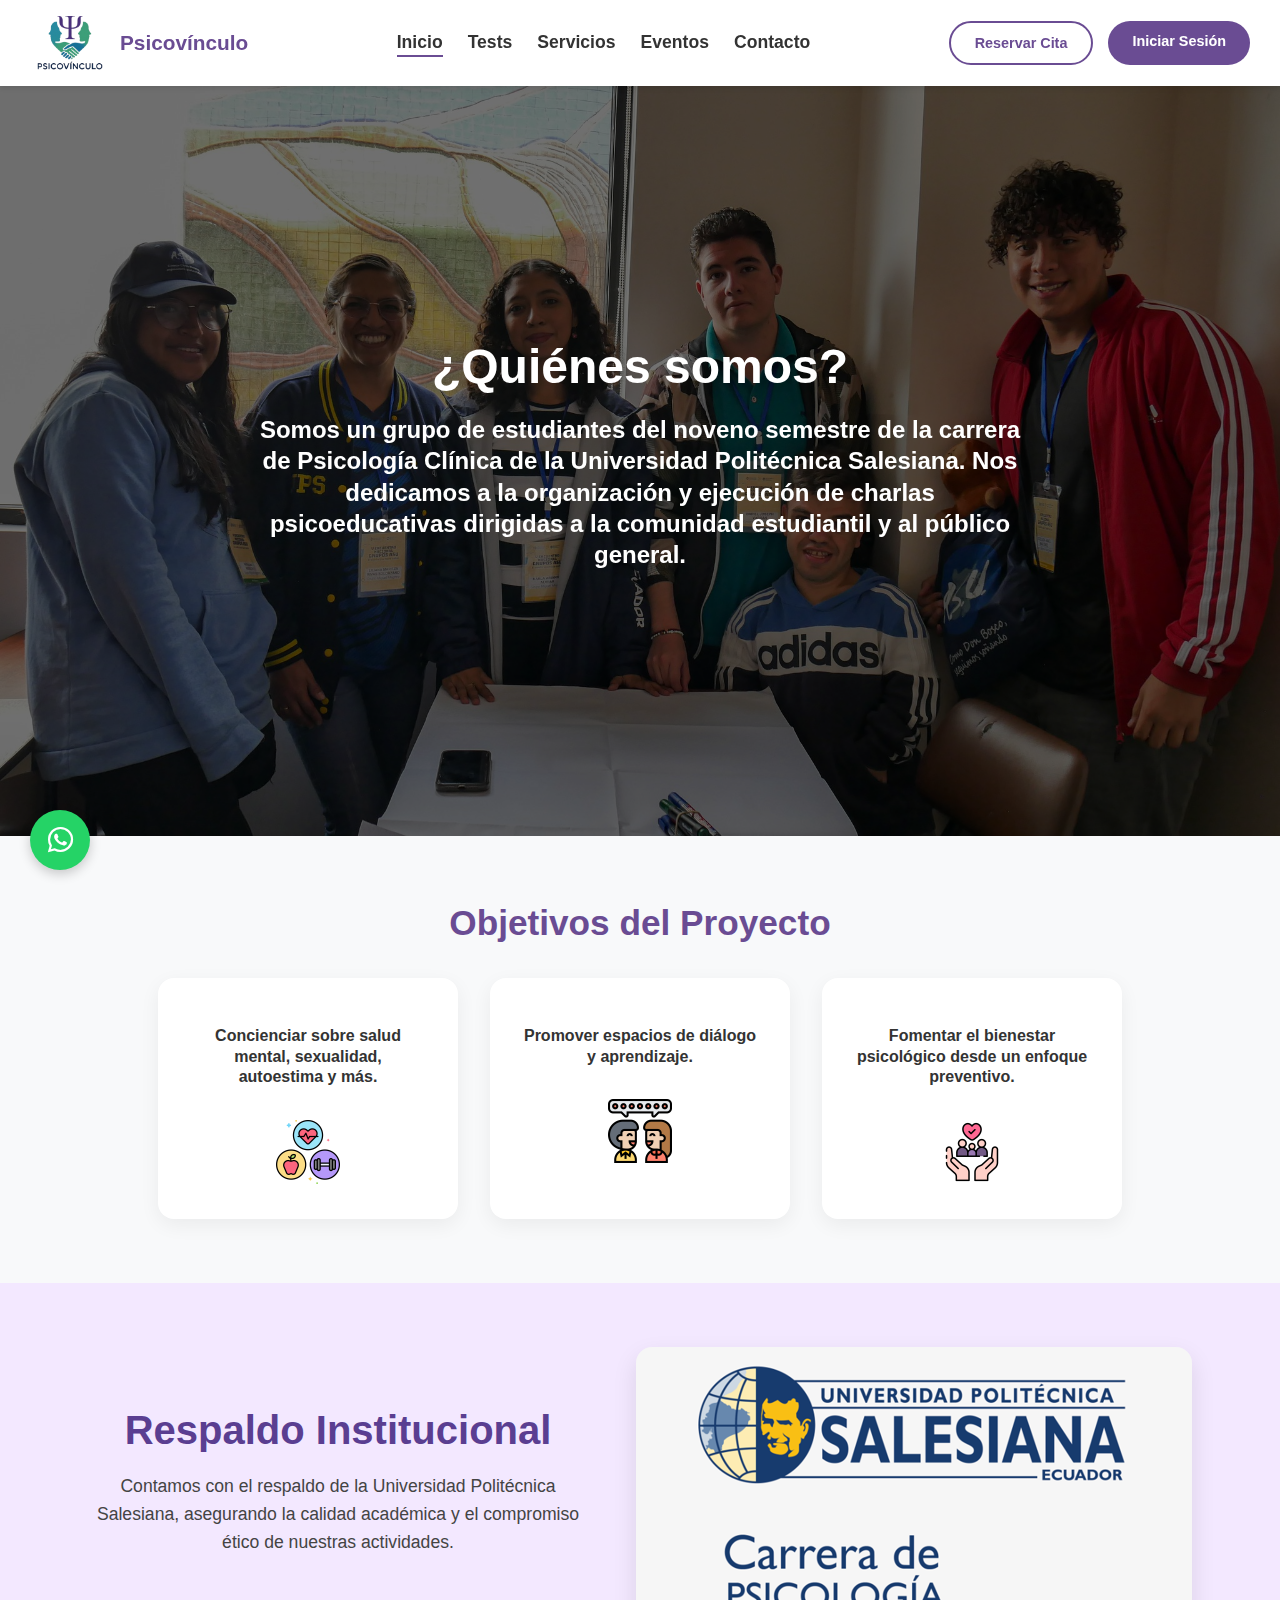
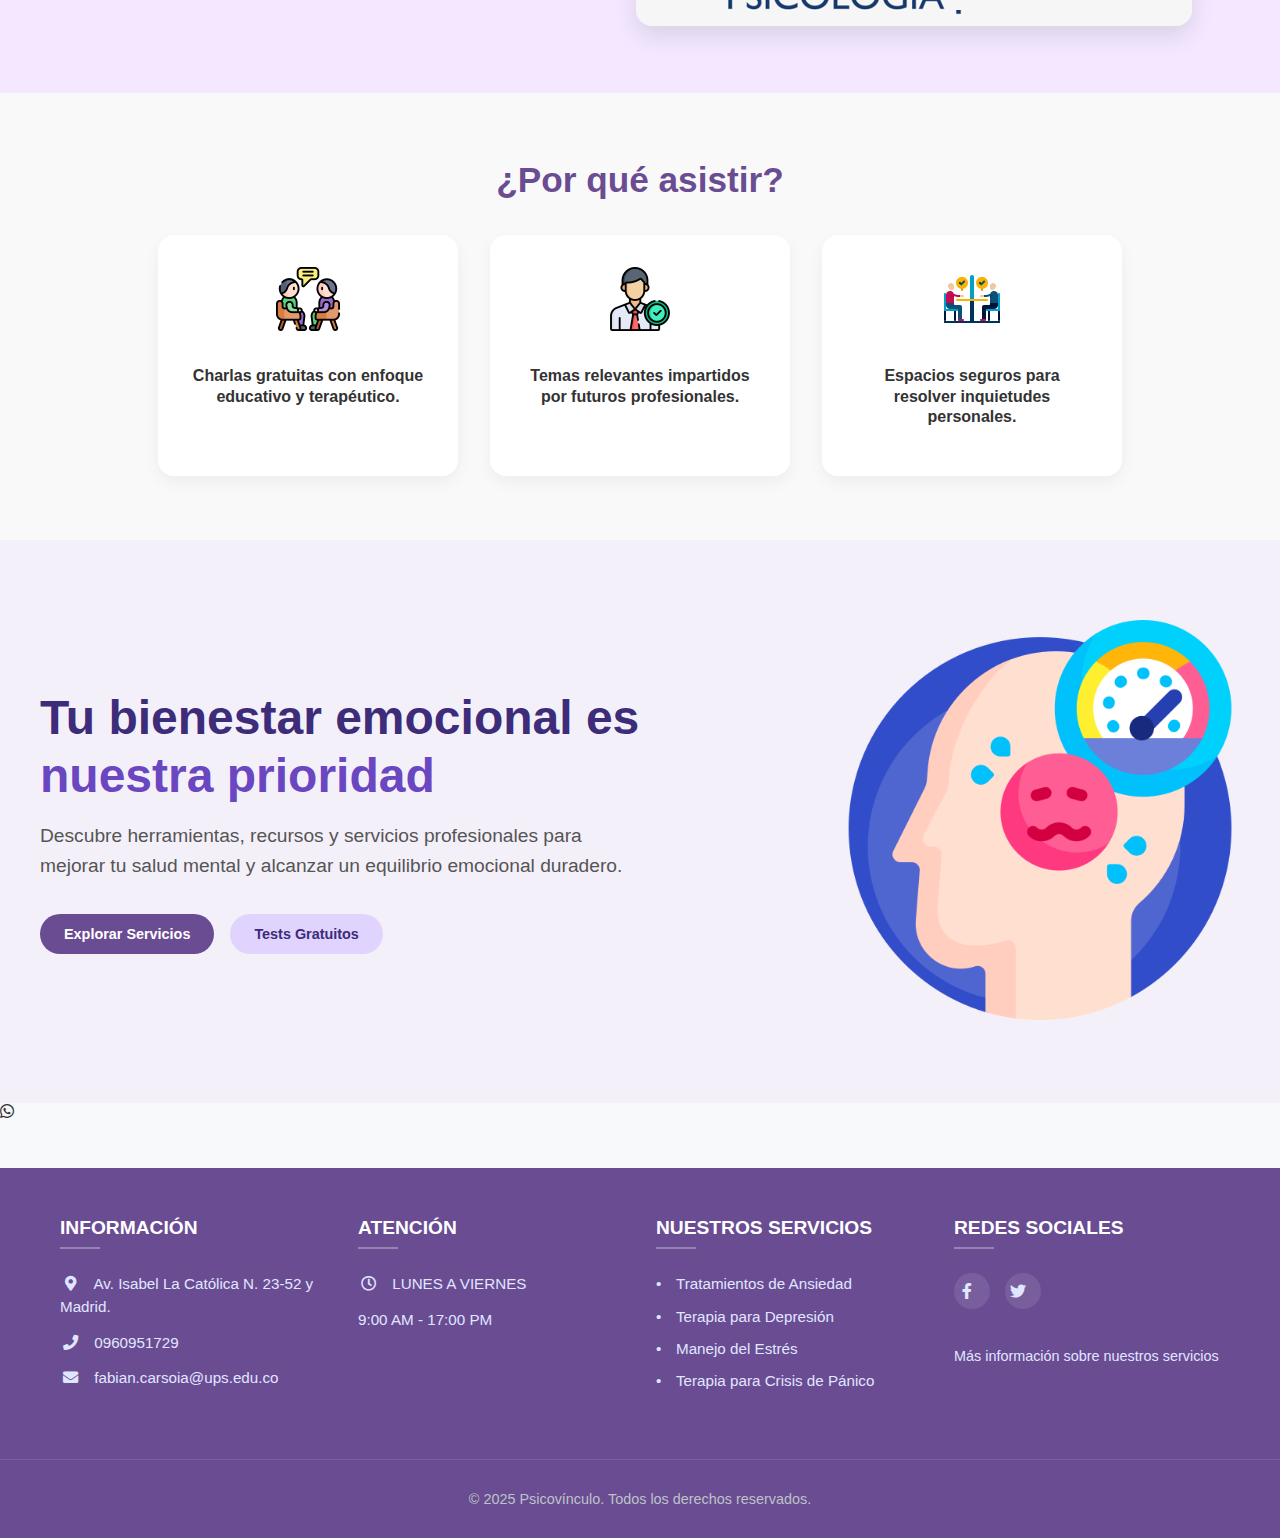
<file: index.html>
<!DOCTYPE html>
<html lang="es">

<head>
  <meta charset="UTF-8" />
  <meta name="viewport" content="width=device-width, initial-scale=1.0" />
  <title>Psivinculo - Servicios Psicológicos</title>
  <link href="css/index.css" rel="stylesheet" />
  <link href="https://fonts.googleapis.com/css2?family=Poppins:wght@300;400;600;700&display=swap" rel="stylesheet">
  <link rel="stylesheet" href="https://cdn.jsdelivr.net/npm/swiper@10/swiper-bundle.min.css" />
  <link rel="stylesheet" href="https://cdnjs.cloudflare.com/ajax/libs/font-awesome/5.15.4/css/all.min.css">
  <script src="https://cdn.jsdelivr.net/npm/swiper@10/swiper-bundle.min.js"></script>
</head>

<body>
  <header class="header">
    <nav class="navbar">
      <div class="logo">
        <img src="imagen/logo.png" alt="Psicovínculo" class="logo-psicovinculo" />
        <span>Psicovínculo</span>
      </div>
      <ul class="menu">
        <li><a class="active" href="#inicio">Inicio</a></li>
        <li><a href="test.html">Tests</a></li>
        <li> <a href="servicios.html">Servicios</a></li>
        <li><a href="eventos.html">Eventos</a></li>
        <li><a href="contacto.html">Contacto</a></li>
      </ul>
      <div class="auth-buttons">
        <a class="btn-outline btn" href="login.html">Reservar Cita</a>
        <a class="btn-primary btn" href="login.html">Iniciar Sesión</a>
      </div>
    </nav>
  </header>

  <section class="gallery-slider">
    <div class="swiper mySwiper">
      <div class="swiper-wrapper">
        <div class="swiper-slide"><img src="imagen/estudiantes.jpg" alt="Galería 1"></div>
        <div class="swiper-slide"><img src="imagen/estudiantes2.jpg" alt="Galería 2"></div>
        <div class="swiper-slide"><img src="imagen/estudiantes3.jpg" alt="Galería 3"></div>
      </div>
    </div>
    <div class="slider-overlay">
      <div class="overlay-content">
        <h2>¿Quiénes somos?</h2>
        <p>
        <h3>Somos un grupo de estudiantes del noveno semestre de la carrera de Psicología Clínica de la Universidad
          Politécnica Salesiana. Nos dedicamos a la organización y ejecución de charlas psicoeducativas dirigidas a la
          comunidad estudiantil y al público general.</h3>
        </p>
      </div>
    </div>
  </section>

  <section class="services-section">
    <div class="container">
      <h2 class="section-title" style="text-align: center;">Objetivos del Proyecto</h2>
      <div class="card-grid">
        <div class="info-card objetivo-card objetivo-1">
          <p>
          <h4>Concienciar sobre salud mental, sexualidad, autoestima y más.</h4>
          </p>
          <img src="imagen/estilo-de-vida-saludable.png" alt="Saludable" class="icon-img">
        </div>
        <div class="info-card objetivo-card objetivo-2">
          <p>
          <h4>Promover espacios de diálogo y aprendizaje.</h4>
          </p>
          <img src="imagen/dialogo.png" alt="Diálogo" class="icon-img">
        </div>
        <div class="info-card objetivo-card objetivo-3">
          <p>
          <h4>Fomentar el bienestar psicológico desde un enfoque preventivo.</h4>
          </p>
          <img src="imagen/secundario.png" alt="Bienestar" class="icon-img">
        </div>
      </div>
    </div>
  </section>


  <section class="respaldo-section">
    <div class="respaldo-container">
      <div class="respaldo-texto">
        <h2>Respaldo Institucional</h2>
        <p>Contamos con el respaldo de la Universidad Politécnica Salesiana, asegurando la calidad académica y el
          compromiso ético de nuestras actividades.</p>
      </div>
      <div class="respaldo-imagen">
        <img src="imagen/salesiana2.png" alt="Universidad Politécnica Salesiana">
      </div>
    </div>
  </section>



  <section class="porque-asistir-section">
    <div class="container">
      <h2 class="section-title">¿Por qué asistir?</h2>
      <div class="asistir-grid">
        <div class="asistir-card">
          <img src="imagen/terapia.png" alt="Terapia educativa">
          <p>
          <h4>Charlas gratuitas con enfoque educativo y terapéutico.</h4>
          </p>
        </div>
        <div class="asistir-card">
          <img src="imagen/profesional.png" alt="Profesionales">
          <p>
          <h4>Temas relevantes impartidos por futuros profesionales.</h4>
          </p>
        </div>
        <div class="asistir-card">
          <img src="imagen/espacio_seguro.png" alt="Espacio seguro">
          <p>
          <h4>Espacios seguros para resolver inquietudes personales.</h4>
          </p>
        </div>
      </div>
    </div>
  </section>

  <section class="hero" id="inicio">
    <div class="hero-container">
      <div class="hero-text">
        <h1>Tu bienestar emocional es<br><span>nuestra prioridad</span></h1>
        <p>Descubre herramientas, recursos y servicios profesionales para mejorar tu salud mental y alcanzar un
          equilibrio emocional duradero.</p>
        <div class="hero-buttons">
          <a class="btn btn-primary" href="#servicios.html">Explorar Servicios</a>
          <a class="btn btn-secondary" href="#tests.html">Tests Gratuitos</a>
        </div>
      </div>
      <div class="hero-image">
        <img src="imagen/bienestar_emocional.png" alt="Bienestar emocional">
      </div>
    </div>
  </section>

  <a class="whatsapp-btn" href="https://wa.me/593978123456">
    <i class="fab fa-whatsapp"></i>
  </a>

  <footer class="footer">
    <div class="footer-container">
        <div class="footer-section">
            <h3>INFORMACIÓN</h3>
            <p><i class="fas fa-map-marker-alt"></i> Av. Isabel La Católica N. 23-52 y Madrid.</p>
            <p><i class="fas fa-phone"></i> <a href="tel:0960951729">0960951729</a></p>
            <p><i class="fas fa-envelope"></i> <a href="mailto:fabian.carsoia@ups.edu.co">fabian.carsoia@ups.edu.co</a></p>
        </div>
        
        <div class="footer-section">
            <h3>ATENCIÓN</h3>
            <p><i class="far fa-clock"></i> LUNES A VIERNES</p>
            <p>9:00 AM - 17:00 PM</p>
        </div>
        
        <div class="footer-section">
            <h3>NUESTROS SERVICIOS</h3>
            <ul class="services-list">
                <li>Tratamientos de Ansiedad</li>
                <li>Terapia para Depresión</li>
                <li>Manejo del Estrés</li>
                <li>Terapia para Crisis de Pánico</li>
            </ul>
        </div>
        
        <div class="footer-section">
            <h3>REDES SOCIALES</h3>
            <div class="social-icons">
                <a href="#" class="social-icon"><i class="fab fa-facebook-f"></i></a>
                <a href="#" class="social-icon"><i class="fab fa-twitter"></i></a>
            </div>
            <div class="footer-link">
                <a href="servicios.html" target="_blank">
                    Más información sobre nuestros servicios
                </a>
            </div>
        </div>
    </div>
    
    <div class="footer-bottom">
        <p>&copy; 2025 Psicovínculo. Todos los derechos reservados.</p>
    </div>

    <!-- Botón flotante de WhatsApp -->
    <a href="https://wa.me/593960951729" class="whatsapp-float" target="_blank">
        <i class="fab fa-whatsapp whatsapp-icon"></i>
    </a>
</footer>
</body>
</html>
</file>
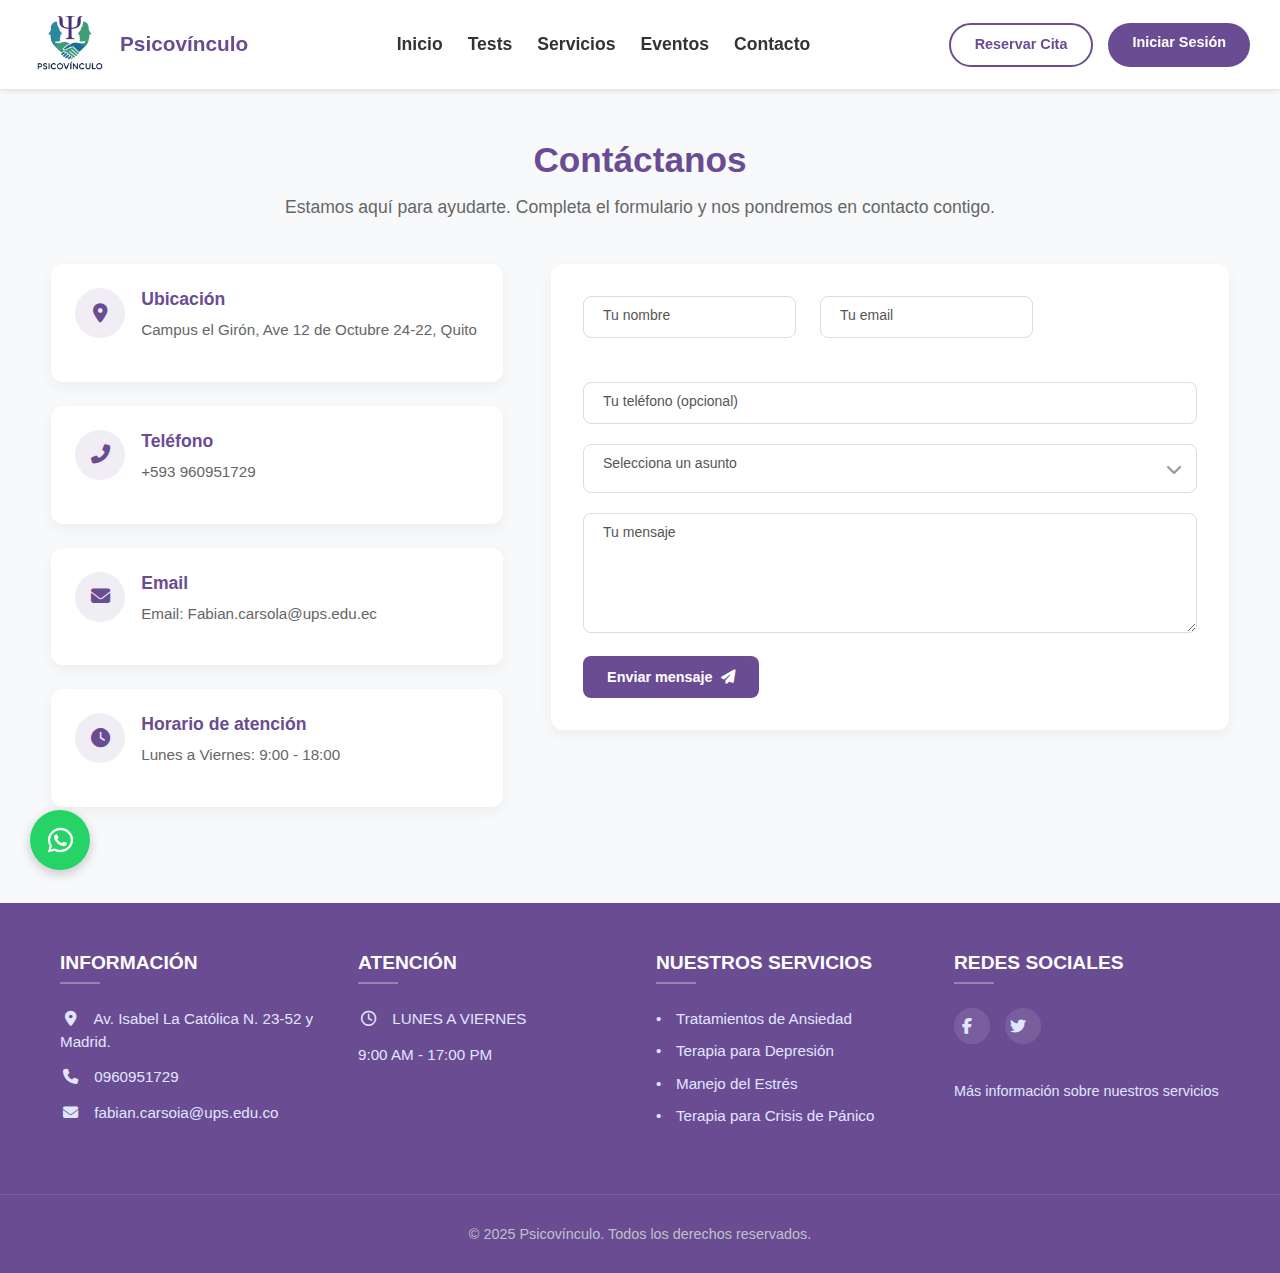
<file: contacto.html>
<!DOCTYPE html>
<html lang="es">

<head>
  <meta charset="UTF-8">
  <meta name="viewport" content="width=device-width, initial-scale=1.0">
  <title>Psivinculo - Servicios Psicológicos</title>
  <link rel="stylesheet" href="css/contacto.css">
  <link rel="stylesheet" href="https://cdnjs.cloudflare.com/ajax/libs/font-awesome/6.4.0/css/all.min.css">
  <link href="https://fonts.googleapis.com/css2?family=Montserrat:wght@300;400;500;600;700&display=swap"
    rel="stylesheet">
</head>

<body>
  <!-- Header -->
  <header class="header">
    <nav class="navbar">
      <div class="logo">
        <a href="index.html" class="logo-link">
          <img src="imagen/logo.png" class="logo-psicovinculo" alt="Psicovínculo">
        </a>
        <span>Psicovínculo</span>
      </div>
      <ul class="menu">
        <li><a href="index.php">Inicio</a></li>
        <li><a href="test.html">Tests</a></li>
        <li> <a href="servicios.html">Servicios</a></li>
        <li><a href="eventos.html">Eventos</a></li>
        <li><a href="contacto.html">Contacto</a></li>
      </ul>
      <div class="auth-buttons">
        <a class="btn-outline btn" href="login.html">Reservar Cita</a>
        <a class="btn-primary btn" href="login.html">Iniciar Sesión</a>
      </div>
    </nav>
  </header>
  <!-- Contact Section -->
  <section class="contact-section" id="contacto">
    <div class="container">
      <div class="section-header">
        <h2 class="section-title">Contáctanos</h2>
        <p class="section-subtitle">Estamos aquí para ayudarte. Completa el formulario y nos pondremos en contacto
          contigo.</p>
      </div>
      <div class="contact-container">
        <div class="contact-info">
          <div class="info-card">
            <div class="info-icon">
              <i class="fas fa-map-marker-alt"></i>
            </div>
            <div class="info-content">
              <h3>Ubicación</h3>
              <p>Campus el Girón, Ave 12 de Octubre 24-22, Quito</p>
            </div>
          </div>

          <div class="info-card">
            <div class="info-icon">
              <i class="fas fa-phone-alt"></i>
            </div>
            <div class="info-content">
              <h3>Teléfono</h3>
              <p>+593 960951729</p>
            </div>
          </div>
          <div class="info-card">
            <div class="info-icon">
              <i class="fas fa-envelope"></i>
            </div>
            <div class="info-content">
              <h3>Email</h3>
              <p>Email: Fabian.carsola@ups.edu.ec</p>
            </div>
          </div>
          <div class="info-card">
            <div class="info-icon">
              <i class="fas fa-clock"></i>
            </div>
            <div class="info-content">
              <h3>Horario de atención</h3>
              <p>Lunes a Viernes: 9:00 - 18:00</p>
            </div>
          </div>
        </div>
        <div class="contact-form">
          <form action="#" class="modern-form" method="post">
            <div class="form-row">
              <div class="form-group">
                <input id="nombre" name="nombre" placeholder=" " required type="text" />
                <label for="nombre">Tu nombre</label>
              </div>
              <div class="form-group">
                <input id="email" name="email" placeholder=" " required type="email" />
                <label for="email">Tu email</label>
              </div>
            </div>

            <div class="form-group">
              <input id="telefono" name="telefono" placeholder=" " type="tel" />
              <label for="telefono">Tu teléfono (opcional)</label>
            </div>

            <div class="form-group select-wrapper">
              <select id="asunto" name="asunto" required>
                <option disabled selected value=""></option>
                <option value="consulta">Consulta general</option>
                <option value="cita">Solicitar cita</option>
                <option value="evento">Información sobre eventos</option>
                <option value="otro">Otro</option>
              </select>
              <label for="asunto">Selecciona un asunto</label>
            </div>

            <div class="form-group">
              <textarea id="mensaje" name="mensaje" placeholder=" " required></textarea>
              <label for="mensaje">Tu mensaje</label>
            </div>
            <button class="btn btn-primary btn-submit" type="submit">
              <span>Enviar mensaje</span>
              <i class="fas fa-paper-plane"></i>
            </button>
          </form>
        </div>
      </div>
    </div>
  </section>

  </div>
  </section>

  <!-- Footer -->
  <footer class="footer">
    <div class="footer-container">
        <div class="footer-section">
            <h3>INFORMACIÓN</h3>
            <p><i class="fas fa-map-marker-alt"></i> Av. Isabel La Católica N. 23-52 y Madrid.</p>
            <p><i class="fas fa-phone"></i> <a href="tel:0960951729">0960951729</a></p>
            <p><i class="fas fa-envelope"></i> <a href="mailto:fabian.carsoia@ups.edu.co">fabian.carsoia@ups.edu.co</a></p>
        </div>
        
        <div class="footer-section">
            <h3>ATENCIÓN</h3>
            <p><i class="far fa-clock"></i> LUNES A VIERNES</p>
            <p>9:00 AM - 17:00 PM</p>
        </div>
        
        <div class="footer-section">
            <h3>NUESTROS SERVICIOS</h3>
            <ul class="services-list">
                <li>Tratamientos de Ansiedad</li>
                <li>Terapia para Depresión</li>
                <li>Manejo del Estrés</li>
                <li>Terapia para Crisis de Pánico</li>
            </ul>
        </div>
        
        <div class="footer-section">
            <h3>REDES SOCIALES</h3>
            <div class="social-icons">
                <a href="#" class="social-icon"><i class="fab fa-facebook-f"></i></a>
                <a href="#" class="social-icon"><i class="fab fa-twitter"></i></a>
            </div>
            <div class="footer-link">
                <a href="servicios.html" target="_blank">
                    Más información sobre nuestros servicios
                </a>
            </div>
        </div>
    </div>
    
    <div class="footer-bottom">
        <p>&copy; 2025 Psicovínculo. Todos los derechos reservados.</p>
    </div>

    <!-- Botón flotante de WhatsApp -->
    <a href="https://wa.me/593960951729" class="whatsapp-float" target="_blank">
        <i class="fab fa-whatsapp whatsapp-icon"></i>
    </a>
</footer>
</body>

</html>
</file>
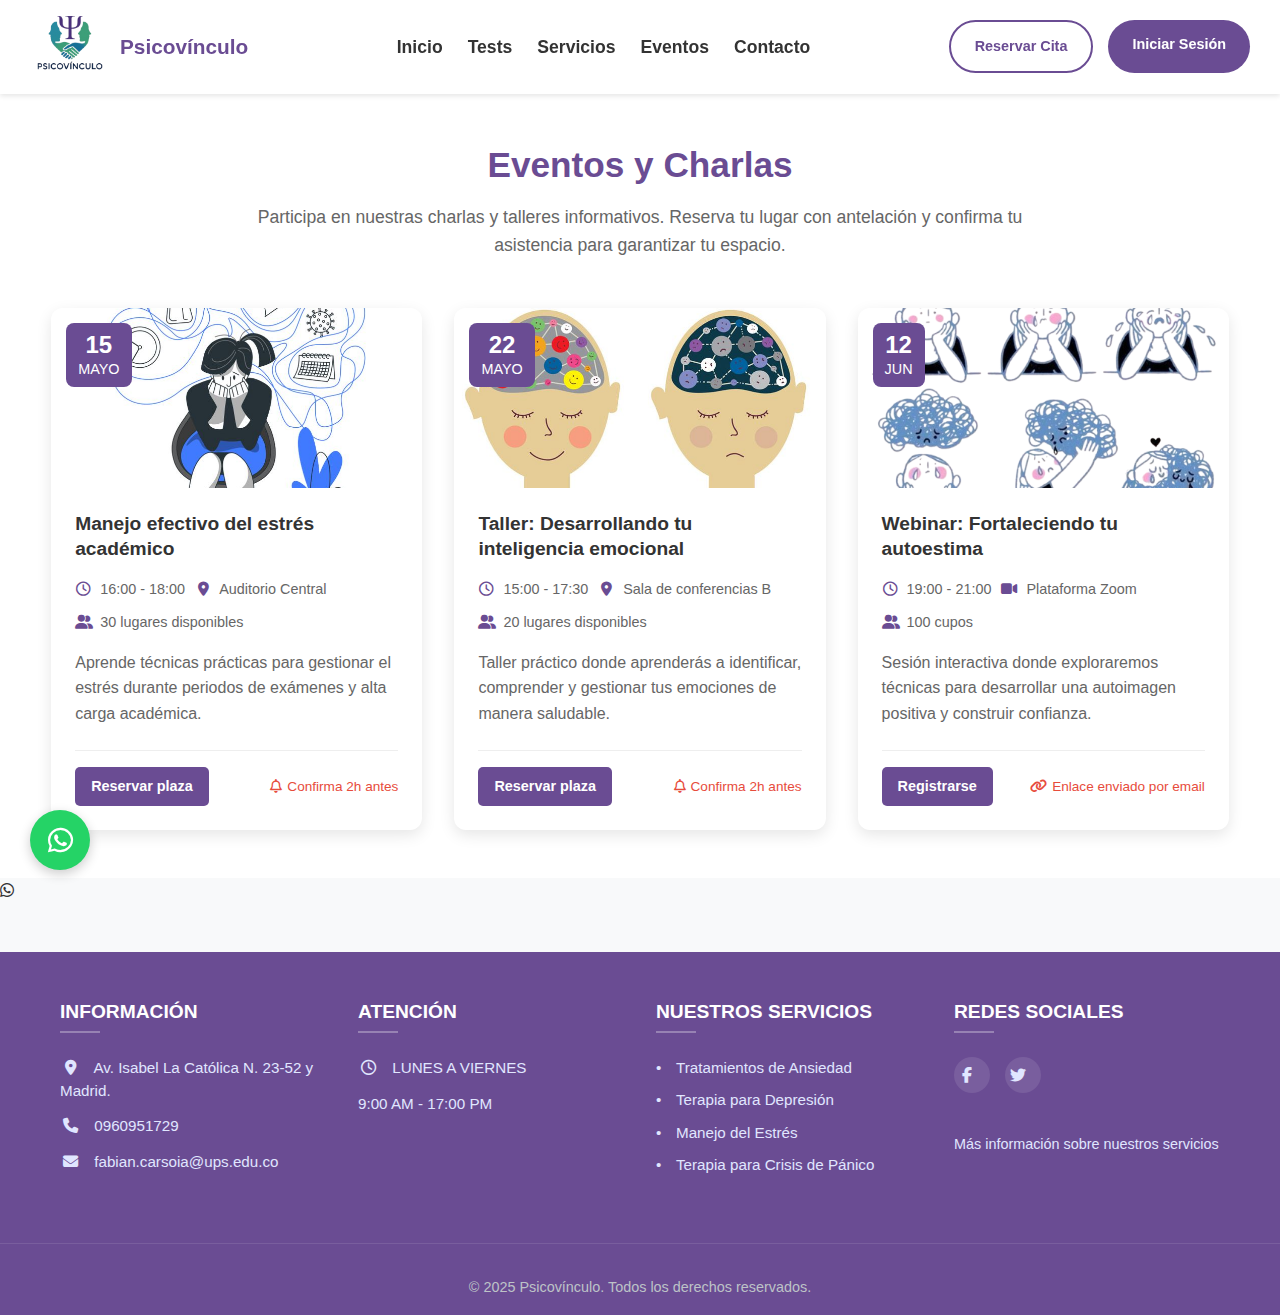
<file: eventos.html>
<!DOCTYPE html>
<html lang="es">

<head>
    <meta charset="UTF-8">
    <meta name="viewport" content="width=device-width, initial-scale=1.0">
    <title>Psivinculo - Servicios Psicológicos</title>
    <link rel="stylesheet" href="css/eventos.css">
    <link rel="stylesheet" href="https://cdnjs.cloudflare.com/ajax/libs/font-awesome/6.4.0/css/all.min.css">
    <link href="https://fonts.googleapis.com/css2?family=Montserrat:wght@300;400;500;600;700&display=swap"
        rel="stylesheet">
</head>

<body>
    <!-- Header -->
    <header class="header">
        <nav class="navbar">
            <div class="logo">
                <a href="index.html" class="logo-link">
                    <img src="imagen/logo.png" class="logo-psicovinculo" alt="Psicovínculo">
                </a>
                <span>Psicovínculo</span>
            </div>
            <ul class="menu">
                <li><a href="index.html">Inicio</a></li>
                <li><a href="test.html">Tests</a></li>
                <li> <a href="servicios.html">Servicios</a></li>
                <li><a href="eventos.html">Eventos</a></li>
                <li><a href="contacto.html">Contacto</a></li>
            </ul>
            <div class="auth-buttons">
                <a class="btn-outline btn" href="login.html">Reservar Cita</a>
                <a class="btn-primary btn" href="login.html">Iniciar Sesión</a>
            </div>
        </nav>
    </header>

    <!-- Events Registration Section -->
    <section class="eventos-section" id="eventos">
        <div class="container">
            <div class="section-header">
                <h2 class="section-title">Eventos y Charlas</h2>
                <p class="section-subtitle">Participa en nuestras charlas y talleres informativos. Reserva tu lugar con
                    antelación y confirma tu asistencia para garantizar tu espacio.</p>
            </div>
            <div class="eventos-container">
                <div class="evento-card">
                    <div class="evento-imagen">
                        <img alt="Charla sobre manejo de estrés" src="imagen/charla_estres.jpg" />
                        <div class="evento-fecha">
                            <span class="dia">15</span>
                            <span class="mes">Mayo</span>
                        </div>
                    </div>
                    <div class="evento-info">
                        <h3>Manejo efectivo del estrés académico</h3>
                        <div class="evento-detalles">
                            <span><i class="far fa-clock"></i> 16:00 - 18:00</span>
                            <span><i class="fas fa-map-marker-alt"></i> Auditorio Central</span>
                            <span><i class="fas fa-user-friends"></i> 30 lugares disponibles</span>
                        </div>
                        <p>Aprende técnicas prácticas para gestionar el estrés durante periodos de exámenes y alta carga
                            académica.</p>
                        <div class="evento-acciones">
                            <a class="btn" href="reservar-evento.html">Reservar plaza</a>
                            <span class="recordatorio"><i class="far fa-bell"></i> Confirma 2h antes</span>
                        </div>
                    </div>
                </div>
                <div class="evento-card">
                    <div class="evento-imagen">
                        <img alt="Taller de inteligencia emocional" src="imagen/inteligencia_emocional.jpg" />
                        <div class="evento-fecha">
                            <span class="dia">22</span>
                            <span class="mes">Mayo</span>
                        </div>
                    </div>
                    <div class="evento-info">
                        <h3>Taller: Desarrollando tu inteligencia emocional</h3>
                        <div class="evento-detalles">
                            <span><i class="far fa-clock"></i> 15:00 - 17:30</span>
                            <span><i class="fas fa-map-marker-alt"></i> Sala de conferencias B</span>
                            <span><i class="fas fa-user-friends"></i> 20 lugares disponibles</span>
                        </div>
                        <p>Taller práctico donde aprenderás a identificar, comprender y gestionar tus emociones de
                            manera saludable.</p>
                        <div class="evento-acciones">
                            <a class="btn" href="reservar-evento.html">Reservar plaza</a>
                            <span class="recordatorio"><i class="far fa-bell"></i> Confirma 2h antes</span>
                        </div>
                    </div>
                </div>
                <div class="evento-card">
                    <div class="evento-imagen">
                        <img alt="Webinar sobre autoestima" src="imagen/autoestima.png" />
                        <div class="evento-fecha">
                            <span class="dia">12</span>
                            <span class="mes">Jun</span>
                        </div>
                        <span class="evento-online">Online</span>
                    </div>
                    <div class="evento-info">
                        <h3>Webinar: Fortaleciendo tu autoestima</h3>
                        <div class="evento-detalles">
                            <span><i class="far fa-clock"></i> 19:00 - 21:00</span>
                            <span><i class="fas fa-video"></i> Plataforma Zoom</span>
                            <span><i class="fas fa-user-friends"></i> 100 cupos</span>
                        </div>
                        <p>Sesión interactiva donde exploraremos técnicas para desarrollar una autoimagen positiva y
                            construir confianza.</p>
                        <div class="evento-acciones">
                            <a class="btn" href="reservar-evento.html">Registrarse</a>
                            <span class="recordatorio"><i class="fas fa-link"></i> Enlace enviado por email</span>
                        </div>
                    </div>
                </div>
            </div>
        </div>
    </section>


    <!-- WhatsApp Button -->
    <a href="https://wa.me/593978123456" class="whatsapp-btn">
        <i class="fab fa-whatsapp"></i>
    </a>

    <!-- Footer -->
  <footer class="footer">
    <div class="footer-container">
        <div class="footer-section">
            <h3>INFORMACIÓN</h3>
            <p><i class="fas fa-map-marker-alt"></i> Av. Isabel La Católica N. 23-52 y Madrid.</p>
            <p><i class="fas fa-phone"></i> <a href="tel:0960951729">0960951729</a></p>
            <p><i class="fas fa-envelope"></i> <a href="mailto:fabian.carsoia@ups.edu.co">fabian.carsoia@ups.edu.co</a></p>
        </div>
        
        <div class="footer-section">
            <h3>ATENCIÓN</h3>
            <p><i class="far fa-clock"></i> LUNES A VIERNES</p>
            <p>9:00 AM - 17:00 PM</p>
        </div>
        
        <div class="footer-section">
            <h3>NUESTROS SERVICIOS</h3>
            <ul class="services-list">
                <li>Tratamientos de Ansiedad</li>
                <li>Terapia para Depresión</li>
                <li>Manejo del Estrés</li>
                <li>Terapia para Crisis de Pánico</li>
            </ul>
        </div>
        
        <div class="footer-section">
            <h3>REDES SOCIALES</h3>
            <div class="social-icons">
                <a href="#" class="social-icon"><i class="fab fa-facebook-f"></i></a>
                <a href="#" class="social-icon"><i class="fab fa-twitter"></i></a>
            </div>
            <div class="footer-link">
                <a href="servicios.html" target="_blank">
                    Más información sobre nuestros servicios
                </a>
            </div>
        </div>
    </div>
    
    <div class="footer-bottom">
        <p>&copy; 2025 Psicovínculo. Todos los derechos reservados.</p>
    </div>

    <!-- Botón flotante de WhatsApp -->
    <a href="https://wa.me/593960951729" class="whatsapp-float" target="_blank">
        <i class="fab fa-whatsapp whatsapp-icon"></i>
    </a>
</footer>
</body>
</html>
</file>
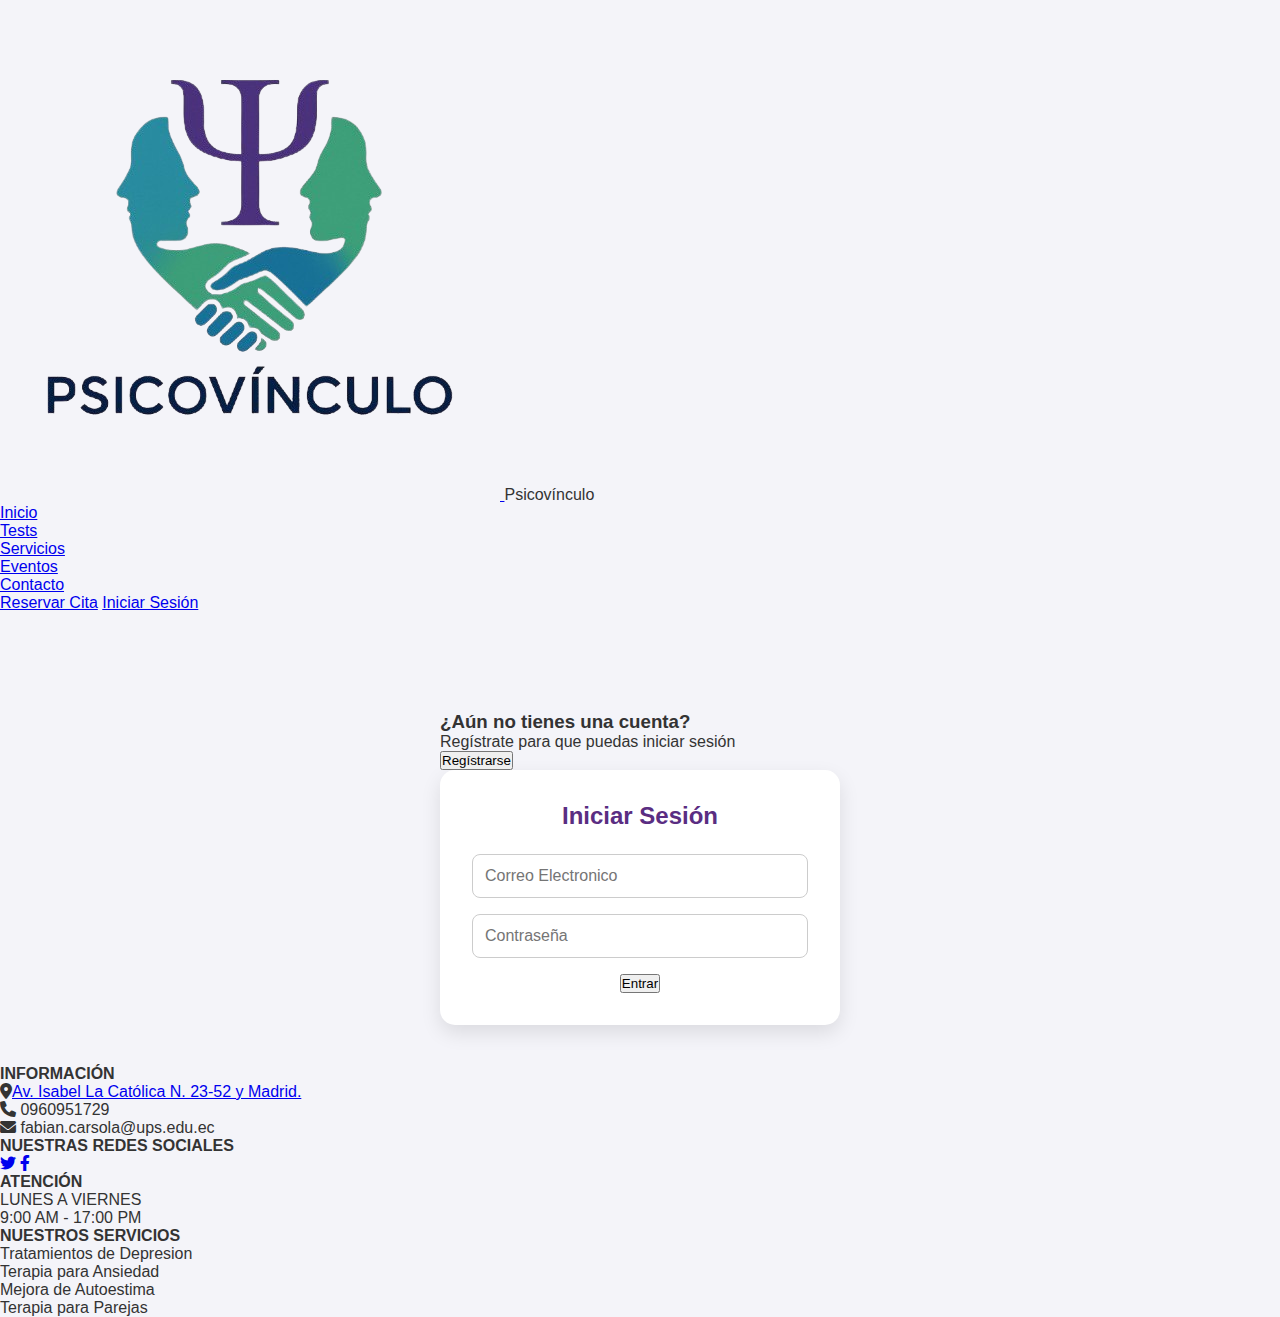
<file: login.html>
<!DOCTYPE html>
<html lang="es">

<head>
    <meta charset="UTF-8">
    <meta name="viewport" content="width=device-width, initial-scale=1.0">
    <title>Iniciar sesión - Psicovínculo</title>
    <link rel="stylesheet" href="css/login.css">
    <link rel="stylesheet" href="https://cdnjs.cloudflare.com/ajax/libs/font-awesome/6.0.0/css/all.min.css">
</head>

<body>
    <!-- Barra de navegación -->
    <header class="header">
        <nav class="navbar">
            <div class="logo">
                <a href="index.html" class="logo-link">
                    <img src="imagen/logo.png" class="logo-psicovinculo" alt="Psicovínculo">
                </a>
                <span>Psicovínculo</span>
            </div>
            <ul class="menu">
                <li><a href="index.html">Inicio</a></li>
                <li><a href="test.html">Tests</a></li>
                <li> <a href="servicios.html">Servicios</a></li>
                <li><a href="eventos.html">Eventos</a></li>
                <li><a href="contacto.html">Contacto</a></li>
            </ul>
            <div class="auth-buttons">
                <a class="btn-outline btn" href="login.html">Reservar Cita</a>
                <a class="btn-primary btn" href="login.html">Iniciar Sesión</a>
            </div>
        </nav>
    </header>

    <!-- Página de login dividida en dos -->
    <div id="tservicios" class="contenedor">
        <div class="contenedor__todo">
            <div class="caja__trasera">
                <div class="caja__trasera-login">
                    <h3>¿Ya tienes una cuenta?</h3>
                    <p>Inicia sesión para entrar en la página</p>
                    <button id="btn__iniciar-sesion">Iniciar Sesión</button>
                </div>
                <div class="caja__trasera-register">
                    <h3>¿Aún no tienes una cuenta?</h3>
                    <p>Regístrate para que puedas iniciar sesión</p>
                    <button id="btn__registrarse">Regístrarse</button>
                </div>
            </div>
            <div class="contenedor__login-register">
                <!--Formulario de Login-->
                <form action="" method="POST" class="formulario__login">
                    <h2>Iniciar Sesión</h2>
                    <input type="text" placeholder="Correo Electronico" name="correo" required>
                    <input type="password" placeholder="Contraseña" name="pass" required>
                    <button>Entrar</button>
                </form>
                <!--Formulario de Registro-->
                <form action="registro.htm" method="POST" class="formulario__register">
                    <h2>Regístrarse</h2>
                    <input type="text" placeholder="Nombre" name="nombre" required>
                    <input type="text" placeholder="Apellidos" name="apellidos" required>
                    <input type="email" placeholder="Correo Electrónico" name="correo" required>
                    <input type="password" placeholder="Contraseña" name="pass" required>
                    <input type="text" placeholder="Teléfono (opcional)" name="telefono">
                    <button type="submit">Regístrarse</button>
                </form>
            </div>
        </div>
    </div>

    <footer class="footer">
        <div class="container">
            <div class="footer-info">
                <h4>INFORMACIÓN</h4>
                <p><i class="fas fa-map-marker-alt"></i><a href="https://maps.app.goo.gl/CJ5V1qExnY63Y8Xn7"
                        target="_blank">Av.
                        Isabel La Católica N. 23-52 y Madrid.</a></p>
                <p><i class="fas fa-phone"></i> 0960951729</p>
                <p><i class="fas fa-envelope"></i> fabian.carsola@ups.edu.ec</p>
            </div>

            <div class="footer-social">
                <h4>NUESTRAS REDES SOCIALES</h4>
                <div class="social-media">
                    <a href="#"><i class="fab fa-twitter"></i></a>
                    <a href="#"><i class="fab fa-facebook-f"></i></a>
                </div>
            </div>

            <div class="footer-attention">
                <h4>ATENCIÓN</h4>
                <p>LUNES A VIERNES</p>
                <p>9:00 AM - 17:00 PM</p>
            </div>

            <div class="footer-newsletter">


                <h4>NUESTROS SERVICIOS</h4>
                <p class="hover-levanta">Tratamientos de Depresion</p>
                <p class="hover-levanta">Terapia para Ansiedad</p>
                <p class="hover-levanta">Mejora de Autoestima</p>
                <p class="hover-levanta">Terapia para Parejas</p>
            </div>
        </div>

    </footer>
    <script src="js/iniciar.js"></script>
</body>

</html>
</file>
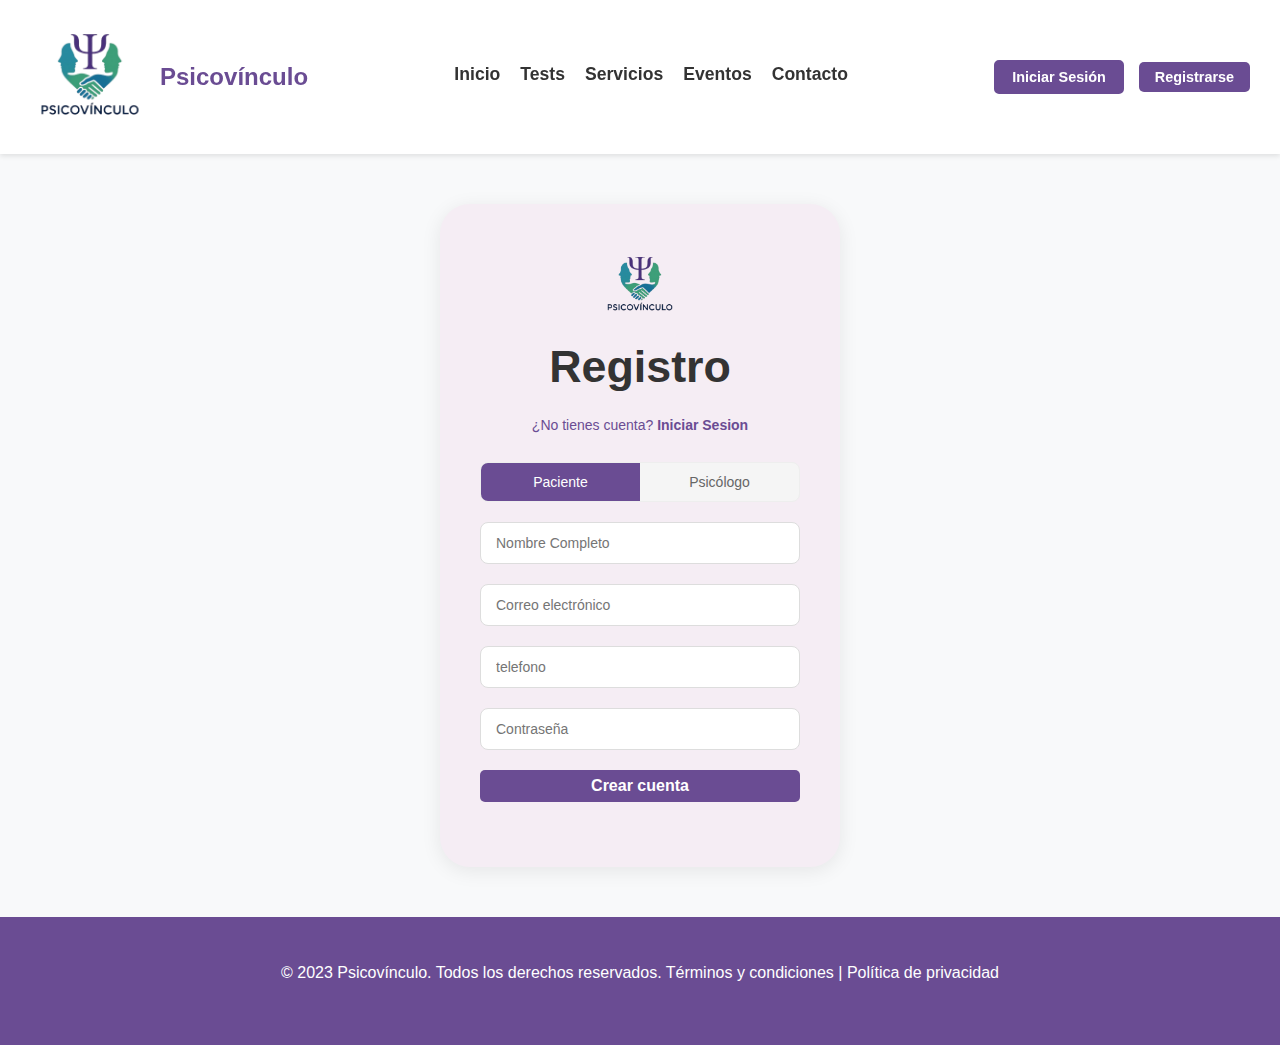
<file: registro.html>
<!DOCTYPE html>
<html lang="es">

<head>
    <meta charset="UTF-8">
    <meta name="viewport" content="width=device-width, initial-scale=1.0">
    <title>Iniciar sesión - Psicovínculo</title>
    <link rel="stylesheet" href="styles.css">
    <link rel="stylesheet" href="https://cdnjs.cloudflare.com/ajax/libs/font-awesome/6.0.0/css/all.min.css">


</head>

<body>
    <!-- Barra de navegación -->
    <header class="header">
        <nav class="navbar">
            <div class="logo">
                <a href="index.html" class="logo-link">
                    <img src="imagen/logo.png" class="logo-img" alt="Psicovínculo">
                </a>
                <span>Psicovínculo</span>
            </div>
            <ul class="menu">
                <a href="index.html">Inicio</a>
                <li><a href="#">Tests</a></li>
                <li><a href="#">Servicios</a></li>
                <li><a href="#">Eventos</a></li>
                <li><a href="#">Contacto</a></li>
            </ul>
            <div class="auth-buttons">
                <a href="login.html" class="btn-outline btn">Iniciar Sesión</a>
                <a href="registro.html" class="btn-primary btn">Registrarse</a>
            </div>
        </nav>
    </header>

    <!-- Contenedor de login -->
    <div class="login-container">
        <div class="login-logo">
            <img src="imagen/logo.png" alt="Psicovínculo">
            <h1>Registro</h1>
            <p class="switch-text">¿No tienes cuenta? <a href="login.html">Iniciar Sesion</a></p>
        </div>

        <!-- Selector de tipo de usuario -->
        <div class="user-type-selector">
            <div class="user-type active" data-type="paciente">Paciente</div>
            <div class="user-type" data-type="psicologo">Psicólogo</div>
        </div>

        <form id="loginForm" action="procesar-login.php" method="post">
            <!-- Campo oculto para tipo de usuario -->
            <input type="hidden" name="user_type" id="userType" value="paciente">

            <div class="form-group">
                <input type="nombre_completo" id="nombre_completo" name="nombre_completo" placeholder="Nombre Completo"
                    required>
            </div>

            <div class="form-group">
                <input type="email" id="email" name="email" placeholder="Correo electrónico" required>
            </div>

            <div class="form-group">
                <input type="telefono" id="telefono" name="telefono" placeholder="telefono" required>
            </div>


            <div class="form-group">
                <input type="password" id="password" name="password" placeholder="Contraseña" required>
            </div>

             <!-- Botón secundario -->
             <a href="login.html" class="btn btn-login">Crear cuenta</a>


        
        </form>
    </div>

    <footer class="footer">
        <p>© 2023 Psicovínculo. Todos los derechos reservados. <a href="#">Términos y condiciones</a> | <a
                href="#">Política de privacidad</a></p>
    </footer>

    <script>
        // Manejar selección de tipo de usuario
        document.querySelectorAll('.user-type').forEach(type => {
            type.addEventListener('click', function () {
                // Remover clase active de todos
                document.querySelectorAll('.user-type').forEach(t => {
                    t.classList.remove('active');
                });

                // Agregar clase active al seleccionado
                this.classList.add('active');

                // Actualizar campo oculto
                document.getElementById('userType').value = this.dataset.type;

                // Cambiar texto del botón según tipo de usuario
                const btnLogin = document.querySelector('.btn-login');
                if (this.dataset.type === 'psicologo') {
                    btnLogin.textContent = 'Ingresar como Psicólogo';
                } else {
                    btnLogin.textContent = 'Ingresar';
                }
            });
        });
    </script>
</body>

</html>
</file>
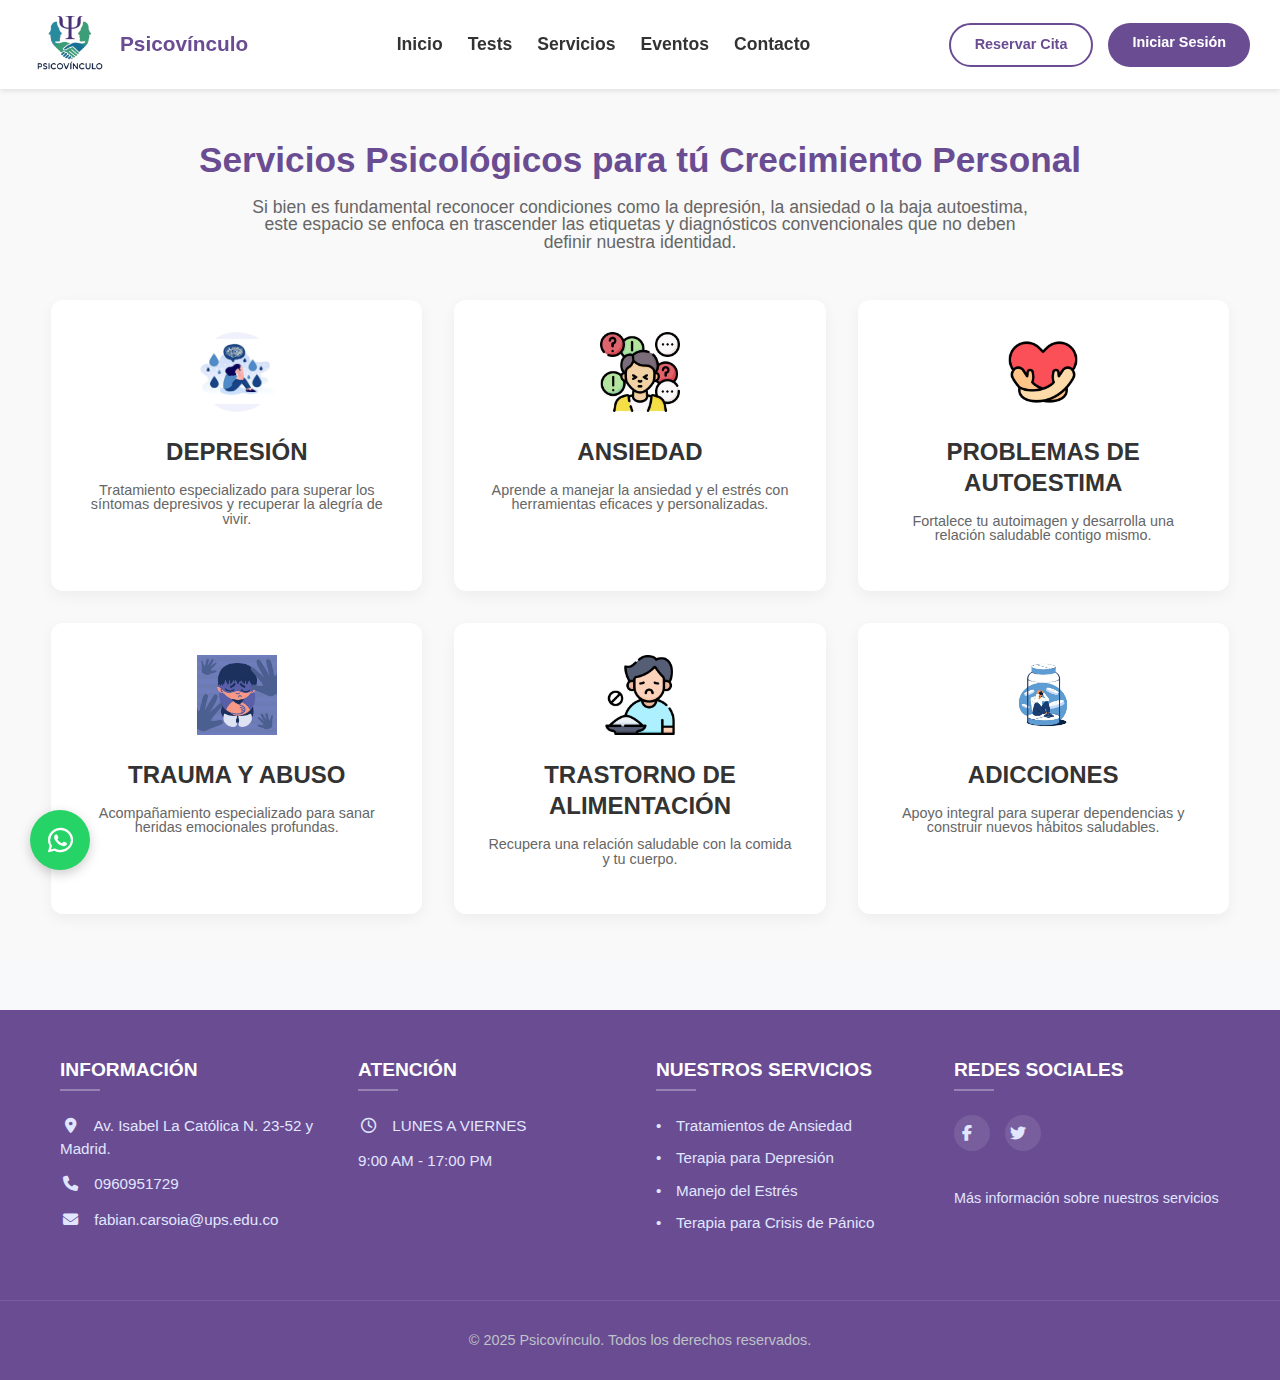
<file: servicios.html>
<!DOCTYPE html>
<html lang="es">

<head>
    <meta charset="UTF-8">
    <meta name="viewport" content="width=device-width, initial-scale=1.0">
    <title>Psicovínculo - Servicios Psicológicos</title>
    <link rel="stylesheet" href="css/servicio.css">
    <link rel="stylesheet" href="https://cdnjs.cloudflare.com/ajax/libs/font-awesome/6.4.0/css/all.min.css">
    <link href="https://fonts.googleapis.com/css2?family=Montserrat:wght@300;400;500;600;700&display=swap"
        rel="stylesheet">
</head>

<body>
    <!-- Header -->
    <header class="header">
        <nav class="navbar">
            <div class="logo">
                <a href="index.html" class="logo-link">
                    <img src="imagen/logo.png" class="logo-psicovinculo" alt="Psicovínculo">
                </a>
                <span>Psicovínculo</span>
            </div>
            <ul class="menu">
                <li><a href="index.php">Inicio</a></li>
                <li><a href="test.html">Tests</a></li>
                <li> <a href="servicios.html">Servicios</a></li>
                <li><a href="eventos.html">Eventos</a></li>
                <li><a href="contacto.html">Contacto</a></li>
            </ul>
            <div class="auth-buttons">
                <a class="btn-outline btn" href="login.html">Reservar Cita</a>
                <a class="btn-primary btn" href="login.html">Iniciar Sesión</a>
            </div>
        </nav>
    </header>

    <!-- Services Section -->
    <section class="services-section" id="servicios">
        <div class="container">
            <div class="section-header">
                <h2 class="section-title">Servicios Psicológicos para tú Crecimiento Personal</h2>
                <p class="section-subtitle">
                    Si bien es fundamental reconocer condiciones como la depresión, la ansiedad o la baja autoestima,
                    este espacio se enfoca en trascender las etiquetas y diagnósticos convencionales que no deben
                    definir nuestra identidad.
                </p>
            </div>
            <div class="services-container">
                <a class="service-card" href="servicio-depresion.html">
                    <div class="service-icon">
                        <img alt="Icono de depresión" src="imagen/depresion.jpg" />
                    </div>
                    <h3>DEPRESIÓN</h3>
                    <p>Tratamiento especializado para superar los síntomas depresivos y recuperar la alegría de vivir.
                    </p>
                </a>
                <a class="service-card" href="servicio-ansiedad.html">
                    <div class="service-icon">
                        <img alt="Icono de ansiedad" src="imagen/icono_ansiedad.jpg" />
                    </div>
                    <h3>ANSIEDAD</h3>
                    <p>Aprende a manejar la ansiedad y el estrés con herramientas eficaces y personalizadas.</p>
                </a>
                <a class="service-card" href="servicio-autoestima.html">
                    <div class="service-icon">
                        <img alt="Icono de autoestima" src="imagen/icono_autoestima.jpg" />
                    </div>
                    <h3>PROBLEMAS DE AUTOESTIMA</h3>
                    <p>Fortalece tu autoimagen y desarrolla una relación saludable contigo mismo.</p>
                </a>
                <a class="service-card" href="servicio-trauma.html">
                    <div class="service-icon">
                        <img alt="Icono de trauma y abuso" src="imagen/icono_traumayabuso.jpg" />
                    </div>
                    <h3>TRAUMA Y ABUSO</h3>
                    <p>Acompañamiento especializado para sanar heridas emocionales profundas.</p>
                </a>
                <a class="service-card" href="servicio-alimentacion.html">
                    <div class="service-icon">
                        <img alt="Icono de trastorno de alimentación" src="imagen/icono_trastornoalimenticio.jpg" />
                    </div>
                    <h3>TRASTORNO DE ALIMENTACIÓN</h3>
                    <p>Recupera una relación saludable con la comida y tu cuerpo.</p>
                </a>
                <a class="service-card" href="servicio-adicciones.html">
                    <div class="service-icon">
                        <img alt="Icono de adicciones" src="imagen/icono_adicciones.jpg" />
                    </div>
                    <h3>ADICCIONES</h3>
                    <p>Apoyo integral para superar dependencias y construir nuevos hábitos saludables.</p>
                </a>
            </div>

        </div>
    </section>

  <!-- FOOTERRR -->

    <footer class="footer">
    <div class="footer-container">
        <div class="footer-section">
            <h3>INFORMACIÓN</h3>
            <p><i class="fas fa-map-marker-alt"></i> Av. Isabel La Católica N. 23-52 y Madrid.</p>
            <p><i class="fas fa-phone"></i> <a href="tel:0960951729">0960951729</a></p>
            <p><i class="fas fa-envelope"></i> <a href="mailto:fabian.carsoia@ups.edu.co">fabian.carsoia@ups.edu.co</a></p>
        </div>
        
        <div class="footer-section">
            <h3>ATENCIÓN</h3>
            <p><i class="far fa-clock"></i> LUNES A VIERNES</p>
            <p>9:00 AM - 17:00 PM</p>
        </div>
        
        <div class="footer-section">
            <h3>NUESTROS SERVICIOS</h3>
            <ul class="services-list">
                <li>Tratamientos de Ansiedad</li>
                <li>Terapia para Depresión</li>
                <li>Manejo del Estrés</li>
                <li>Terapia para Crisis de Pánico</li>
            </ul>
        </div>
        
        <div class="footer-section">
            <h3>REDES SOCIALES</h3>
            <div class="social-icons">
                <a href="#" class="social-icon"><i class="fab fa-facebook-f"></i></a>
                <a href="#" class="social-icon"><i class="fab fa-twitter"></i></a>
            </div>
            <div class="footer-link">
                <a href="servicios.html" target="_blank">
                    Más información sobre nuestros servicios
                </a>
            </div>
        </div>
    </div>
    
    <div class="footer-bottom">
        <p>&copy; 2025 Psicovínculo. Todos los derechos reservados.</p>
    </div>

    <!-- Botón flotante de WhatsApp -->
    <a href="https://wa.me/593960951729" class="whatsapp-float" target="_blank">
        <i class="fab fa-whatsapp whatsapp-icon"></i>
    </a>
</footer>
</body>

</html>
</file>
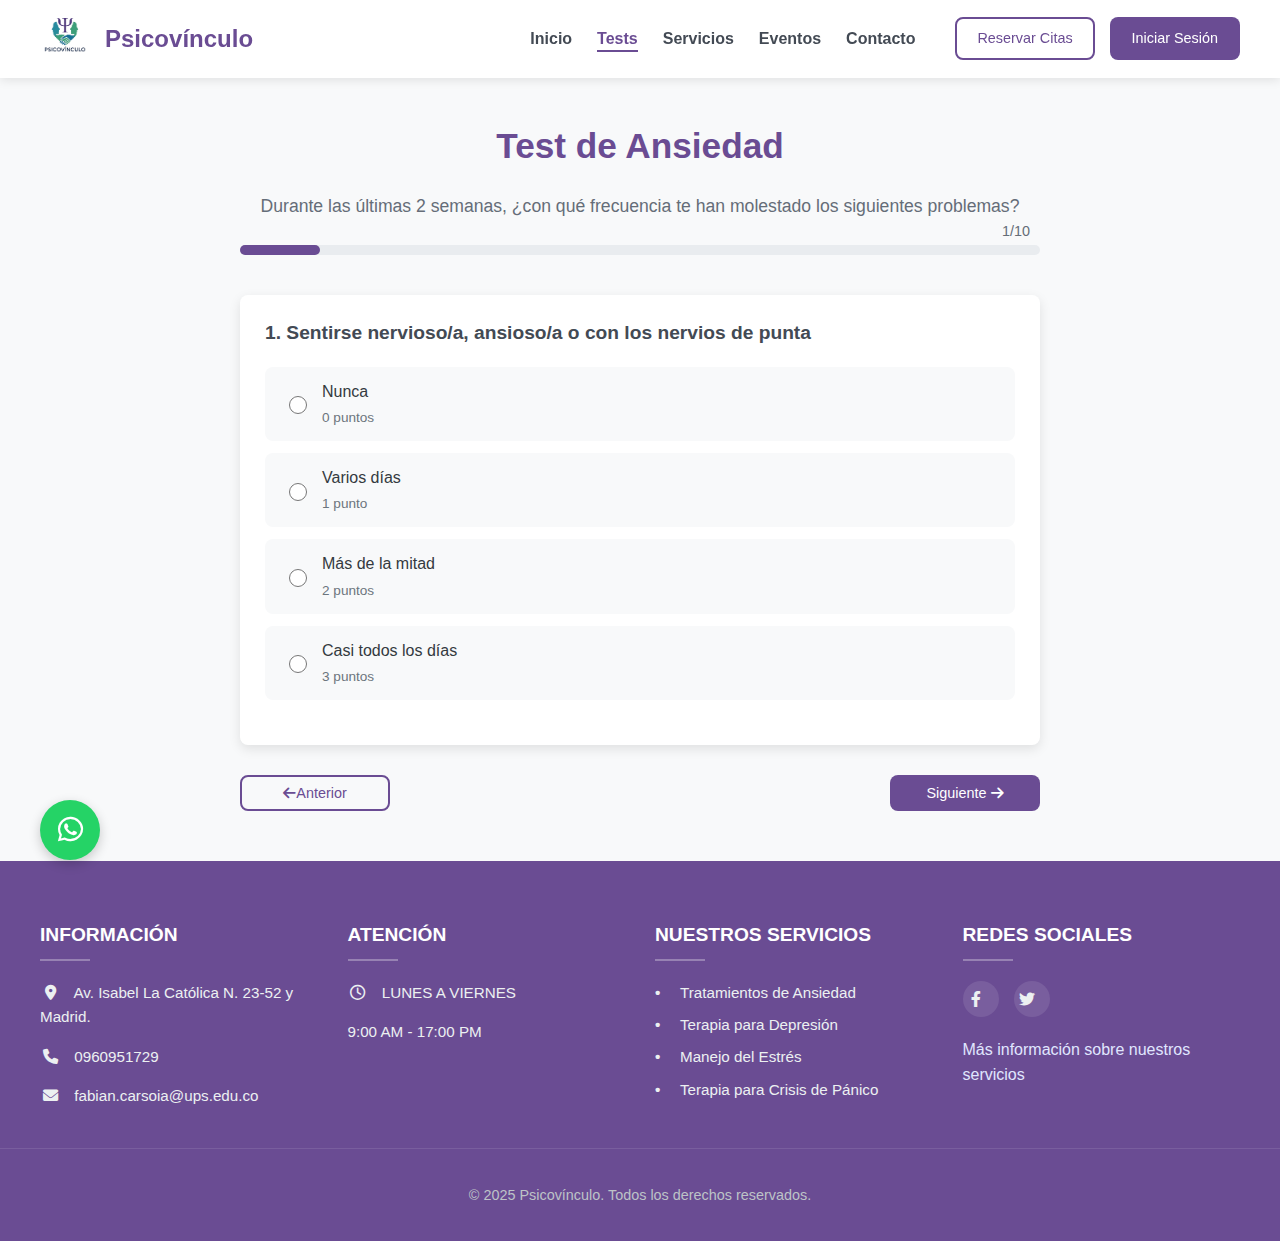
<file: test-ansiedad.html>
<!DOCTYPE html>
<html lang="es">
<head>
    <meta charset="UTF-8">
    <meta name="viewport" content="width=device-width, initial-scale=1.0">
    <title>Test de Ansiedad | Psicovínculo</title>
    <link rel="stylesheet" href="css/test-ansiedad.css">
    <link rel="stylesheet" href="https://cdnjs.cloudflare.com/ajax/libs/font-awesome/6.0.0-beta3/css/all.min.css">
</head>
<body>
    <!-- Header -->
    <header class="header">
        <div class="header-container">
            <div class="logo-container">
                <a href="index.html" class="logo-link">
                    <img src="imagen/logo.png" class="logo-psicovinculo" alt="Psicovínculo">
                </a>
                <span class="logo-text">Psicovínculo</span>
            </div>
            
            <div class="nav-wrapper">
                <nav class="main-nav">
                    <ul class="nav-menu">
                        <li><a href="index.html">Inicio</a></li>
                        <li><a href="test.html" class="active">Tests</a></li>
                        <li><a href="servicios.html">Servicios</a></li>
                        <li><a href="eventos.html">Eventos</a></li>
                        <li><a href="contacto.html">Contacto</a></li>
                    </ul>
                </nav>
                
                <div class="auth-buttons">
                    <a href="login.html" class="btn btn-outline">Reservar Citas</a>
                    <a href="registro.html" class="btn btn-primary">Iniciar Sesión</a>
                </div>
            </div>
            
            <button class="mobile-menu-btn">
                <i class="fas fa-bars"></i>
            </button>
        </div>
    </header>

    <!-- Main Content -->
    <main class="test-container">
        <section class="test-header">
            <h1>Test de Ansiedad</h1>
            <p class="test-description">Durante las últimas 2 semanas, ¿con qué frecuencia te han molestado los siguientes problemas?</p>
            <div class="progress-container">
                <div class="progress-bar" id="progressBar"></div>
                <span class="progress-text" id="progressText">1/10</span>
            </div>
        </section>

        <form id="ansiedadTestForm">
            <!-- Pregunta 1 -->
            <div id="q1" class="question active">
                <h3>1. Sentirse nervioso/a, ansioso/a o con los nervios de punta</h3>
                <ul class="question-options">
                    <li class="option-item">
                        <input type="radio" name="q1" value="0" id="q1-option1">
                        <label for="q1-option1" class="option-label">
                            <span class="option-text">Nunca</span>
                            <span class="option-points">0 puntos</span>
                        </label>
                    </li>
                    <li class="option-item">
                        <input type="radio" name="q1" value="1" id="q1-option2">
                        <label for="q1-option2" class="option-label">
                            <span class="option-text">Varios días</span>
                            <span class="option-points">1 punto</span>
                        </label>
                    </li>
                    <li class="option-item">
                        <input type="radio" name="q1" value="2" id="q1-option3">
                        <label for="q1-option3" class="option-label">
                            <span class="option-text">Más de la mitad</span>
                            <span class="option-points">2 puntos</span>
                        </label>
                    </li>
                    <li class="option-item">
                        <input type="radio" name="q1" value="3" id="q1-option4">
                        <label for="q1-option4" class="option-label">
                            <span class="option-text">Casi todos los días</span>
                            <span class="option-points">3 puntos</span>
                        </label>
                    </li>
                </ul>
            </div>

            <!-- Pregunta 2 -->
            <div id="q2" class="question">
                <h3>2. No poder dejar de preocuparse o controlar la preocupación</h3>
                <ul class="question-options">
                    <li class="option-item">
                        <input type="radio" name="q2" value="0" id="q2-option1">
                        <label for="q2-option1" class="option-label">
                            <span class="option-text">Nunca</span>
                            <span class="option-points">0 puntos</span>
                        </label>
                    </li>
                    <li class="option-item">
                        <input type="radio" name="q2" value="1" id="q2-option2">
                        <label for="q2-option2" class="option-label">
                            <span class="option-text">Varios días</span>
                            <span class="option-points">1 punto</span>
                        </label>
                    </li>
                    <li class="option-item">
                        <input type="radio" name="q2" value="2" id="q2-option3">
                        <label for="q2-option3" class="option-label">
                            <span class="option-text">Más de la mitad</span>
                            <span class="option-points">2 puntos</span>
                        </label>
                    </li>
                    <li class="option-item">
                        <input type="radio" name="q2" value="3" id="q2-option4">
                        <label for="q2-option4" class="option-label">
                            <span class="option-text">Casi todos los días</span>
                            <span class="option-points">3 puntos</span>
                        </label>
                    </li>
                </ul>
            </div>

            <!-- Pregunta 3 -->
            <div id="q3" class="question">
                <h3>3. Preocuparse demasiado por diferentes cosas</h3>
                <ul class="question-options">
                    <li class="option-item">
                        <input type="radio" name="q3" value="0" id="q3-option1">
                        <label for="q3-option1" class="option-label">
                            <span class="option-text">Nunca</span>
                            <span class="option-points">0 puntos</span>
                        </label>
                    </li>
                    <li class="option-item">
                        <input type="radio" name="q3" value="1" id="q3-option2">
                        <label for="q3-option2" class="option-label">
                            <span class="option-text">Varios días</span>
                            <span class="option-points">1 punto</span>
                        </label>
                    </li>
                    <li class="option-item">
                        <input type="radio" name="q3" value="2" id="q3-option3">
                        <label for="q3-option3" class="option-label">
                            <span class="option-text">Más de la mitad</span>
                            <span class="option-points">2 puntos</span>
                        </label>
                    </li>
                    <li class="option-item">
                        <input type="radio" name="q3" value="3" id="q3-option4">
                        <label for="q3-option4" class="option-label">
                            <span class="option-text">Casi todos los días</span>
                            <span class="option-points">3 puntos</span>
                        </label>
                    </li>
                </ul>
            </div>

            <!-- Pregunta 4 -->
            <div id="q4" class="question">
                <h3>4. Dificultad para relajarse</h3>
                <ul class="question-options">
                    <li class="option-item">
                        <input type="radio" name="q4" value="0" id="q4-option1">
                        <label for="q4-option1" class="option-label">
                            <span class="option-text">Nunca</span>
                            <span class="option-points">0 puntos</span>
                        </label>
                    </li>
                    <li class="option-item">
                        <input type="radio" name="q4" value="1" id="q4-option2">
                        <label for="q4-option2" class="option-label">
                            <span class="option-text">Varios días</span>
                            <span class="option-points">1 punto</span>
                        </label>
                    </li>
                    <li class="option-item">
                        <input type="radio" name="q4" value="2" id="q4-option3">
                        <label for="q4-option3" class="option-label">
                            <span class="option-text">Más de la mitad</span>
                            <span class="option-points">2 puntos</span>
                        </label>
                    </li>
                    <li class="option-item">
                        <input type="radio" name="q4" value="3" id="q4-option4">
                        <label for="q4-option4" class="option-label">
                            <span class="option-text">Casi todos los días</span>
                            <span class="option-points">3 puntos</span>
                        </label>
                    </li>
                </ul>
            </div>

            <!-- Pregunta 5 -->
            <div id="q5" class="question">
                <h3>5. Estar tan inquieto/a que resulta difícil quedarse quieto/a</h3>
                <ul class="question-options">
                    <li class="option-item">
                        <input type="radio" name="q5" value="0" id="q5-option1">
                        <label for="q5-option1" class="option-label">
                            <span class="option-text">Nunca</span>
                            <span class="option-points">0 puntos</span>
                        </label>
                    </li>
                    <li class="option-item">
                        <input type="radio" name="q5" value="1" id="q5-option2">
                        <label for="q5-option2" class="option-label">
                            <span class="option-text">Varios días</span>
                            <span class="option-points">1 punto</span>
                        </label>
                    </li>
                    <li class="option-item">
                        <input type="radio" name="q5" value="2" id="q5-option3">
                        <label for="q5-option3" class="option-label">
                            <span class="option-text">Más de la mitad</span>
                            <span class="option-points">2 puntos</span>
                        </label>
                    </li>
                    <li class="option-item">
                        <input type="radio" name="q5" value="3" id="q5-option4">
                        <label for="q5-option4" class="option-label">
                            <span class="option-text">Casi todos los días</span>
                            <span class="option-points">3 puntos</span>
                        </label>
                    </li>
                </ul>
            </div>

            <!-- Pregunta 6 -->
            <div id="q6" class="question">
                <h3>6. Molestarse o irritarse con facilidad</h3>
                <ul class="question-options">
                    <li class="option-item">
                        <input type="radio" name="q6" value="0" id="q6-option1">
                        <label for="q6-option1" class="option-label">
                            <span class="option-text">Nunca</span>
                            <span class="option-points">0 puntos</span>
                        </label>
                    </li>
                    <li class="option-item">
                        <input type="radio" name="q6" value="1" id="q6-option2">
                        <label for="q6-option2" class="option-label">
                            <span class="option-text">Varios días</span>
                            <span class="option-points">1 punto</span>
                        </label>
                    </li>
                    <li class="option-item">
                        <input type="radio" name="q6" value="2" id="q6-option3">
                        <label for="q6-option3" class="option-label">
                            <span class="option-text">Más de la mitad</span>
                            <span class="option-points">2 puntos</span>
                        </label>
                    </li>
                    <li class="option-item">
                        <input type="radio" name="q6" value="3" id="q6-option4">
                        <label for="q6-option4" class="option-label">
                            <span class="option-text">Casi todos los días</span>
                            <span class="option-points">3 puntos</span>
                        </label>
                    </li>
                </ul>
            </div>

            <!-- Pregunta 7 -->
            <div id="q7" class="question">
                <h3>7. Sentir miedo como si algo terrible fuera a suceder</h3>
                <ul class="question-options">
                    <li class="option-item">
                        <input type="radio" name="q7" value="0" id="q7-option1">
                        <label for="q7-option1" class="option-label">
                            <span class="option-text">Nunca</span>
                            <span class="option-points">0 puntos</span>
                        </label>
                    </li>
                    <li class="option-item">
                        <input type="radio" name="q7" value="1" id="q7-option2">
                        <label for="q7-option2" class="option-label">
                            <span class="option-text">Varios días</span>
                            <span class="option-points">1 punto</span>
                        </label>
                    </li>
                    <li class="option-item">
                        <input type="radio" name="q7" value="2" id="q7-option3">
                        <label for="q7-option3" class="option-label">
                            <span class="option-text">Más de la mitad</span>
                            <span class="option-points">2 puntos</span>
                        </label>
                    </li>
                    <li class="option-item">
                        <input type="radio" name="q7" value="3" id="q7-option4">
                        <label for="q7-option4" class="option-label">
                            <span class="option-text">Casi todos los días</span>
                            <span class="option-points">3 puntos</span>
                        </label>
                    </li>
                </ul>
            </div>

            <!-- Pregunta 8 -->
            <div id="q8" class="question">
                <h3>8. Experimentar palpitaciones o taquicardia sin razón aparente</h3>
                <ul class="question-options">
                    <li class="option-item">
                        <input type="radio" name="q8" value="0" id="q8-option1">
                        <label for="q8-option1" class="option-label">
                            <span class="option-text">Nunca</span>
                            <span class="option-points">0 puntos</span>
                        </label>
                    </li>
                    <li class="option-item">
                        <input type="radio" name="q8" value="1" id="q8-option2">
                        <label for="q8-option2" class="option-label">
                            <span class="option-text">Varios días</span>
                            <span class="option-points">1 punto</span>
                        </label>
                    </li>
                    <li class="option-item">
                        <input type="radio" name="q8" value="2" id="q8-option3">
                        <label for="q8-option3" class="option-label">
                            <span class="option-text">Más de la mitad</span>
                            <span class="option-points">2 puntos</span>
                        </label>
                    </li>
                    <li class="option-item">
                        <input type="radio" name="q8" value="3" id="q8-option4">
                        <label for="q8-option4" class="option-label">
                            <span class="option-text">Casi todos los días</span>
                            <span class="option-points">3 puntos</span>
                        </label>
                    </li>
                </ul>
            </div>

            <!-- Pregunta 9 -->
            <div id="q9" class="question">
                <h3>9. Tener dificultad para respirar o sensación de ahogo sin causa física</h3>
                <ul class="question-options">
                    <li class="option-item">
                        <input type="radio" name="q9" value="0" id="q9-option1">
                        <label for="q9-option1" class="option-label">
                            <span class="option-text">Nunca</span>
                            <span class="option-points">0 puntos</span>
                        </label>
                    </li>
                    <li class="option-item">
                        <input type="radio" name="q9" value="1" id="q9-option2">
                        <label for="q9-option2" class="option-label">
                            <span class="option-text">Varios días</span>
                            <span class="option-points">1 punto</span>
                        </label>
                    </li>
                    <li class="option-item">
                        <input type="radio" name="q9" value="2" id="q9-option3">
                        <label for="q9-option3" class="option-label">
                            <span class="option-text">Más de la mitad</span>
                            <span class="option-points">2 puntos</span>
                        </label>
                    </li>
                    <li class="option-item">
                        <input type="radio" name="q9" value="3" id="q9-option4">
                        <label for="q9-option4" class="option-label">
                            <span class="option-text">Casi todos los días</span>
                            <span class="option-points">3 puntos</span>
                        </label>
                    </li>
                </ul>
            </div>

            <!-- Pregunta 10 -->
            <div id="q10" class="question">
                <h3>10. Evitar situaciones por miedo a sentir ansiedad</h3>
                <ul class="question-options">
                    <li class="option-item">
                        <input type="radio" name="q10" value="0" id="q10-option1">
                        <label for="q10-option1" class="option-label">
                            <span class="option-text">Nunca</span>
                            <span class="option-points">0 puntos</span>
                        </label>
                    </li>
                    <li class="option-item">
                        <input type="radio" name="q10" value="1" id="q10-option2">
                        <label for="q10-option2" class="option-label">
                            <span class="option-text">Varios días</span>
                            <span class="option-points">1 punto</span>
                        </label>
                    </li>
                    <li class="option-item">
                        <input type="radio" name="q10" value="2" id="q10-option3">
                        <label for="q10-option3" class="option-label">
                            <span class="option-text">Más de la mitad</span>
                            <span class="option-points">2 puntos</span>
                        </label>
                    </li>
                    <li class="option-item">
                        <input type="radio" name="q10" value="3" id="q10-option4">
                        <label for="q10-option4" class="option-label">
                            <span class="option-text">Casi todos los días</span>
                            <span class="option-points">3 puntos</span>
                        </label>
                    </li>
                </ul>
            </div>

            <!-- Navigation Buttons -->
            <div class="test-navigation">
                <button type="button" class="btn btn-outline" id="prevBtn" disabled>
                    <i class="fas fa-arrow-left"></i> Anterior
                </button>
                <button type="button" class="btn btn-primary" id="nextBtn">
                    Siguiente <i class="fas fa-arrow-right"></i>
                </button>
                <button type="button" class="btn btn-primary" id="submitBtn" style="display: none;">
                    Ver Resultados
                </button>
            </div>
        </form>

        <!-- Result Section -->
        <section id="ansiedad-result" class="result-container" style="display: none;">
            <div class="result-card">
                <h2>Resultado del Test de Ansiedad</h2>
                <div class="score-display">
                    <span class="score-label">Puntaje total:</span>
                    <span class="score-value" id="ansiedad-score">0</span>
                    <span class="score-max">/30</span>
                </div>
                
                <div class="result-message" id="ansiedad-interpretation">
                    <!-- Result text will be inserted here by JavaScript -->
                </div>
                
                <div class="result-recommendation">
                    <h3>Recomendaciones:</h3>
                    <ul class="recommendation-list" id="recommendation-list">
                        <!-- Recommendations will be inserted here by JavaScript -->
                    </ul>
                </div>
                
                <div class="result-disclaimer">
                    <p><strong>Nota importante:</strong> Este test no sustituye una evaluación profesional. Si tienes preocupaciones sobre tu ansiedad, considera consultar con un profesional de la salud mental.</p>
                    <p><strong>Si experimentas ataques de pánico:</strong> Busca ayuda de un especialista. La ansiedad es tratable con el enfoque adecuado.</p>
                </div>
                
                <div class="result-actions">
                    <a href="servicios.html" class="btn btn-primary">
                        <i class="fas fa-calendar-alt"></i> Agendar Consulta
                    </a>
                    <button type="button" class="btn btn-outline" id="retakeTestBtn">
                        <i class="fas fa-redo"></i> Volver a hacer el test
                    </button>
                </div>
            </div>
        </section>
    </main>

    <!-- Footer -->
    <footer class="footer">
        <div class="footer-container">
            <div class="footer-section">
                <h3>INFORMACIÓN</h3>
                <p><i class="fas fa-map-marker-alt"></i> Av. Isabel La Católica N. 23-52 y Madrid.</p>
                <p><i class="fas fa-phone"></i> <a href="tel:0960951729">0960951729</a></p>
                <p><i class="fas fa-envelope"></i> <a href="mailto:fabian.carsoia@ups.edu.co">fabian.carsoia@ups.edu.co</a></p>
            </div>
            
            <div class="footer-section">
                <h3>ATENCIÓN</h3>
                <p><i class="far fa-clock"></i> LUNES A VIERNES</p>
                <p>9:00 AM - 17:00 PM</p>
            </div>
            
            <div class="footer-section">
                <h3>NUESTROS SERVICIOS</h3>
                <ul class="services-list">
                    <li>Tratamientos de Ansiedad</li>
                    <li>Terapia para Depresión</li>
                    <li>Manejo del Estrés</li>
                    <li>Terapia para Crisis de Pánico</li>
                </ul>
            </div>
            
            <div class="footer-section">
                <h3>REDES SOCIALES</h3>
                <div class="social-icons">
                    <a href="#" class="social-icon"><i class="fab fa-facebook-f"></i></a>
                    <a href="#" class="social-icon"><i class="fab fa-twitter"></i></a>
                </div>
                <div class="footer-link">
                    <a href="https://www.deservicios.es/plos/muestras-redes-sociales-deservicios-totamacion" target="_blank">
                        Más información sobre nuestros servicios
                    </a>
                </div>
            </div>
        </div>
        
        <div class="footer-bottom">
            <p>&copy; 2025 Psicovínculo. Todos los derechos reservados.</p>
        </div>

        <!-- Botón flotante de WhatsApp -->
        <a href="https://wa.me/593960951729" class="whatsapp-float" target="_blank">
            <i class="fab fa-whatsapp whatsapp-icon"></i>
        </a>
    </footer>

    <script src="js/test-ansiedad.js"></script>
</body>
</html>
</file>
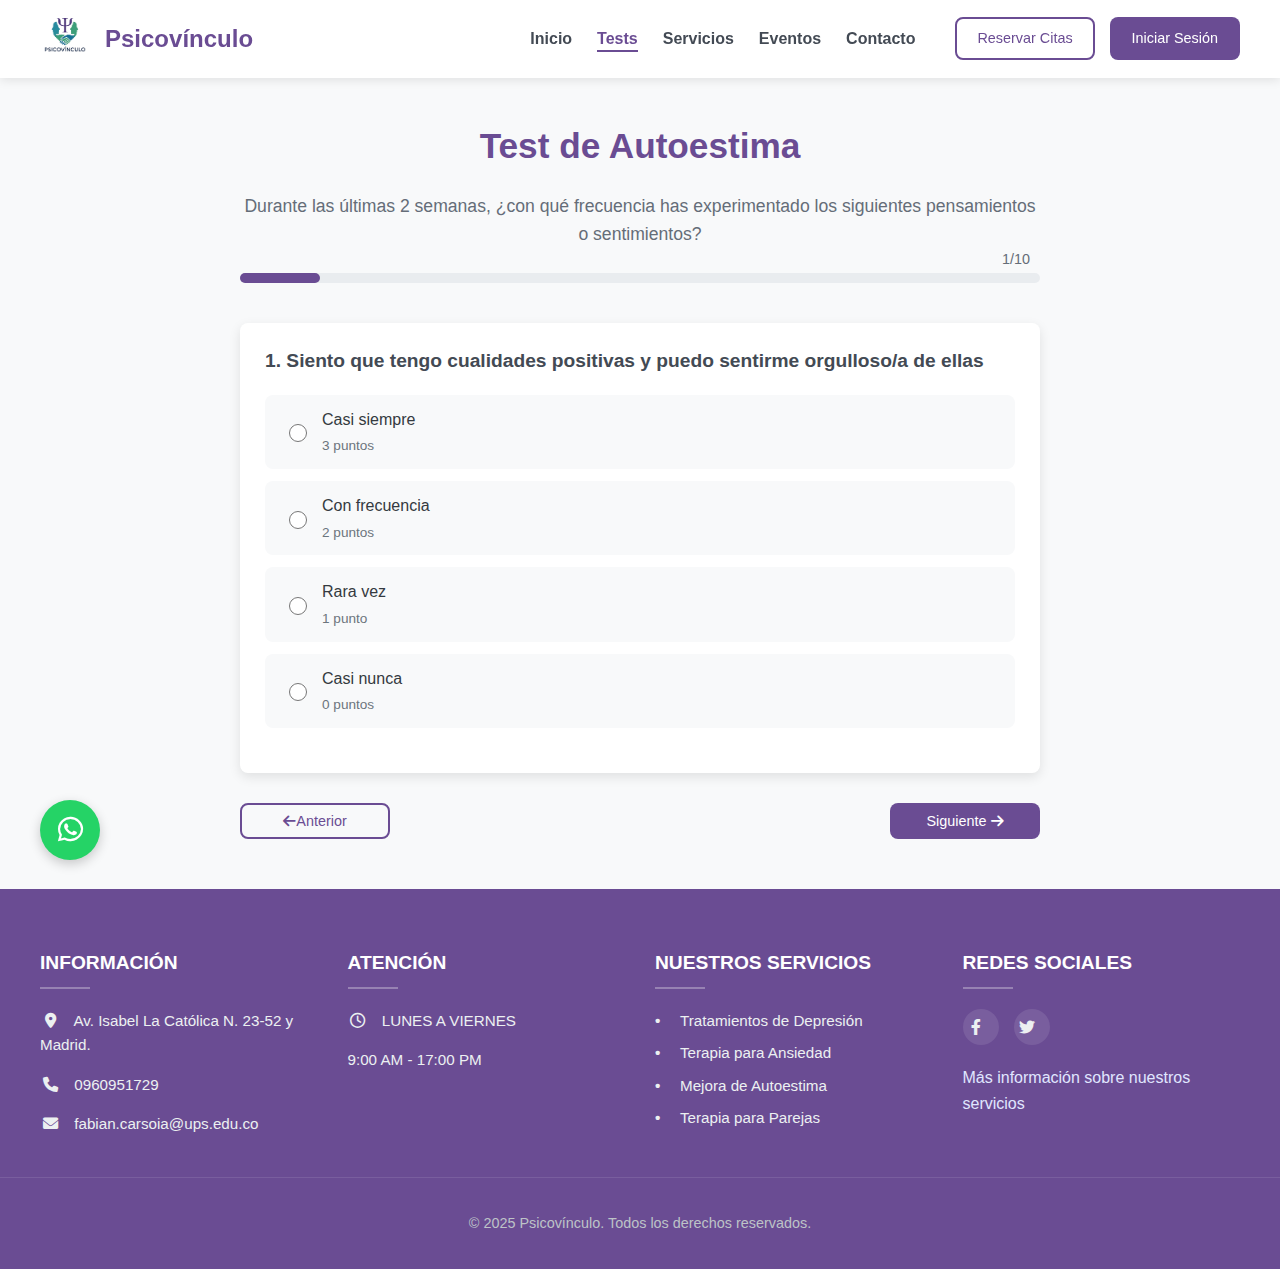
<file: test-autoestima.html>
<!DOCTYPE html>
<html lang="es">
<head>
    <meta charset="UTF-8">
    <meta name="viewport" content="width=device-width, initial-scale=1.0">
    <title>Test de Ansiedad | Psicovínculo</title>
    <link rel="stylesheet" href="css/test-autoestima.css">
    <link rel="stylesheet" href="https://cdnjs.cloudflare.com/ajax/libs/font-awesome/6.0.0-beta3/css/all.min.css">
</head>
<body>
    <!-- Header -->
    <header class="header">
        <div class="header-container">
            <div class="logo-container">
                <a href="index.html" class="logo-link">
                    <img src="imagen/logo.png" class="logo-psicovinculo" alt="Psicovínculo">
                </a>
                <span class="logo-text">Psicovínculo</span>
            </div>
            
            <div class="nav-wrapper">
                <nav class="main-nav">
                    <ul class="nav-menu">
                        <li><a href="index.html">Inicio</a></li>
                        <li><a href="test.html" class="active">Tests</a></li>
                        <li><a href="servicios.html">Servicios</a></li>
                        <li><a href="eventos.html">Eventos</a></li>
                        <li><a href="contacto.html">Contacto</a></li>
                    </ul>
                </nav>
                
                <div class="auth-buttons">
                    <a href="login.html" class="btn btn-outline">Reservar Citas</a>
                    <a href="registro.html" class="btn btn-primary">Iniciar Sesión</a>
                </div>
            </div>
            
            <button class="mobile-menu-btn">
                <i class="fas fa-bars"></i>
            </button>
        </div>
    </header>

    <!-- Main Content -->
    <main class="test-container">
        <section class="test-header">
            <h1>Test de Autoestima</h1>
            <p class="test-description">Durante las últimas 2 semanas, ¿con qué frecuencia has experimentado los siguientes pensamientos o sentimientos?</p>
            <div class="progress-container">
                <div class="progress-bar" id="progressBar"></div>
                <span class="progress-text" id="progressText">1/10</span>
            </div>
        </section>

        <form id="autoestimaTestForm">
            <!-- Pregunta 1 -->
            <div id="autoestima-q1" class="question active">
                <h3>1. Siento que tengo cualidades positivas y puedo sentirme orgulloso/a de ellas</h3>
                <ul class="question-options">
                    <li class="option-item">
                        <input type="radio" name="aeq1" value="3" id="aeq1-option1">
                        <label for="aeq1-option1" class="option-label">
                            <span class="option-text">Casi siempre</span>
                            <span class="option-points">3 puntos</span>
                        </label>
                    </li>
                    <li class="option-item">
                        <input type="radio" name="aeq1" value="2" id="aeq1-option2">
                        <label for="aeq1-option2" class="option-label">
                            <span class="option-text">Con frecuencia</span>
                            <span class="option-points">2 puntos</span>
                        </label>
                    </li>
                    <li class="option-item">
                        <input type="radio" name="aeq1" value="1" id="aeq1-option3">
                        <label for="aeq1-option3" class="option-label">
                            <span class="option-text">Rara vez</span>
                            <span class="option-points">1 punto</span>
                        </label>
                    </li>
                    <li class="option-item">
                        <input type="radio" name="aeq1" value="0" id="aeq1-option4">
                        <label for="aeq1-option4" class="option-label">
                            <span class="option-text">Casi nunca</span>
                            <span class="option-points">0 puntos</span>
                        </label>
                    </li>
                </ul>
            </div>

            <!-- Pregunta 2 -->
            <div id="autoestima-q2" class="question">
                <h3>2. Me siento capaz de hacer las cosas tan bien como la mayoría de la gente</h3>
                <ul class="question-options">
                    <li class="option-item">
                        <input type="radio" name="aeq2" value="3" id="aeq2-option1">
                        <label for="aeq2-option1" class="option-label">
                            <span class="option-text">Casi siempre</span>
                            <span class="option-points">3 puntos</span>
                        </label>
                    </li>
                    <li class="option-item">
                        <input type="radio" name="aeq2" value="2" id="aeq2-option2">
                        <label for="aeq2-option2" class="option-label">
                            <span class="option-text">Con frecuencia</span>
                            <span class="option-points">2 puntos</span>
                        </label>
                    </li>
                    <li class="option-item">
                        <input type="radio" name="aeq2" value="1" id="aeq2-option3">
                        <label for="aeq2-option3" class="option-label">
                            <span class="option-text">Rara vez</span>
                            <span class="option-points">1 punto</span>
                        </label>
                    </li>
                    <li class="option-item">
                        <input type="radio" name="aeq2" value="0" id="aeq2-option4">
                        <label for="aeq2-option4" class="option-label">
                            <span class="option-text">Casi nunca</span>
                            <span class="option-points">0 puntos</span>
                        </label>
                    </li>
                </ul>
            </div>

            <!-- Pregunta 3 -->
            <div id="autoestima-q3" class="question">
                <h3>3. Cuando cometo un error, me crítico excesivamente</h3>
                <ul class="question-options">
                    <li class="option-item">
                        <input type="radio" name="aeq3" value="0" id="aeq3-option1">
                        <label for="aeq3-option1" class="option-label">
                            <span class="option-text">Casi siempre</span>
                            <span class="option-points">0 puntos</span>
                        </label>
                    </li>
                    <li class="option-item">
                        <input type="radio" name="aeq3" value="1" id="aeq3-option2">
                        <label for="aeq3-option2" class="option-label">
                            <span class="option-text">Con frecuencia</span>
                            <span class="option-points">1 punto</span>
                        </label>
                    </li>
                    <li class="option-item">
                        <input type="radio" name="aeq3" value="2" id="aeq3-option3">
                        <label for="aeq3-option3" class="option-label">
                            <span class="option-text">Rara vez</span>
                            <span class="option-points">2 puntos</span>
                        </label>
                    </li>
                    <li class="option-item">
                        <input type="radio" name="aeq3" value="3" id="aeq3-option4">
                        <label for="aeq3-option4" class="option-label">
                            <span class="option-text">Casi nunca</span>
                            <span class="option-points">3 puntos</span>
                        </label>
                    </li>
                </ul>
            </div>

            <!-- Pregunta 4 -->
            <div id="autoestima-q4" class="question">
                <h3>4. Me siento satisfecho/a con mi apariencia física</h3>
                <ul class="question-options">
                    <li class="option-item">
                        <input type="radio" name="aeq4" value="3" id="aeq4-option1">
                        <label for="aeq4-option1" class="option-label">
                            <span class="option-text">Casi siempre</span>
                            <span class="option-points">3 puntos</span>
                        </label>
                    </li>
                    <li class="option-item">
                        <input type="radio" name="aeq4" value="2" id="aeq4-option2">
                        <label for="aeq4-option2" class="option-label">
                            <span class="option-text">Con frecuencia</span>
                            <span class="option-points">2 puntos</span>
                        </label>
                    </li>
                    <li class="option-item">
                        <input type="radio" name="aeq4" value="1" id="aeq4-option3">
                        <label for="aeq4-option3" class="option-label">
                            <span class="option-text">Rara vez</span>
                            <span class="option-points">1 punto</span>
                        </label>
                    </li>
                    <li class="option-item">
                        <input type="radio" name="aeq4" value="0" id="aeq4-option4">
                        <label for="aeq4-option4" class="option-label">
                            <span class="option-text">Casi nunca</span>
                            <span class="option-points">0 puntos</span>
                        </label>
                    </li>
                </ul>
            </div>

            <!-- Pregunta 5 -->
            <div id="autoestima-q5" class="question">
                <h3>5. Me comparo negativamente con otras personas</h3>
                <ul class="question-options">
                    <li class="option-item">
                        <input type="radio" name="aeq5" value="0" id="aeq5-option1">
                        <label for="aeq5-option1" class="option-label">
                            <span class="option-text">Casi siempre</span>
                            <span class="option-points">0 puntos</span>
                        </label>
                    </li>
                    <li class="option-item">
                        <input type="radio" name="aeq5" value="1" id="aeq5-option2">
                        <label for="aeq5-option2" class="option-label">
                            <span class="option-text">Con frecuencia</span>
                            <span class="option-points">1 punto</span>
                        </label>
                    </li>
                    <li class="option-item">
                        <input type="radio" name="aeq5" value="2" id="aeq5-option3">
                        <label for="aeq5-option3" class="option-label">
                            <span class="option-text">Rara vez</span>
                            <span class="option-points">2 puntos</span>
                        </label>
                    </li>
                    <li class="option-item">
                        <input type="radio" name="aeq5" value="3" id="aeq5-option4">
                        <label for="aeq5-option4" class="option-label">
                            <span class="option-text">Casi nunca</span>
                            <span class="option-points">3 puntos</span>
                        </label>
                    </li>
                </ul>
            </div>

            <!-- Pregunta 6 -->
            <div id="autoestima-q6" class="question">
                <h3>6. Tengo confianza en mis habilidades y capacidades</h3>
                <ul class="question-options">
                    <li class="option-item">
                        <input type="radio" name="aeq6" value="3" id="aeq6-option1">
                        <label for="aeq6-option1" class="option-label">
                            <span class="option-text">Casi siempre</span>
                            <span class="option-points">3 puntos</span>
                        </label>
                    </li>
                    <li class="option-item">
                        <input type="radio" name="aeq6" value="2" id="aeq6-option2">
                        <label for="aeq6-option2" class="option-label">
                            <span class="option-text">Con frecuencia</span>
                            <span class="option-points">2 puntos</span>
                        </label>
                    </li>
                    <li class="option-item">
                        <input type="radio" name="aeq6" value="1" id="aeq6-option3">
                        <label for="aeq6-option3" class="option-label">
                            <span class="option-text">Rara vez</span>
                            <span class="option-points">1 punto</span>
                        </label>
                    </li>
                    <li class="option-item">
                        <input type="radio" name="aeq6" value="0" id="aeq6-option4">
                        <label for="aeq6-option4" class="option-label">
                            <span class="option-text">Casi nunca</span>
                            <span class="option-points">0 puntos</span>
                        </label>
                    </li>
                </ul>
            </div>

            <!-- Pregunta 7 -->
            <div id="autoestima-q7" class="question">
                <h3>7. Me asusta expresar mis opiniones por temor a ser rechazado/a</h3>
                <ul class="question-options">
                    <li class="option-item">
                        <input type="radio" name="aeq7" value="0" id="aeq7-option1">
                        <label for="aeq7-option1" class="option-label">
                            <span class="option-text">Casi siempre</span>
                            <span class="option-points">0 puntos</span>
                        </label>
                    </li>
                    <li class="option-item">
                        <input type="radio" name="aeq7" value="1" id="aeq7-option2">
                        <label for="aeq7-option2" class="option-label">
                            <span class="option-text">Con frecuencia</span>
                            <span class="option-points">1 punto</span>
                        </label>
                    </li>
                    <li class="option-item">
                        <input type="radio" name="aeq7" value="2" id="aeq7-option3">
                        <label for="aeq7-option3" class="option-label">
                            <span class="option-text">Rara vez</span>
                            <span class="option-points">2 puntos</span>
                        </label>
                    </li>
                    <li class="option-item">
                        <input type="radio" name="aeq7" value="3" id="aeq7-option4">
                        <label for="aeq7-option4" class="option-label">
                            <span class="option-text">Casi nunca</span>
                            <span class="option-points">3 puntos</span>
                        </label>
                    </li>
                </ul>
            </div>

            <!-- Pregunta 8 -->
            <div id="autoestima-q8" class="question">
                <h3>8. Creo que merezco ser amado/a y respetado/a por los demás</h3>
                <ul class="question-options">
                    <li class="option-item">
                        <input type="radio" name="aeq8" value="3" id="aeq8-option1">
                        <label for="aeq8-option1" class="option-label">
                            <span class="option-text">Casi siempre</span>
                            <span class="option-points">3 puntos</span>
                        </label>
                    </li>
                    <li class="option-item">
                        <input type="radio" name="aeq8" value="2" id="aeq8-option2">
                        <label for="aeq8-option2" class="option-label">
                            <span class="option-text">Con frecuencia</span>
                            <span class="option-points">2 puntos</span>
                        </label>
                    </li>
                    <li class="option-item">
                        <input type="radio" name="aeq8" value="1" id="aeq8-option3">
                        <label for="aeq8-option3" class="option-label">
                            <span class="option-text">Rara vez</span>
                            <span class="option-points">1 punto</span>
                        </label>
                    </li>
                    <li class="option-item">
                        <input type="radio" name="aeq8" value="0" id="aeq8-option4">
                        <label for="aeq8-option4" class="option-label">
                            <span class="option-text">Casi nunca</span>
                            <span class="option-points">0 puntos</span>
                        </label>
                    </li>
                </ul>
            </div>

            <!-- Pregunta 9 -->
            <div id="autoestima-q9" class="question">
                <h3>9. Me cuesta aceptar cumplidos o reconocimientos</h3>
                <ul class="question-options">
                    <li class="option-item">
                        <input type="radio" name="aeq9" value="0" id="aeq9-option1">
                        <label for="aeq9-option1" class="option-label">
                            <span class="option-text">Casi siempre</span>
                            <span class="option-points">0 puntos</span>
                        </label>
                    </li>
                    <li class="option-item">
                        <input type="radio" name="aeq9" value="1" id="aeq9-option2">
                        <label for="aeq9-option2" class="option-label">
                            <span class="option-text">Con frecuencia</span>
                            <span class="option-points">1 punto</span>
                        </label>
                    </li>
                    <li class="option-item">
                        <input type="radio" name="aeq9" value="2" id="aeq9-option3">
                        <label for="aeq9-option3" class="option-label">
                            <span class="option-text">Rara vez</span>
                            <span class="option-points">2 puntos</span>
                        </label>
                    </li>
                    <li class="option-item">
                        <input type="radio" name="aeq9" value="3" id="aeq9-option4">
                        <label for="aeq9-option4" class="option-label">
                            <span class="option-text">Casi nunca</span>
                            <span class="option-points">3 puntos</span>
                        </label>
                    </li>
                </ul>
            </div>

            <!-- Pregunta 10 -->
            <div id="autoestima-q10" class="question">
                <h3>10. En general, me siento bien conmigo mismo/a</h3>
                <ul class="question-options">
                    <li class="option-item">
                        <input type="radio" name="aeq10" value="3" id="aeq10-option1">
                        <label for="aeq10-option1" class="option-label">
                            <span class="option-text">Casi siempre</span>
                            <span class="option-points">3 puntos</span>
                        </label>
                    </li>
                    <li class="option-item">
                        <input type="radio" name="aeq10" value="2" id="aeq10-option2">
                        <label for="aeq10-option2" class="option-label">
                            <span class="option-text">Con frecuencia</span>
                            <span class="option-points">2 puntos</span>
                        </label>
                    </li>
                    <li class="option-item">
                        <input type="radio" name="aeq10" value="1" id="aeq10-option3">
                        <label for="aeq10-option3" class="option-label">
                            <span class="option-text">Rara vez</span>
                            <span class="option-points">1 punto</span>
                        </label>
                    </li>
                    <li class="option-item">
                        <input type="radio" name="aeq10" value="0" id="aeq10-option4">
                        <label for="aeq10-option4" class="option-label">
                            <span class="option-text">Casi nunca</span>
                            <span class="option-points">0 puntos</span>
                        </label>
                    </li>
                </ul>
            </div>

            <!-- Navigation Buttons -->
            <div class="test-navigation">
                <button type="button" class="btn btn-outline" id="prevBtn" disabled>
                    <i class="fas fa-arrow-left"></i> Anterior
                </button>
                <button type="button" class="btn btn-primary" id="nextBtn">
                    Siguiente <i class="fas fa-arrow-right"></i>
                </button>
                <button type="button" class="btn btn-primary" id="submitBtn" style="display: none;">
                    Ver Resultados
                </button>
            </div>
        </form>

        <!-- Result Section -->
        <section id="autoestima-result" class="result-container" style="display: none;">
            <div class="result-card">
                <h2>Resultado del Test de Autoestima</h2>
                <div class="score-display">
                    <span class="score-label">Puntaje total:</span>
                    <span class="score-value" id="autoestima-score">0</span>
                    <span class="score-max">/30</span>
                </div>
                
                <div class="result-message" id="autoestima-interpretation">
                    <!-- Result text will be inserted here by JavaScript -->
                </div>
                
                <div class="result-recommendation">
                    <h3>Recomendaciones:</h3>
                    <ul class="recommendation-list" id="recommendation-list">
                        <!-- Recommendations will be inserted here by JavaScript -->
                    </ul>
                </div>
                
                <div class="result-disclaimer">
                    <p><strong>Nota importante:</strong> Este test no sustituye una evaluación profesional. Si tienes preocupaciones sobre tu autoestima, considera consultar con un profesional de la salud mental.</p>
                </div>
                
                <div class="result-actions">
                    <a href="servicios.html" class="btn btn-primary">
                        <i class="fas fa-calendar-alt"></i> Agendar Consulta
                    </a>
                    <button type="button" class="btn btn-outline" id="retakeTestBtn">
                        <i class="fas fa-redo"></i> Volver a hacer el test
                    </button>
                </div>
            </div>
        </section>
    </main>

    <!-- Footer -->
    <footer class="footer">
        <div class="footer-container">
            <div class="footer-section">
                <h3>INFORMACIÓN</h3>
                <p><i class="fas fa-map-marker-alt"></i> Av. Isabel La Católica N. 23-52 y Madrid.</p>
                <p><i class="fas fa-phone"></i> <a href="tel:0960951729">0960951729</a></p>
                <p><i class="fas fa-envelope"></i> <a href="mailto:fabian.carsoia@ups.edu.co">fabian.carsoia@ups.edu.co</a></p>
            </div>
            
            <div class="footer-section">
                <h3>ATENCIÓN</h3>
                <p><i class="far fa-clock"></i> LUNES A VIERNES</p>
                <p>9:00 AM - 17:00 PM</p>
            </div>
            
            <div class="footer-section">
                <h3>NUESTROS SERVICIOS</h3>
                <ul class="services-list">
                    <li>Tratamientos de Depresión</li>
                    <li>Terapia para Ansiedad</li>
                    <li>Mejora de Autoestima</li>
                    <li>Terapia para Parejas</li>
                </ul>
            </div>
            
            <div class="footer-section">
                <h3>REDES SOCIALES</h3>
                <div class="social-icons">
                    <a href="#" class="social-icon"><i class="fab fa-facebook-f"></i></a>
                    <a href="#" class="social-icon"><i class="fab fa-twitter"></i></a>
                 </div>
                <div class="footer-link">
                    <a href="https://www.deservicios.es/plos/muestras-redes-sociales-deservicios-totamacion" target="_blank">
                        Más información sobre nuestros servicios
                    </a>
                </div>
            </div>
        </div>
        
        <div class="footer-bottom">
            <p>&copy; 2025 Psicovínculo. Todos los derechos reservados.</p>
        </div>

        <!-- Botón flotante de WhatsApp -->
        <a href="https://wa.me/593960951729" class="whatsapp-float" target="_blank">
            <i class="fab fa-whatsapp whatsapp-icon"></i>
        </a>
    </footer>

    <script src="js/test-autoestima.js"></script>
</body>
</html>
</file>
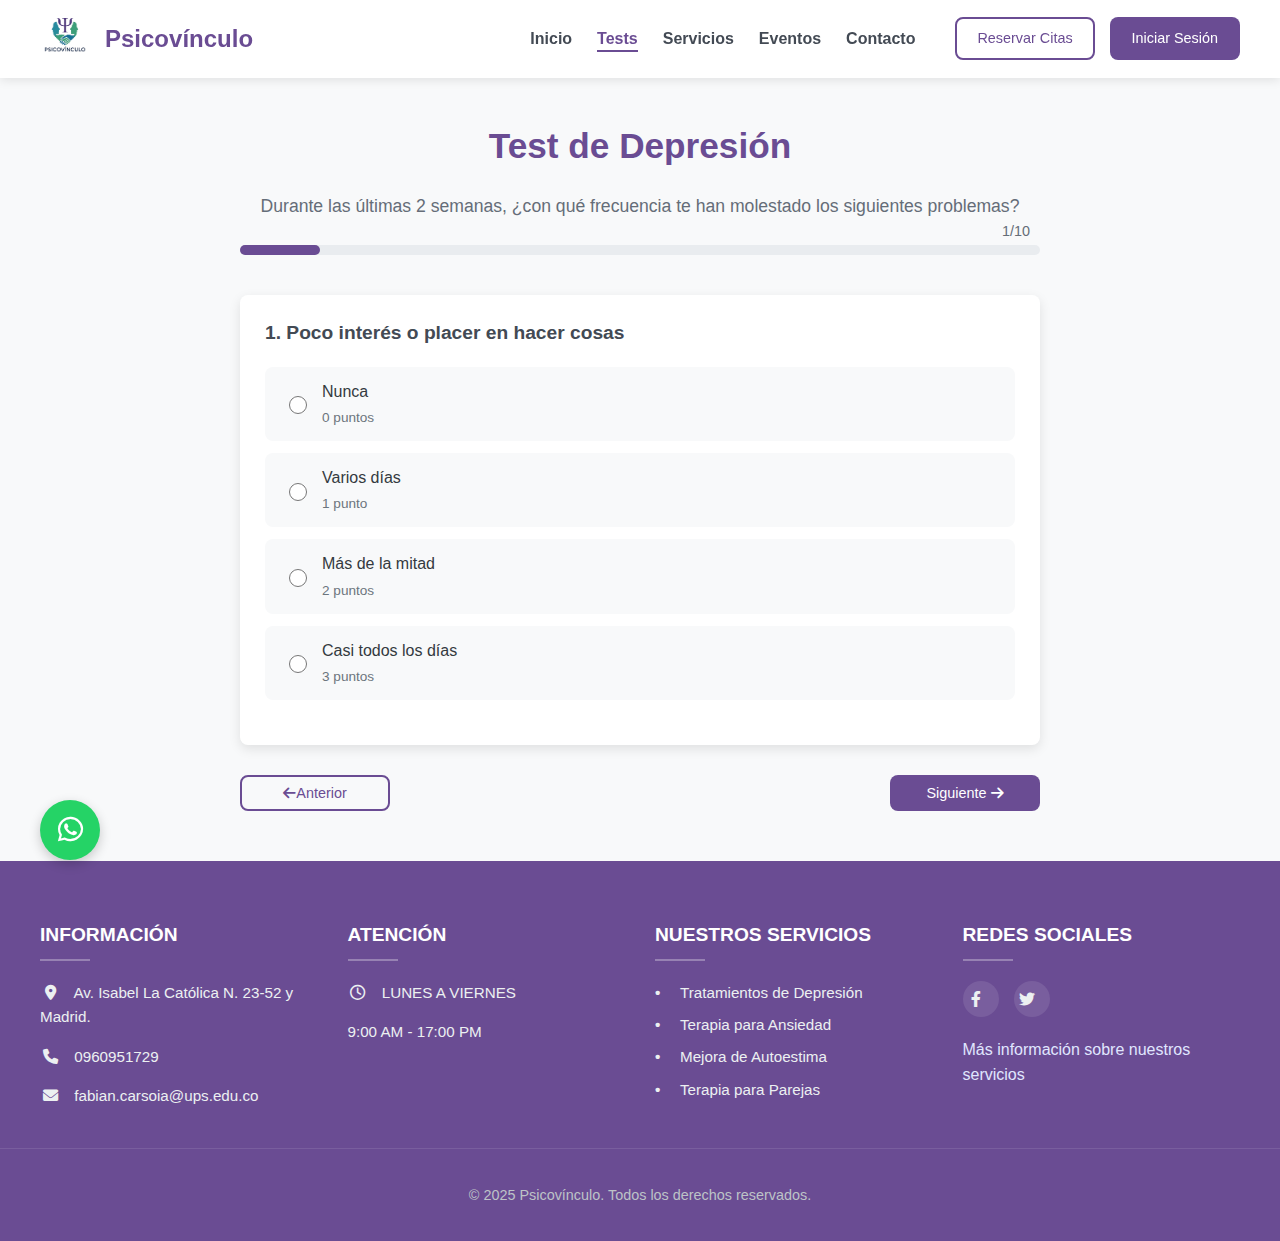
<file: test-depresion.html>
<!DOCTYPE html>
<html lang="es">
<head>
    <meta charset="UTF-8">
    <meta name="viewport" content="width=device-width, initial-scale=1.0">
    <title>Test de Ansiedad | Psicovínculo</title>
    <link rel="stylesheet" href="css/test-depresion.css">
    <link rel="stylesheet" href="https://cdnjs.cloudflare.com/ajax/libs/font-awesome/6.0.0-beta3/css/all.min.css">
</head>
<body>
    <!-- Header -->
    <header class="header">
        <div class="header-container">
            <div class="logo-container">
                <a href="index.html" class="logo-link">
                    <img src="imagen/logo.png" class="logo-psicovinculo" alt="Psicovínculo">
                </a>
                <span class="logo-text">Psicovínculo</span>
            </div>
            
            <div class="nav-wrapper">
                <nav class="main-nav">
                    <ul class="nav-menu">
                        <li><a href="index.html">Inicio</a></li>
                        <li><a href="test.html" class="active">Tests</a></li>
                        <li><a href="servicios.html">Servicios</a></li>
                        <li><a href="eventos.html">Eventos</a></li>
                        <li><a href="contacto.html">Contacto</a></li>
                    </ul>
                </nav>
                
                <div class="auth-buttons">
                    <a href="login.html" class="btn btn-outline">Reservar Citas</a>
                    <a href="registro.html" class="btn btn-primary">Iniciar Sesión</a>
                </div>
            </div>
            
            <button class="mobile-menu-btn">
                <i class="fas fa-bars"></i>
            </button>
        </div>
    </header>

    <!-- Main Content -->
    <main class="test-container">
        <section class="test-header">
            <h1>Test de Depresión </h1>
            <p class="test-description">Durante las últimas 2 semanas, ¿con qué frecuencia te han molestado los siguientes problemas?</p>
            <div class="progress-container">
                <div class="progress-bar" id="progressBar"></div>
                <span class="progress-text" id="progressText">1/9</span>
            </div>
        </section>

        <form id="depresionTestForm">
            <!-- Pregunta 1 -->
            <div id="q1" class="question active">
                <h3>1. Poco interés o placer en hacer cosas</h3>
                <ul class="question-options">
                    <li class="option-item">
                        <input type="radio" name="q1" value="0" id="q1-option1">
                        <label for="q1-option1" class="option-label">
                            <span class="option-text">Nunca</span>
                            <span class="option-points">0 puntos</span>
                        </label>
                    </li>
                    <li class="option-item">
                        <input type="radio" name="q1" value="1" id="q1-option2">
                        <label for="q1-option2" class="option-label">
                            <span class="option-text">Varios días</span>
                            <span class="option-points">1 punto</span>
                        </label>
                    </li>
                    <li class="option-item">
                        <input type="radio" name="q1" value="2" id="q1-option3">
                        <label for="q1-option3" class="option-label">
                            <span class="option-text">Más de la mitad</span>
                            <span class="option-points">2 puntos</span>
                        </label>
                    </li>
                    <li class="option-item">
                        <input type="radio" name="q1" value="3" id="q1-option4">
                        <label for="q1-option4" class="option-label">
                            <span class="option-text">Casi todos los días</span>
                            <span class="option-points">3 puntos</span>
                        </label>
                    </li>
                </ul>
            </div>

            <!-- Pregunta 2 -->
            <div id="q2" class="question">
                <h3>2. Sentirse deprimido/a, decaído/a o sin esperanza</h3>
                <ul class="question-options">
                    <li class="option-item">
                        <input type="radio" name="q2" value="0" id="q2-option1">
                        <label for="q2-option1" class="option-label">
                            <span class="option-text">Nunca</span>
                            <span class="option-points">0 puntos</span>
                        </label>
                    </li>
                    <li class="option-item">
                        <input type="radio" name="q2" value="1" id="q2-option2">
                        <label for="q2-option2" class="option-label">
                            <span class="option-text">Varios días</span>
                            <span class="option-points">1 punto</span>
                        </label>
                    </li>
                    <li class="option-item">
                        <input type="radio" name="q2" value="2" id="q2-option3">
                        <label for="q2-option3" class="option-label">
                            <span class="option-text">Más de la mitad</span>
                            <span class="option-points">2 puntos</span>
                        </label>
                    </li>
                    <li class="option-item">
                        <input type="radio" name="q2" value="3" id="q2-option4">
                        <label for="q2-option4" class="option-label">
                            <span class="option-text">Casi todos los días</span>
                            <span class="option-points">3 puntos</span>
                        </label>
                    </li>
                </ul>
            </div>

            <!-- Pregunta 3 -->
            <div id="q3" class="question">
                <h3>3. Dificultad para dormir o dormir demasiado</h3>
                <ul class="question-options">
                    <li class="option-item">
                        <input type="radio" name="q3" value="0" id="q3-option1">
                        <label for="q3-option1" class="option-label">
                            <span class="option-text">Nunca</span>
                            <span class="option-points">0 puntos</span>
                        </label>
                    </li>
                    <li class="option-item">
                        <input type="radio" name="q3" value="1" id="q3-option2">
                        <label for="q3-option2" class="option-label">
                            <span class="option-text">Varios días</span>
                            <span class="option-points">1 punto</span>
                        </label>
                    </li>
                    <li class="option-item">
                        <input type="radio" name="q3" value="2" id="q3-option3">
                        <label for="q3-option3" class="option-label">
                            <span class="option-text">Más de la mitad</span>
                            <span class="option-points">2 puntos</span>
                        </label>
                    </li>
                    <li class="option-item">
                        <input type="radio" name="q3" value="3" id="q3-option4">
                        <label for="q3-option4" class="option-label">
                            <span class="option-text">Casi todos los días</span>
                            <span class="option-points">3 puntos</span>
                        </label>
                    </li>
                </ul>
            </div>

            <!-- Pregunta 4 -->
            <div id="q4" class="question">
                <h3>4. Sentirse cansado/a o con poca energía</h3>
                <ul class="question-options">
                    <li class="option-item">
                        <input type="radio" name="q4" value="0" id="q4-option1">
                        <label for="q4-option1" class="option-label">
                            <span class="option-text">Nunca</span>
                            <span class="option-points">0 puntos</span>
                        </label>
                    </li>
                    <li class="option-item">
                        <input type="radio" name="q4" value="1" id="q4-option2">
                        <label for="q4-option2" class="option-label">
                            <span class="option-text">Varios días</span>
                            <span class="option-points">1 punto</span>
                        </label>
                    </li>
                    <li class="option-item">
                        <input type="radio" name="q4" value="2" id="q4-option3">
                        <label for="q4-option3" class="option-label">
                            <span class="option-text">Más de la mitad</span>
                            <span class="option-points">2 puntos</span>
                        </label>
                    </li>
                    <li class="option-item">
                        <input type="radio" name="q4" value="3" id="q4-option4">
                        <label for="q4-option4" class="option-label">
                            <span class="option-text">Casi todos los días</span>
                            <span class="option-points">3 puntos</span>
                        </label>
                    </li>
                </ul>
            </div>

            <!-- Pregunta 5 -->
            <div id="q5" class="question">
                <h3>5. Falta de apetito o comer en exceso</h3>
                <ul class="question-options">
                    <li class="option-item">
                        <input type="radio" name="q5" value="0" id="q5-option1">
                        <label for="q5-option1" class="option-label">
                            <span class="option-text">Nunca</span>
                            <span class="option-points">0 puntos</span>
                        </label>
                    </li>
                    <li class="option-item">
                        <input type="radio" name="q5" value="1" id="q5-option2">
                        <label for="q5-option2" class="option-label">
                            <span class="option-text">Varios días</span>
                            <span class="option-points">1 punto</span>
                        </label>
                    </li>
                    <li class="option-item">
                        <input type="radio" name="q5" value="2" id="q5-option3">
                        <label for="q5-option3" class="option-label">
                            <span class="option-text">Más de la mitad</span>
                            <span class="option-points">2 puntos</span>
                        </label>
                    </li>
                    <li class="option-item">
                        <input type="radio" name="q5" value="3" id="q5-option4">
                        <label for="q5-option4" class="option-label">
                            <span class="option-text">Casi todos los días</span>
                            <span class="option-points">3 puntos</span>
                        </label>
                    </li>
                </ul>
            </div>

            <!-- Pregunta 6 -->
            <div id="q6" class="question">
                <h3>6. Sentirse mal consigo mismo o pensar que uno es un fracaso</h3>
                <ul class="question-options">
                    <li class="option-item">
                        <input type="radio" name="q6" value="0" id="q6-option1">
                        <label for="q6-option1" class="option-label">
                            <span class="option-text">Nunca</span>
                            <span class="option-points">0 puntos</span>
                        </label>
                    </li>
                    <li class="option-item">
                        <input type="radio" name="q6" value="1" id="q6-option2">
                        <label for="q6-option2" class="option-label">
                            <span class="option-text">Varios días</span>
                            <span class="option-points">1 punto</span>
                        </label>
                    </li>
                    <li class="option-item">
                        <input type="radio" name="q6" value="2" id="q6-option3">
                        <label for="q6-option3" class="option-label">
                            <span class="option-text">Más de la mitad</span>
                            <span class="option-points">2 puntos</span>
                        </label>
                    </li>
                    <li class="option-item">
                        <input type="radio" name="q6" value="3" id="q6-option4">
                        <label for="q6-option4" class="option-label">
                            <span class="option-text">Casi todos los días</span>
                            <span class="option-points">3 puntos</span>
                        </label>
                    </li>
                </ul>
            </div>

            <!-- Pregunta 7 -->
            <div id="q7" class="question">
                <h3>7. Dificultad para concentrarse en cosas</h3>
                <ul class="question-options">
                    <li class="option-item">
                        <input type="radio" name="q7" value="0" id="q7-option1">
                        <label for="q7-option1" class="option-label">
                            <span class="option-text">Nunca</span>
                            <span class="option-points">0 puntos</span>
                        </label>
                    </li>
                    <li class="option-item">
                        <input type="radio" name="q7" value="1" id="q7-option2">
                        <label for="q7-option2" class="option-label">
                            <span class="option-text">Varios días</span>
                            <span class="option-points">1 punto</span>
                        </label>
                    </li>
                    <li class="option-item">
                        <input type="radio" name="q7" value="2" id="q7-option3">
                        <label for="q7-option3" class="option-label">
                            <span class="option-text">Más de la mitad</span>
                            <span class="option-points">2 puntos</span>
                        </label>
                    </li>
                    <li class="option-item">
                        <input type="radio" name="q7" value="3" id="q7-option4">
                        <label for="q7-option4" class="option-label">
                            <span class="option-text">Casi todos los días</span>
                            <span class="option-points">3 puntos</span>
                        </label>
                    </li>
                </ul>
            </div>

            <!-- Pregunta 8 -->
            <div id="q8" class="question">
                <h3>8. Moverse o hablar tan despacio que otros lo noten</h3>
                <ul class="question-options">
                    <li class="option-item">
                        <input type="radio" name="q8" value="0" id="q8-option1">
                        <label for="q8-option1" class="option-label">
                            <span class="option-text">Nunca</span>
                            <span class="option-points">0 puntos</span>
                        </label>
                    </li>
                    <li class="option-item">
                        <input type="radio" name="q8" value="1" id="q8-option2">
                        <label for="q8-option2" class="option-label">
                            <span class="option-text">Varios días</span>
                            <span class="option-points">1 punto</span>
                        </label>
                    </li>
                    <li class="option-item">
                        <input type="radio" name="q8" value="2" id="q8-option3">
                        <label for="q8-option3" class="option-label">
                            <span class="option-text">Más de la mitad</span>
                            <span class="option-points">2 puntos</span>
                        </label>
                    </li>
                    <li class="option-item">
                        <input type="radio" name="q8" value="3" id="q8-option4">
                        <label for="q8-option4" class="option-label">
                            <span class="option-text">Casi todos los días</span>
                            <span class="option-points">3 puntos</span>
                        </label>
                    </li>
                </ul>
            </div>

            <!-- Pregunta 9 -->
            <div id="q9" class="question">
                <h3>9. Pensamientos de que estarías mejor muerto/a o de lastimarte</h3>
                <ul class="question-options">
                    <li class="option-item">
                        <input type="radio" name="q9" value="0" id="q9-option1">
                        <label for="q9-option1" class="option-label">
                            <span class="option-text">Nunca</span>
                            <span class="option-points">0 puntos</span>
                        </label>
                    </li>
                    <li class="option-item">
                        <input type="radio" name="q9" value="1" id="q9-option2">
                        <label for="q9-option2" class="option-label">
                            <span class="option-text">Varios días</span>
                            <span class="option-points">1 punto</span>
                        </label>
                    </li>
                    <li class="option-item">
                        <input type="radio" name="q9" value="2" id="q9-option3">
                        <label for="q9-option3" class="option-label">
                            <span class="option-text">Más de la mitad</span>
                            <span class="option-points">2 puntos</span>
                        </label>
                    </li>
                    <li class="option-item">
                        <input type="radio" name="q9" value="3" id="q9-option4">
                        <label for="q9-option4" class="option-label">
                            <span class="option-text">Casi todos los días</span>
                            <span class="option-points">3 puntos</span>
                        </label>
                    </li>
                </ul>
            </div>

            <!-- Pregunta 10 -->
            <div id="q10" class="question">
                <h3>10. Dificultad para tomar decisiones o falta de motivación</h3>
                <ul class="question-options">
                    <li class="option-item">
                        <input type="radio" name="q10" value="0" id="q10-option1">
                        <label for="q10-option1" class="option-label">
                            <span class="option-text">Nunca</span>
                            <span class="option-points">0 puntos</span>
                        </label>
                    </li>
                    <li class="option-item">
                        <input type="radio" name="q10" value="1" id="q10-option2">
                        <label for="q10-option2" class="option-label">
                            <span class="option-text">Varios días</span>
                            <span class="option-points">1 punto</span>
                        </label>
                    </li>
                    <li class="option-item">
                        <input type="radio" name="q10" value="2" id="q10-option3">
                        <label for="q10-option3" class="option-label">
                            <span class="option-text">Más de la mitad</span>
                            <span class="option-points">2 puntos</span>
                        </label>
                    </li>
                    <li class="option-item">
                        <input type="radio" name="q10" value="3" id="q10-option4">
                        <label for="q10-option4" class="option-label">
                            <span class="option-text">Casi todos los días</span>
                            <span class="option-points">3 puntos</span>
                        </label>
                    </li>
                </ul>
            </div>

            <!-- Navigation Buttons -->
            <div class="test-navigation">
                <button type="button" class="btn btn-outline" id="prevBtn" disabled>
                    <i class="fas fa-arrow-left"></i> Anterior
                </button>
                <button type="button" class="btn btn-primary" id="nextBtn">
                    Siguiente <i class="fas fa-arrow-right"></i>
                </button>
                <button type="button" class="btn btn-primary" id="submitBtn" style="display: none;">
                    Ver Resultados
                </button>
            </div>
        </form>

        <!-- Result Section -->
        <section id="depresion-result" class="result-container" style="display: none;">
            <div class="result-card">
                <h2>Resultado del Test de Depresión</h2>
                <div class="score-display">
                    <span class="score-label">Puntaje total:</span>
                    <span class="score-value" id="depresion-score">0</span>
                    <span class="score-max">/30</span>
                </div>
                
                <div class="result-message" id="depresion-interpretation">
                    <!-- Result text will be inserted here by JavaScript -->
                </div>
                
                <div class="result-recommendation">
                    <h3>Recomendaciones:</h3>
                    <ul class="recommendation-list" id="recommendation-list">
                        <!-- Recommendations will be inserted here by JavaScript -->
                    </ul>
                </div>
                
                <div class="result-disclaimer">
                    <p><strong>Nota importante:</strong> Este test es solo una herramienta de evaluación preliminar y no sustituye un diagnóstico profesional. Si tienes preocupaciones sobre tu salud mental, te recomendamos consultar con un profesional de la salud mental.</p>
                    <p><strong>Si tienes pensamientos suicidas:</strong> Por favor busca ayuda inmediata. Puedes contactar a un profesional de salud mental, acudir a un servicio de emergencias o llamar a una línea de ayuda en tu país.</p>
                </div>
                
                <div class="result-actions">
                    <a href="servicios.html" class="btn btn-primary">
                        <i class="fas fa-calendar-alt"></i> Agendar Consulta
                    </a>
                    <button type="button" class="btn btn-outline" id="retakeTestBtn">
                        <i class="fas fa-redo"></i> Volver a hacer el test
                    </button>
                </div>
            </div>
        </section>
    </main>

    <!-- Footer -->
    <footer class="footer">
        <div class="footer-container">
            <div class="footer-section">
                <h3>INFORMACIÓN</h3>
                <p><i class="fas fa-map-marker-alt"></i> Av. Isabel La Católica N. 23-52 y Madrid.</p>
                <p><i class="fas fa-phone"></i> <a href="tel:0960951729">0960951729</a></p>
                <p><i class="fas fa-envelope"></i> <a href="mailto:fabian.carsoia@ups.edu.co">fabian.carsoia@ups.edu.co</a></p>
            </div>
            
            <div class="footer-section">
                <h3>ATENCIÓN</h3>
                <p><i class="far fa-clock"></i> LUNES A VIERNES</p>
                <p>9:00 AM - 17:00 PM</p>
            </div>
            
            <div class="footer-section">
                <h3>NUESTROS SERVICIOS</h3>
                <ul class="services-list">
                    <li>Tratamientos de Depresión</li>
                    <li>Terapia para Ansiedad</li>
                    <li>Mejora de Autoestima</li>
                    <li>Terapia para Parejas</li>
                </ul>
            </div>
            
            <div class="footer-section">
                <h3>REDES SOCIALES</h3>
                <div class="social-icons">
                    <a href="#" class="social-icon"><i class="fab fa-facebook-f"></i></a>
                    <a href="#" class="social-icon"><i class="fab fa-twitter"></i></a>
                </div>
                <div class="footer-link">
                    <a href="https://www.deservicios.es/plos/muestras-redes-sociales-deservicios-totamacion" target="_blank">
                        Más información sobre nuestros servicios
                    </a>
                </div>
            </div>
        </div>
        
        <div class="footer-bottom">
            <p>&copy; 2025 Psicovínculo. Todos los derechos reservados.</p>
        </div>

        <!-- Botón flotante de WhatsApp -->
        <a href="https://wa.me/593960951729" class="whatsapp-float" target="_blank">
            <i class="fab fa-whatsapp whatsapp-icon"></i>
        </a>
    </footer>

    <script src="js/test-depresion.js"></script>
</body>
</html>
</file>
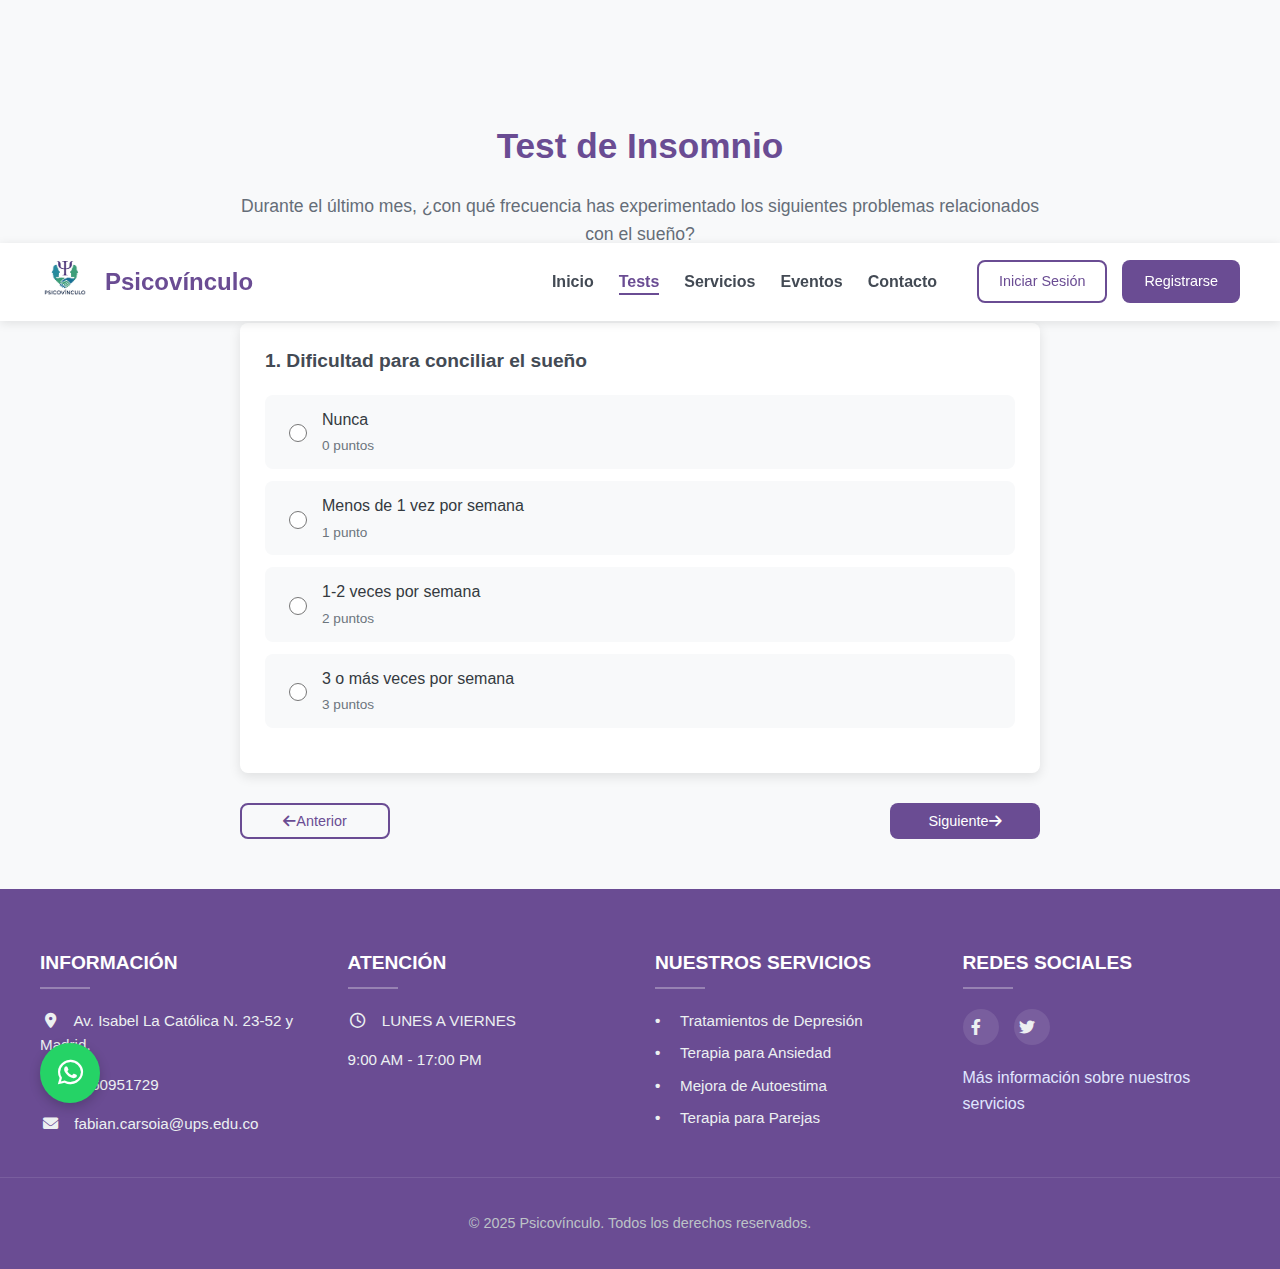
<file: test-insomnio.html>
<!DOCTYPE html>
<html lang="es">
<head>
    <meta charset="UTF-8">
    <meta name="viewport" content="width=device-width, initial-scale=1.0">
    <title>Test de Ansiedad | Psicovínculo</title>
    <link rel="stylesheet" href="css/test-insomnio.css">
    <link rel="stylesheet" href="https://cdnjs.cloudflare.com/ajax/libs/font-awesome/6.0.0-beta3/css/all.min.css">
</head>
<body>
    <!-- Header -->
    <header class="header">
        <div class="header-container">
            <div class="logo-container">
                <a href="index.html" class="logo-link">
                    <img src="imagen/logo.png" class="logo-psicovinculo" alt="Psicovínculo">
                </a>
                <span class="logo-text">Psicovínculo</span>
            </div>
            
            <div class="nav-wrapper">
                <nav class="main-nav">
                    <ul class="nav-menu">
                        <li><a href="index.html">Inicio</a></li>
                        <li><a href="test.html" class="active">Tests</a></li>
                        <li><a href="servicios.html">Servicios</a></li>
                        <li><a href="eventos.html">Eventos</a></li>
                        <li><a href="contacto.html">Contacto</a></li>
                    </ul>
                </nav>
                
                <div class="auth-buttons">
                    <a href="login.html" class="btn btn-outline">Iniciar Sesión</a>
                    <a href="registro.html" class="btn btn-primary">Registrarse</a>
                </div>
            </div>
            
            <button class="mobile-menu-btn">
                <i class="fas fa-bars"></i>
            </button>
        </div>
    </header>

    <!-- Main Content -->
    <main class="test-container">
        <section class="test-header">
            <h1>Test de Insomnio</h1>
            <p class="test-description">Durante el último mes, ¿con qué frecuencia has experimentado los siguientes problemas relacionados con el sueño?</p>
            <div class="progress-container">
                <div class="progress-bar" id="progressBar"></div>
                <span class="progress-text" id="progressText">1/10</span>
            </div>
        </section>

        <form id="insomnioTestForm">
            <!-- Pregunta 1 -->
            <div id="insomnio-q1" class="question active">
                <h3>1. Dificultad para conciliar el sueño</h3>
                <ul class="question-options">
                    <li class="option-item">
                        <input type="radio" name="inq1" value="0" id="inq1-option1">
                        <label for="inq1-option1" class="option-label">
                            <span class="option-text">Nunca</span>
                            <span class="option-points">0 puntos</span>
                        </label>
                    </li>
                    <li class="option-item">
                        <input type="radio" name="inq1" value="1" id="inq1-option2">
                        <label for="inq1-option2" class="option-label">
                            <span class="option-text">Menos de 1 vez por semana</span>
                            <span class="option-points">1 punto</span>
                        </label>
                    </li>
                    <li class="option-item">
                        <input type="radio" name="inq1" value="2" id="inq1-option3">
                        <label for="inq1-option3" class="option-label">
                            <span class="option-text">1-2 veces por semana</span>
                            <span class="option-points">2 puntos</span>
                        </label>
                    </li>
                    <li class="option-item">
                        <input type="radio" name="inq1" value="3" id="inq1-option4">
                        <label for="inq1-option4" class="option-label">
                            <span class="option-text">3 o más veces por semana</span>
                            <span class="option-points">3 puntos</span>
                        </label>
                    </li>
                </ul>
            </div>

            <!-- Pregunta 2 -->
            <div id="insomnio-q2" class="question">
                <h3>2. Dificultad para mantenerse dormido durante la noche</h3>
                <ul class="question-options">
                    <li class="option-item">
                        <input type="radio" name="inq2" value="0" id="inq2-option1">
                        <label for="inq2-option1" class="option-label">
                            <span class="option-text">Nunca</span>
                            <span class="option-points">0 puntos</span>
                        </label>
                    </li>
                    <li class="option-item">
                        <input type="radio" name="inq2" value="1" id="inq2-option2">
                        <label for="inq2-option2" class="option-label">
                            <span class="option-text">Menos de 1 vez por semana</span>
                            <span class="option-points">1 punto</span>
                        </label>
                    </li>
                    <li class="option-item">
                        <input type="radio" name="inq2" value="2" id="inq2-option3">
                        <label for="inq2-option3" class="option-label">
                            <span class="option-text">1-2 veces por semana</span>
                            <span class="option-points">2 puntos</span>
                        </label>
                    </li>
                    <li class="option-item">
                        <input type="radio" name="inq2" value="3" id="inq2-option4">
                        <label for="inq2-option4" class="option-label">
                            <span class="option-text">3 o más veces por semana</span>
                            <span class="option-points">3 puntos</span>
                        </label>
                    </li>
                </ul>
            </div>

            <!-- Pregunta 3 -->
            <div id="insomnio-q3" class="question">
                <h3>3. Despertarse demasiado temprano por la mañana sin poder volver a dormir</h3>
                <ul class="question-options">
                    <li class="option-item">
                        <input type="radio" name="inq3" value="0" id="inq3-option1">
                        <label for="inq3-option1" class="option-label">
                            <span class="option-text">Nunca</span>
                            <span class="option-points">0 puntos</span>
                        </label>
                    </li>
                    <li class="option-item">
                        <input type="radio" name="inq3" value="1" id="inq3-option2">
                        <label for="inq3-option2" class="option-label">
                            <span class="option-text">Menos de 1 vez por semana</span>
                            <span class="option-points">1 punto</span>
                        </label>
                    </li>
                    <li class="option-item">
                        <input type="radio" name="inq3" value="2" id="inq3-option3">
                        <label for="inq3-option3" class="option-label">
                            <span class="option-text">1-2 veces por semana</span>
                            <span class="option-points">2 puntos</span>
                        </label>
                    </li>
                    <li class="option-item">
                        <input type="radio" name="inq3" value="3" id="inq3-option4">
                        <label for="inq3-option4" class="option-label">
                            <span class="option-text">3 o más veces por semana</span>
                            <span class="option-points">3 puntos</span>
                        </label>
                    </li>
                </ul>
            </div>

            <!-- Pregunta 4 -->
            <div id="insomnio-q4" class="question">
                <h3>4. Sentirse insatisfecho con la calidad del sueño</h3>
                <ul class="question-options">
                    <li class="option-item">
                        <input type="radio" name="inq4" value="0" id="inq4-option1">
                        <label for="inq4-option1" class="option-label">
                            <span class="option-text">Nunca</span>
                            <span class="option-points">0 puntos</span>
                        </label>
                    </li>
                    <li class="option-item">
                        <input type="radio" name="inq4" value="1" id="inq4-option2">
                        <label for="inq4-option2" class="option-label">
                            <span class="option-text">Menos de 1 vez por semana</span>
                            <span class="option-points">1 punto</span>
                        </label>
                    </li>
                    <li class="option-item">
                        <input type="radio" name="inq4" value="2" id="inq4-option3">
                        <label for="inq4-option3" class="option-label">
                            <span class="option-text">1-2 veces por semana</span>
                            <span class="option-points">2 puntos</span>
                        </label>
                    </li>
                    <li class="option-item">
                        <input type="radio" name="inq4" value="3" id="inq4-option4">
                        <label for="inq4-option4" class="option-label">
                            <span class="option-text">3 o más veces por semana</span>
                            <span class="option-points">3 puntos</span>
                        </label>
                    </li>
                </ul>
            </div>

            <!-- Pregunta 5 -->
            <div id="insomnio-q5" class="question">
                <h3>5. Sensación de no haber descansado adecuadamente al despertar</h3>
                <ul class="question-options">
                    <li class="option-item">
                        <input type="radio" name="inq5" value="0" id="inq5-option1">
                        <label for="inq5-option1" class="option-label">
                            <span class="option-text">Nunca</span>
                            <span class="option-points">0 puntos</span>
                        </label>
                    </li>
                    <li class="option-item">
                        <input type="radio" name="inq5" value="1" id="inq5-option2">
                        <label for="inq5-option2" class="option-label">
                            <span class="option-text">Menos de 1 vez por semana</span>
                            <span class="option-points">1 punto</span>
                        </label>
                    </li>
                    <li class="option-item">
                        <input type="radio" name="inq5" value="2" id="inq5-option3">
                        <label for="inq5-option3" class="option-label">
                            <span class="option-text">1-2 veces por semana</span>
                            <span class="option-points">2 puntos</span>
                        </label>
                    </li>
                    <li class="option-item">
                        <input type="radio" name="inq5" value="3" id="inq5-option4">
                        <label for="inq5-option4" class="option-label">
                            <span class="option-text">3 o más veces por semana</span>
                            <span class="option-points">3 puntos</span>
                        </label>
                    </li>
                </ul>
            </div>

            <!-- Pregunta 6 -->
            <div id="insomnio-q6" class="question">
                <h3>6. Sensación de somnolencia o cansancio durante el día</h3>
                <ul class="question-options">
                    <li class="option-item">
                        <input type="radio" name="inq6" value="0" id="inq6-option1">
                        <label for="inq6-option1" class="option-label">
                            <span class="option-text">Nunca</span>
                            <span class="option-points">0 puntos</span>
                        </label>
                    </li>
                    <li class="option-item">
                        <input type="radio" name="inq6" value="1" id="inq6-option2">
                        <label for="inq6-option2" class="option-label">
                            <span class="option-text">Menos de 1 vez por semana</span>
                            <span class="option-points">1 punto</span>
                        </label>
                    </li>
                    <li class="option-item">
                        <input type="radio" name="inq6" value="2" id="inq6-option3">
                        <label for="inq6-option3" class="option-label">
                            <span class="option-text">1-2 veces por semana</span>
                            <span class="option-points">2 puntos</span>
                        </label>
                    </li>
                    <li class="option-item">
                        <input type="radio" name="inq6" value="3" id="inq6-option4">
                        <label for="inq6-option4" class="option-label">
                            <span class="option-text">3 o más veces por semana</span>
                            <span class="option-points">3 puntos</span>
                        </label>
                    </li>
                </ul>
            </div>

            <!-- Pregunta 7 -->
            <div id="insomnio-q7" class="question">
                <h3>7. Dificultad para concentrarse debido al cansancio</h3>
                <ul class="question-options">
                    <li class="option-item">
                        <input type="radio" name="inq7" value="0" id="inq7-option1">
                        <label for="inq7-option1" class="option-label">
                            <span class="option-text">Nunca</span>
                            <span class="option-points">0 puntos</span>
                        </label>
                    </li>
                    <li class="option-item">
                        <input type="radio" name="inq7" value="1" id="inq7-option2">
                        <label for="inq7-option2" class="option-label">
                            <span class="option-text">Menos de 1 vez por semana</span>
                            <span class="option-points">1 punto</span>
                        </label>
                    </li>
                    <li class="option-item">
                        <input type="radio" name="inq7" value="2" id="inq7-option3">
                        <label for="inq7-option3" class="option-label">
                            <span class="option-text">1-2 veces por semana</span>
                            <span class="option-points">2 puntos</span>
                        </label>
                    </li>
                    <li class="option-item">
                        <input type="radio" name="inq7" value="3" id="inq7-option4">
                        <label for="inq7-option4" class="option-label">
                            <span class="option-text">3 o más veces por semana</span>
                            <span class="option-points">3 puntos</span>
                        </label>
                    </li>
                </ul>
            </div>

            <!-- Pregunta 8 -->
            <div id="insomnio-q8" class="question">
                <h3>8. Preocupación excesiva por no poder dormir</h3>
                <ul class="question-options">
                    <li class="option-item">
                        <input type="radio" name="inq8" value="0" id="inq8-option1">
                        <label for="inq8-option1" class="option-label">
                            <span class="option-text">Nunca</span>
                            <span class="option-points">0 puntos</span>
                        </label>
                    </li>
                    <li class="option-item">
                        <input type="radio" name="inq8" value="1" id="inq8-option2">
                        <label for="inq8-option2" class="option-label">
                            <span class="option-text">Menos de 1 vez por semana</span>
                            <span class="option-points">1 punto</span>
                        </label>
                    </li>
                    <li class="option-item">
                        <input type="radio" name="inq8" value="2" id="inq8-option3">
                        <label for="inq8-option3" class="option-label">
                            <span class="option-text">1-2 veces por semana</span>
                            <span class="option-points">2 puntos</span>
                        </label>
                    </li>
                    <li class="option-item">
                        <input type="radio" name="inq8" value="3" id="inq8-option4">
                        <label for="inq8-option4" class="option-label">
                            <span class="option-text">3 o más veces por semana</span>
                            <span class="option-points">3 puntos</span>
                        </label>
                    </li>
                </ul>
            </div>

            <!-- Pregunta 9 -->
            <div id="insomnio-q9" class="question">
                <h3>9. Uso de medicamentos para dormir (con o sin receta)</h3>
                <ul class="question-options">
                    <li class="option-item">
                        <input type="radio" name="inq9" value="0" id="inq9-option1">
                        <label for="inq9-option1" class="option-label">
                            <span class="option-text">Nunca</span>
                            <span class="option-points">0 puntos</span>
                        </label>
                    </li>
                    <li class="option-item">
                        <input type="radio" name="inq9" value="1" id="inq9-option2">
                        <label for="inq9-option2" class="option-label">
                            <span class="option-text">Menos de 1 vez por semana</span>
                            <span class="option-points">1 punto</span>
                        </label>
                    </li>
                    <li class="option-item">
                        <input type="radio" name="inq9" value="2" id="inq9-option3">
                        <label for="inq9-option3" class="option-label">
                            <span class="option-text">1-2 veces por semana</span>
                            <span class="option-points">2 puntos</span>
                        </label>
                    </li>
                    <li class="option-item">
                        <input type="radio" name="inq9" value="3" id="inq9-option4">
                        <label for="inq9-option4" class="option-label">
                            <span class="option-text">3 o más veces por semana</span>
                            <span class="option-points">3 puntos</span>
                        </label>
                    </li>
                </ul>
            </div>

            <!-- Pregunta 10 -->
            <div id="insomnio-q10" class="question">
                <h3>10. Dificultad para mantenerse despierto durante actividades como conducir, comer o socializar</h3>
                <ul class="question-options">
                    <li class="option-item">
                        <input type="radio" name="inq10" value="0" id="inq10-option1">
                        <label for="inq10-option1" class="option-label">
                            <span class="option-text">Nunca</span>
                            <span class="option-points">0 puntos</span>
                        </label>
                    </li>
                    <li class="option-item">
                        <input type="radio" name="inq10" value="1" id="inq10-option2">
                        <label for="inq10-option2" class="option-label">
                            <span class="option-text">Menos de 1 vez por semana</span>
                            <span class="option-points">1 punto</span>
                        </label>
                    </li>
                    <li class="option-item">
                        <input type="radio" name="inq10" value="2" id="inq10-option3">
                        <label for="inq10-option3" class="option-label">
                            <span class="option-text">1-2 veces por semana</span>
                            <span class="option-points">2 puntos</span>
                        </label>
                    </li>
                    <li class="option-item">
                        <input type="radio" name="inq10" value="3" id="inq10-option4">
                        <label for="inq10-option4" class="option-label">
                            <span class="option-text">3 o más veces por semana</span>
                            <span class="option-points">3 puntos</span>
                        </label>
                    </li>
                </ul>
            </div>

            <!-- Navigation Buttons -->
            <div class="test-navigation">
                <button type="button" class="btn btn-outline" id="prevBtn" disabled>
                    <i class="fas fa-arrow-left"></i> Anterior
                </button>
                <button type="button" class="btn btn-primary" id="nextBtn">
                    Siguiente <i class="fas fa-arrow-right"></i>
                </button>
                <button type="button" class="btn btn-primary" id="submitBtn" style="display: none;">
                    Ver Resultados
                </button>
            </div>
        </form>

        <!-- Result Section -->
        <section id="insomnio-result" class="result-container" style="display: none;">
            <div class="result-card">
                <h2>Resultado del Test de Insomnio</h2>
                <div class="score-display">
                    <span class="score-label">Puntaje total:</span>
                    <span class="score-value" id="insomnio-score">0</span>
                    <span class="score-max">/30</span>
                </div>
                
                <div class="result-message" id="insomnio-interpretation">
                    <!-- Result text will be inserted here by JavaScript -->
                </div>
                
                <div class="result-recommendation">
                    <h3>Recomendaciones:</h3>
                    <ul class="recommendation-list" id="recommendation-list">
                        <!-- Recommendations will be inserted here by JavaScript -->
                    </ul>
                </div>
                
                <div class="result-disclaimer">
                    <p><strong>Nota importante:</strong> Este test no sustituye una evaluación profesional. Si tienes problemas persistentes de sueño, considera consultar con un especialista en trastornos del sueño.</p>
                </div>
                
                <div class="result-actions">
                    <a href="servicios.html" class="btn btn-primary">
                        <i class="fas fa-calendar-alt"></i> Agendar Consulta
                    </a>
                    <button type="button" class="btn btn-outline" id="retakeTestBtn">
                        <i class="fas fa-redo"></i> Volver a hacer el test
                    </button>
                </div>
            </div>
        </section>
    </main>

    <!-- Footer (igual que en autoestima) -->
    <footer class="footer">
        <div class="footer-container">
            <div class="footer-section">
                <h3>INFORMACIÓN</h3>
                <p><i class="fas fa-map-marker-alt"></i> Av. Isabel La Católica N. 23-52 y Madrid.</p>
                <p><i class="fas fa-phone"></i> <a href="tel:0960951729">0960951729</a></p>
                <p><i class="fas fa-envelope"></i> <a href="mailto:fabian.carsoia@ups.edu.co">fabian.carsoia@ups.edu.co</a></p>
            </div>
            
            <div class="footer-section">
                <h3>ATENCIÓN</h3>
                <p><i class="far fa-clock"></i> LUNES A VIERNES</p>
                <p>9:00 AM - 17:00 PM</p>
            </div>
            
            <div class="footer-section">
                <h3>NUESTROS SERVICIOS</h3>
                <ul class="services-list">
                    <li>Tratamientos de Depresión</li>
                    <li>Terapia para Ansiedad</li>
                    <li>Mejora de Autoestima</li>
                    <li>Terapia para Parejas</li>
                </ul>
            </div>
            
            <div class="footer-section">
                <h3>REDES SOCIALES</h3>
                <div class="social-icons">
                    <a href="#" class="social-icon"><i class="fab fa-facebook-f"></i></a>
                    <a href="#" class="social-icon"><i class="fab fa-twitter"></i></a>
                </div>
                <div class="footer-link">
                    <a href="https://www.deservicios.es/plos/muestras-redes-sociales-deservicios-totamacion" target="_blank">
                        Más información sobre nuestros servicios
                    </a>
                </div>
            </div>
        </div>
        
        <div class="footer-bottom">
            <p>&copy; 2025 Psicovínculo. Todos los derechos reservados.</p>
        </div>

        <!-- Botón flotante de WhatsApp -->
        <a href="https://wa.me/593960951729" class="whatsapp-float" target="_blank">
            <i class="fab fa-whatsapp whatsapp-icon"></i>
        </a>
    </footer>

    <script src="js/test-insomnio.js"></script>
</body>
</html>
</file>
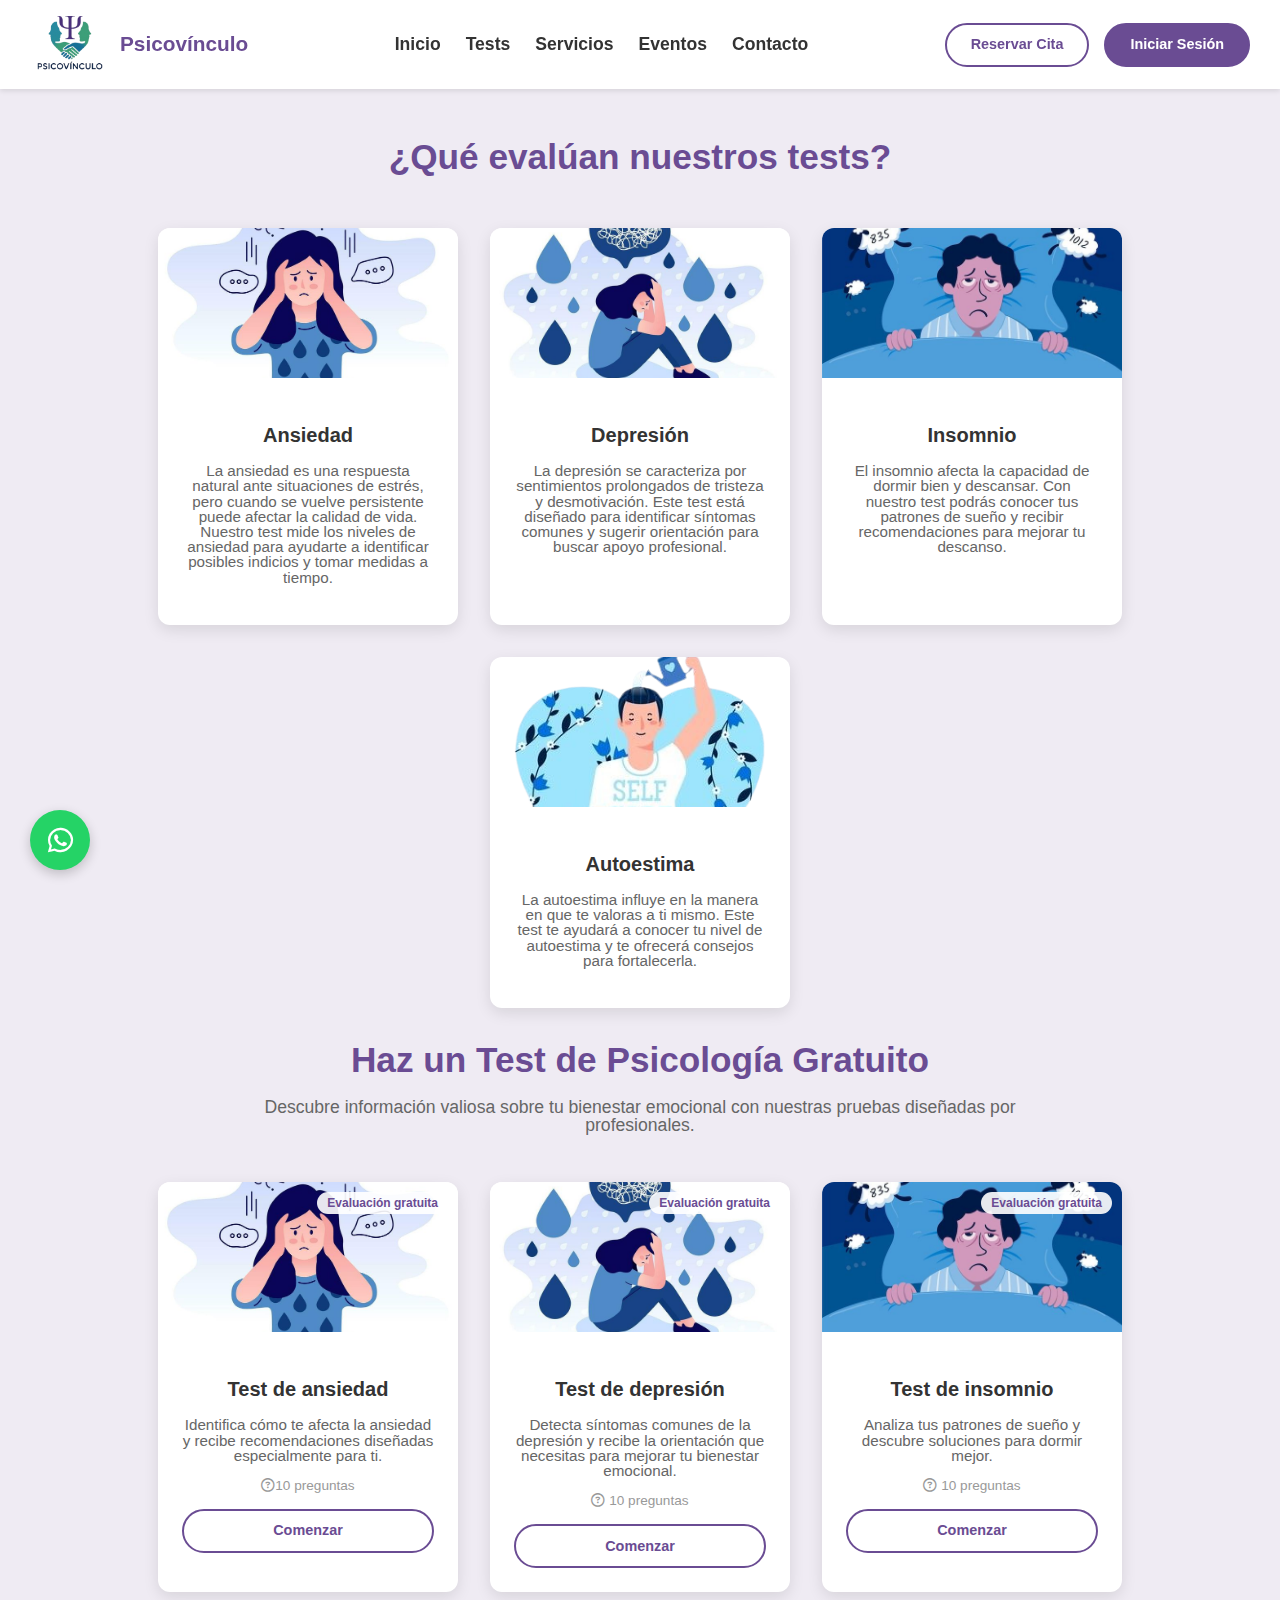
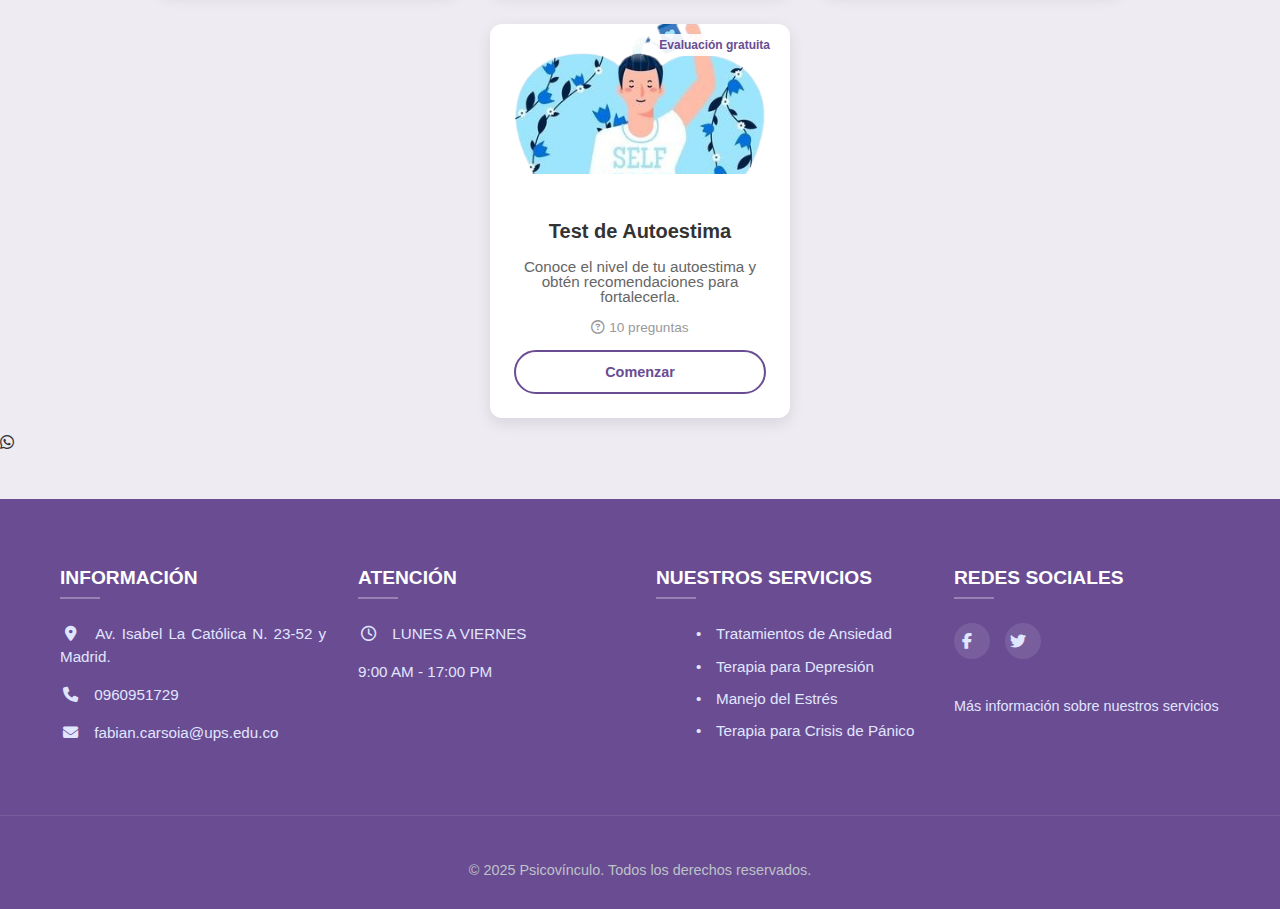
<file: test.html>
<!DOCTYPE html>
<html lang="es">

<head>
  <meta charset="UTF-8">
  <meta name="viewport" content="width=device-width, initial-scale=1.0">
  <title>Psivinculo - Servicios Psicológicos</title>
  <link rel="stylesheet" href="css/test.css">
  <link rel="stylesheet" href="https://cdnjs.cloudflare.com/ajax/libs/font-awesome/6.4.0/css/all.min.css">
  <link href="https://fonts.googleapis.com/css2?family=Montserrat:wght@300;400;500;600;700&display=swap"
    rel="stylesheet">
</head>

<body>
  <!-- Header -->
  <header class="header">
    <nav class="navbar">
      <div class="logo">
        <a href="index.html" class="logo-link">
          <img src="imagen/logo.png" class="logo-psicovinculo" alt="Psicovínculo">
        </a>
        <span>Psicovínculo</span>
      </div>
      <ul class="menu">
         <li><a href="index.php" >Inicio</a></li>
        <li><a href="test.html">Tests</a></li>
        <li> <a href="servicios.html">Servicios</a></li>
        <li><a href="eventos.html">Eventos</a></li>
        <li><a href="contacto.html">Contacto</a></li>
      </ul>
      <div class="auth-buttons">
        <a class="btn-outline btn" href="login.html">Reservar Cita</a>
        <a class="btn-primary btn" href="login.html">Iniciar Sesión</a>
      </div>
    </nav>
  </header>

  <!-- Tests Section -->
  <section class="test-section" id="tests">
    <div class="container">
      <div class="section-header">
        <h2 class="section-title">¿Qué evalúan nuestros tests?</h2>
      </div>
      <!-- Descripciones informativas sobre los trastornos -->
      <div class="test-container">
        <!-- Tarjetas con descripciones -->
        <div class="test-card">
          <div class="test-img">
            <img src="imagen/test_ansiedad.jpg" alt="Ansiedad">
          </div>
          <div class="test-info">
            <h3>Ansiedad</h3>
            <p>La ansiedad es una respuesta natural ante situaciones de estrés, pero cuando se vuelve persistente puede
              afectar la calidad de vida. Nuestro test mide los niveles de ansiedad para ayudarte a identificar posibles
              indicios y tomar medidas a tiempo.</p>
          </div>
        </div>

        <div class="test-card">
          <div class="test-img">
            <img src="imagen/depresion.jpg" alt="Depresión">
          </div>
          <div class="test-info">
            <h3>Depresión</h3>
            <p>La depresión se caracteriza por sentimientos prolongados de tristeza y desmotivación. Este test está
              diseñado para identificar síntomas comunes y sugerir orientación para buscar apoyo profesional.</p>
          </div>
        </div>

        <div class="test-card">
          <div class="test-img">
            <img src="imagen/insomnio.jpg" alt="Insomnio">
          </div>
          <div class="test-info">
            <h3>Insomnio</h3>
            <p>El insomnio afecta la capacidad de dormir bien y descansar. Con nuestro test podrás conocer tus patrones
              de sueño y recibir recomendaciones para mejorar tu descanso.</p>
          </div>
        </div>

        <div class="test-card">
          <div class="test-img">
            <img src="imagen/test_autoestima.png" alt="Autoestima">
          </div>
          <div class="test-info">
            <h3>Autoestima</h3>
            <p>La autoestima influye en la manera en que te valoras a ti mismo. Este test te ayudará a conocer tu nivel
              de autoestima y te ofrecerá consejos para fortalecerla.</p>
          </div>
        </div>
      </div>

      <div class="section-header">
        <h2 class="section-title">Haz un Test de Psicología Gratuito</h2>
        <p class="section-subtitle">Descubre información valiosa sobre tu bienestar emocional con nuestras
          pruebas diseñadas por profesionales.</p>
      </div>

      <div class="test-container">
        <div class="test-card">
          <div class="test-img anxiety">
            <img src="imagen/test_ansiedad.jpg" alt="Test de ansiedad">
            <div class="test-overlay">
              <span class="overlay-text">Evaluación gratuita</span>
            </div>
          </div>
          <div class="test-info">
            <h3>Test de ansiedad</h3>
            <p>Identifica cómo te afecta la ansiedad y recibe recomendaciones diseñadas especialmente para ti.</p>
            <div class="test-meta">
              <span><i class="far fa-question-circle"></i>10 preguntas</span>
            </div>
            <a href="test-ansiedad.html" class="btn btn-block">Comenzar</a>
          </div>
        </div>

        <div class="test-card">
          <div class="test-img depression">
            <img src="imagen/depresion.jpg" alt="Test de depresión">
            <div class="test-overlay">
              <span class="overlay-text">Evaluación gratuita</span>
            </div>
          </div>
          <div class="test-info">
            <h3>Test de depresión</h3>
            <p>Detecta síntomas comunes de la depresión y recibe la orientación que necesitas para mejorar tu bienestar emocional.</p>
            <div class="test-meta">
              <span><i class="far fa-question-circle"></i> 10 preguntas</span>
            </div>
            <a href="test-depresion.html" class="btn btn-block">Comenzar</a>
          </div>
        </div>

        <div class="test-card">
          <div class="test-img insomnia">
            <img src="imagen/insomnio.jpg" alt="Test de insomnio">
            <div class="test-overlay">
              <span class="overlay-text">Evaluación gratuita</span>
            </div>
          </div>
          <div class="test-info">
            <h3>Test de insomnio</h3>
            <p>Analiza tus patrones de sueño y descubre soluciones para dormir mejor.</p>
            <div class="test-meta">
              <span><i class="far fa-question-circle"></i> 10 preguntas</span>
            </div>
            <a href="test-insomnio.html" class="btn btn-block">Comenzar</a>
          </div>
        </div>

        <div class="test-card">
          <div class="test-img autoestima">
            <img src="imagen/test_autoestima.png" alt="Test de autoestima">
            <div class="test-overlay">
              <span class="overlay-text">Evaluación gratuita</span>
            </div>
          </div>
          <div class="test-info">
            <h3>Test de Autoestima</h3>
            <p>Conoce el nivel de tu autoestima y obtén recomendaciones para fortalecerla.</p>
            <div class="test-meta">
              <span><i class="far fa-question-circle"></i> 10 preguntas</span>
            </div>
            <a href="test-autoestima.html" class="btn btn-block">Comenzar</a>
          </div>
        </div>

      </div>

  </section>


  <!-- WhatsApp Button -->
  <a href="https://wa.me/593978123456" class="whatsapp-btn">
    <i class="fab fa-whatsapp"></i>
  </a>

    <!-- Footer -->
  <footer class="footer">
    <div class="footer-container">
        <div class="footer-section">
            <h3>INFORMACIÓN</h3>
            <p><i class="fas fa-map-marker-alt"></i> Av. Isabel La Católica N. 23-52 y Madrid.</p>
            <p><i class="fas fa-phone"></i> <a href="tel:0960951729">0960951729</a></p>
            <p><i class="fas fa-envelope"></i> <a href="mailto:fabian.carsoia@ups.edu.co">fabian.carsoia@ups.edu.co</a></p>
        </div>
        
        <div class="footer-section">
            <h3>ATENCIÓN</h3>
            <p><i class="far fa-clock"></i> LUNES A VIERNES</p>
            <p>9:00 AM - 17:00 PM</p>
        </div>
        
        <div class="footer-section">
            <h3>NUESTROS SERVICIOS</h3>
            <ul class="services-list">
                <li>Tratamientos de Ansiedad</li>
                <li>Terapia para Depresión</li>
                <li>Manejo del Estrés</li>
                <li>Terapia para Crisis de Pánico</li>
            </ul>
        </div>
        
        <div class="footer-section">
            <h3>REDES SOCIALES</h3>
            <div class="social-icons">
                <a href="#" class="social-icon"><i class="fab fa-facebook-f"></i></a>
                <a href="#" class="social-icon"><i class="fab fa-twitter"></i></a>
            </div>
            <div class="footer-link">
                <a href="servicios.html" target="_blank">
                    Más información sobre nuestros servicios
                </a>
            </div>
        </div>
    </div>
    
    <div class="footer-bottom">
        <p>&copy; 2025 Psicovínculo. Todos los derechos reservados.</p>
    </div>

    <!-- Botón flotante de WhatsApp -->
    <a href="https://wa.me/593960951729" class="whatsapp-float" target="_blank">
        <i class="fab fa-whatsapp whatsapp-icon"></i>
    </a>
</footer>
</body>
</html>
</file>
<file: css/index.css>
/* Base Styles */
* {
    margin: 0;
    padding: 0;
    box-sizing: border-box;
    font-family: 'Segoe UI', Tahoma, Geneva, Verdana, sans-serif;
}

body {
    background-color: #f8f9fa;
    display: flex;
    flex-direction: column;
    min-height: 100vh;
    color: #333;
    line-height: 1;
    overflow-x: hidden;
}

.container {
    width: 92%;
    max-width: 1200px;
    margin: 0 auto;
}

a {
    text-decoration: none;
    color: inherit;
}

img {
    max-width: 100%;
    height: auto;
}

/* Buttons */
.btn {
    display: inline-block;
    padding: 0.8rem 1.5rem;
    border-radius: 50px;
    font-weight: 600;
    transition: all 0.3s ease;
    text-align: center;
    cursor: pointer;
    font-size: 0.9rem;
}

.btn-outline {
    border: 2px solid #6a4c93;
    color: #6a4c93;
    background: transparent;
}

.btn-outline:hover {
    background-color: #6a4c93;
    color: white;
}

.btn-primary {
    background-color: #6a4c93;
    color: white;
    border: none;
}

.btn-primary:hover {
    background-color: #5a3d83;
}

.btn-secondary {
    background-color: #e0d4ff;
    color: #3c2c79;
}

.btn-secondary:hover {
    background-color: #d3c4f5;
    transform: translateY(-2px);
}

/* Header/Navbar */
.header {
    background-color: white;
    padding: 0 30px;
    box-shadow: 0 2px 5px rgba(0, 0, 0, 0.1);
    position: sticky;
    top: 0;
    z-index: 1000;
}

.navbar {
    display: flex;
    justify-content: space-between;
    align-items: center;
    padding: 3px 0;
}

/* Logo Styles */
.logo {
    display: flex;
    align-items: center;
    gap: 10px;
}

.logo-psicovinculo {
    height: 80px;
    width: auto;
}

.logo span {
    font-weight: bold;
    color: #6a4c93;
    font-size: 1.3rem;
    margin-right: 10px;
}

/* Menu */
.menu {
    display: flex;
    list-style: none;
    gap: 25px;
    margin: 0;
    padding: 0;
}

.menu a {
    text-decoration: none;
    color: #333;
    font-weight: 600;
    font-size: 1.1rem;
    transition: color 0.3s;
    position: relative;
    padding-bottom: 5px;
}

.menu a:hover {
    color: #6a4c93;
}

.menu a:after {
    content: '';
    position: absolute;
    width: 0;
    height: 2px;
    background: #6a4c93;
    bottom: 0;
    left: 0;
    transition: width 0.3s;
}

.menu a:hover:after,
.menu a.active:after {
    width: 100%;
}

/* Auth Buttons */
.auth-buttons {
    display: flex;
    gap: 15px;
}

/* Gallery Slider */
.gallery-slider {
    position: relative;
    height: 750px;
}

.gallery-slider .swiper-slide img {
    width: 100%;
    height: 750px;
    object-fit: cover;
}

.swiper {
    z-index: 1;
}

.slider-overlay {
    position: absolute;
    top: 0;
    left: 0;
    z-index: 2;
    width: 100%;
    height: 100%;
    background: rgba(0, 0, 0, 0.55);
    display: flex;
    justify-content: center;
    align-items: center;
    text-align: center;
    padding: 2rem;
    color: white;
}

.slider-overlay .overlay-content {
    max-width: 800px;
    padding: 1rem;
}

.slider-overlay h2 {
    font-size: 3rem;
    margin-bottom: 1rem;
    font-weight: 700;
}

.slider-overlay p {
    font-size: 1.25rem;
    line-height: 1.8;
    font-weight: 400;
}

/* Section Styles */
.section-title {
    color: #6a4c93;
    margin-bottom: 1rem;
}

/* Services Section */
.services-section {
    padding: 4rem 2rem;
}

.card-grid {
    display: flex;
    gap: 2rem;
    justify-content: center;
    flex-wrap: wrap;
    margin-top: 2rem;
}

.objetivo-card {
    background-color: #fff;
    padding: 2rem;
    border-radius: 1rem;
    box-shadow: 0 6px 20px rgba(0, 0, 0, 0.06);
    max-width: 300px;
    text-align: center;
    transition: transform 0.3s, box-shadow 0.3s;
}

.objetivo-card:hover {
    transform: translateY(-5px);
    box-shadow: 0 10px 25px rgba(0, 0, 0, 0.12);
}

.objetivo-card p {
    font-size: 1rem;
    color: #444;
    line-height: 1.5;
    margin-bottom: 1rem;
}

.icon-img {
    width: 64px;
    height: 64px;
    object-fit: contain;
    margin-top: 1rem;
}

/* Respaldo Section */
.respaldo-section {
    background-color: #f3e8ff;
    padding: 4rem 2rem;
}

.respaldo-container {
    display: flex;
    flex-wrap: wrap;
    align-items: center;
    justify-content: center;
    gap: 3rem;
    max-width: 1400px;
    margin: 0 auto;
}

.respaldo-texto {
    max-width: 500px;
    text-align: center;
}

.respaldo-texto h2 {
    font-size: 2.5rem;
    margin-bottom: 1rem;
    color: #5a3e91;
}

.respaldo-texto p {
    font-size: 1.1rem;
    color: #444;
    line-height: 1.6;
}

.respaldo-imagen img {
    max-width: 850px;
    width: 100%;
    border-radius: 1rem;
    box-shadow: 0 10px 25px rgba(0, 0, 0, 0.1);
}

/* Por qué asistir Section */
.porque-asistir-section {
    background-color: #f9f9f9;
    padding: 4rem 2rem;
    text-align: center;
}

.asistir-grid {
    display: flex;
    flex-wrap: wrap;
    justify-content: center;
    gap: 2rem;
    margin-top: 2rem;
}

.asistir-card {
    background-color: #fff;
    padding: 2rem;
    max-width: 300px;
    border-radius: 1rem;
    box-shadow: 0 6px 15px rgba(0, 0, 0, 0.05);
    transition: transform 0.3s, box-shadow 0.3s;
}

.asistir-card:hover {
    transform: translateY(-6px);
    box-shadow: 0 12px 30px rgba(0, 0, 0, 0.1);
}

.asistir-card img {
    width: 64px;
    height: 64px;
    margin-bottom: 1rem;
}

.asistir-card p {
    font-size: 1rem;
    color: #444;
    line-height: 1.5;
}

/* Hero Section */
.hero {
    padding: 5rem 2rem;
    background-color: #f4f0fa;
}

.hero-container {
    display: flex;
    align-items: center;
    justify-content: space-between;
    flex-wrap: wrap;
    gap: 3rem;
    max-width: 1200px;
    margin: 0 auto;
}

.hero-text {
    flex: 1;
    min-width: 300px;
    max-width: 600px;
}

.hero-text h1 {
    font-size: 3rem;
    line-height: 1.2;
    color: #3c2c79;
    margin-bottom: 1rem;
}

.hero-text h1 span {
    color: #6b46c1;
}

.hero-text p {
    font-size: 1.2rem;
    color: #555;
    margin-bottom: 2rem;
    line-height: 1.6;
}

.hero-buttons {
    display: flex;
    gap: 1rem;
    flex-wrap: wrap;
}

.hero-image img {
    max-width: 400px;
    width: 100%;
}

/* Footer */
/* ======================
   FOOTER STYLES 
   ====================== */
.footer {
    background-color: #6a4c93;
    color: white;
    padding: 3rem 0 1rem;
    margin-top: 3rem;
}

.footer-container {
    max-width: 1200px;
    margin: 0 auto;
    padding: 0 20px;
    display: grid;
    grid-template-columns: repeat(auto-fit, minmax(250px, 1fr));
    gap: 2rem;
}

.footer-section {
    margin-bottom: 1.5rem;
}

.footer-section h3 {
    font-size: 1.2rem;
    margin-bottom: 1.5rem;
    position: relative;
    padding-bottom: 8px;
    color: white;
}

.footer-section h3::after {
    content: '';
    position: absolute;
    bottom: 0;
    left: 0;
    width: 40px;
    height: 2px;
    background-color: rgba(255, 255, 255, 0.3);
}

.footer-section p, 
.footer-section li {
    color: #e0e6ff;
    margin-bottom: 0.8rem;
    font-size: 0.95rem;
    line-height: 1.5;
}

.footer-section a {
    color: #e0e6ff;
    transition: color 0.3s ease;
}

.footer-section a:hover {
    color: white;
    text-decoration: underline;
}

.footer-section i {
    margin-right: 10px;
    width: 20px;
    text-align: center;
}

.services-list {
    list-style: none;
}

.services-list li {
    position: relative;
    padding-left: 20px;
    margin-bottom: 0.6rem;
}

.services-list li::before {
    content: '•';
    color: #e0e6ff;
    position: absolute;
    left: 0;
}

.social-icons {
    display: flex;
    gap: 15px;
    margin-bottom: 1.5rem;
}

.social-icon {
    display: flex;
    align-items: center;
    justify-content: center;
    width: 36px;
    height: 36px;
    border-radius: 50%;
    background-color: rgba(255, 255, 255, 0.1);
    color: white;
    transition: all 0.3s ease;
}

.social-icon:hover {
    background-color: rgba(255, 255, 255, 0.2);
    transform: translateY(-3px);
}

.footer-link a {
    display: inline-block;
    margin-top: 1rem;
    font-size: 0.9rem;
}

.footer-bottom {
    text-align: center;
    padding-top: 2rem;
    margin-top: 2rem;
    border-top: 1px solid rgba(255, 255, 255, 0.1);
    color: #bdc3c7;
    font-size: 0.9rem;
    grid-column: 1 / -1;
}

.whatsapp-float {
    position: fixed;
    width: 60px;
    height: 60px;
    bottom: 30px;
    left: 30px;
    background-color: #25D366;
    color: white;
    border-radius: 50%;
    display: flex;
    align-items: center;
    justify-content: center;
    font-size: 1.8rem;
    box-shadow: 0 4px 12px rgba(0, 0, 0, 0.2);
    z-index: 100;
    transition: all 0.3s ease;
}

.whatsapp-float:hover {
    background-color: #128C7E;
    transform: scale(1.1);
}

/* Responsive */
@media (max-width: 768px) {
    .footer-container {
        grid-template-columns: 1fr 1fr;
    }
    
    .whatsapp-float {
        width: 50px;
        height: 50px;
        bottom: 20px;
        right: 20px;
        font-size: 1.5rem;
    }
}

@media (max-width: 480px) {
    .footer-container {
        grid-template-columns: 1fr;
    }
    
    .footer-section {
        text-align: center;
    }
    
    .footer-section h3::after {
        left: 50%;
        transform: translateX(-50%);
    }
    
    .social-icons {
        justify-content: center;
    }
    
    .services-list li {
        padding-left: 0;
        text-align: center;
    }
    
    .services-list li::before {
        display: none;
    }
}

/* Typography */
h1, h2, h3, h4, h5, h6 {
    font-weight: 700;
    line-height: 1.3;
    margin-bottom: 0.5em;
}

h1 { font-size: 2.8rem; }
h2 { font-size: 2.2rem; }
h3 { font-size: 1.5rem; }
p { margin-bottom: 1rem; }

/* Responsive Design */
@media (max-width: 992px) {
    .menu {
        gap: 15px;
    }
    
    .logo span {
        font-size: 1.1rem;
    }
    
    .footer .container {
        grid-template-columns: 1fr 1fr;
        gap: 2rem;
    }
    
    .footer-info {
        grid-column: span 1;
    }

    .footer-attention {
        grid-column: span 1;
    }

    .footer-social,
    .footer-newsletter {
        text-align: left;
    }
}

@media (max-width: 768px) {
    .navbar {
        flex-wrap: wrap;
    }
    
    .logo-psicovinculo {
        height: 40px;
    }
    
    .menu {
        order: 3;
        width: 100%;
        justify-content: center;
        margin-top: 15px;
        flex-wrap: wrap;
    }
    
    .footer .container {
        grid-template-columns: 1fr;
        gap: 2rem;
        text-align: center;
    }
    
    .footer-info,
    .footer-social,
    .footer-newsletter,
    .footer-attention {
        text-align: center;
    }
    
    .social-media {
        justify-content: center;
    }

    .footer-info p,
    .footer-info a {
        justify-content: center;
    }
}

@media (max-width: 576px) {
    .logo span {
        font-size: 1rem;
    }
    
    .auth-buttons {
        gap: 10px;
    }
    
    .btn {
        padding: 0.6rem 1rem;
        font-size: 0.8rem;
    }
    
    .footer {
        padding: 3rem 0 1rem;
    }
    
    .footer .container {
        padding: 0 1rem;
    }
}
/* === PANEL DE USUARIO === */
.main-content {
  padding: 60px 20px;
  text-align: center;
  background: #f8f8fb;
}

.titulo {
  font-size: 2.4rem;
  margin-bottom: 2rem;
  color: #663399;
}

.grid-panel {
  display: grid;
  grid-template-columns: repeat(auto-fit, minmax(260px, 1fr));
  gap: 2rem;
  max-width: 1200px;
  margin: auto;
}

.card {
  background: white;
  padding: 1.5rem;
  border-radius: 12px;
  box-shadow: 0 4px 10px rgba(0, 0, 0, 0.06);
  text-align: center;
  transition: transform 0.2s ease;
}

.card:hover {
  transform: translateY(-5px);
}

.card i {
  font-size: 2.2rem;
  color: #7f56d9;
  margin-bottom: 1rem;
}

.card h3 {
  margin-bottom: 0.5rem;
  font-size: 1.3rem;
  color: #333;
}

.card p {
  font-size: 0.95rem;
  color: #555;
  margin-bottom: 1rem;
}

.card .btn {
  display: inline-block;
  background-color: #7f56d9;
  color: white;
  padding: 10px 20px;
  text-decoration: none;
  border-radius: 6px;
  font-weight: 500;
  transition: background 0.3s ease;
}

.card .btn:hover {
  background-color: #5a2d82;
}
</file>
<file: css/contacto.css>
/* Base Styles */
* {
    margin: 0;
    padding: 0;
    box-sizing: border-box;
    font-family: 'Segoe UI', Tahoma, Geneva, Verdana, sans-serif;
}

body {
    background-color: #f8f9fa;
    display: flex;
    flex-direction: column;
    min-height: 100vh;
    color: #333;
    line-height: 1;
    overflow-x: hidden;
}

.container {
    width: 92%;
    max-width: 1200px;
    margin: 0 auto;
}

a {
    text-decoration: none;
    color: inherit;
}

img {
    max-width: 100%;
    height: auto;
}

/* Typography */
h1, h2, h3, h4, h5, h6 {
    font-weight: 700;
    line-height: 1.3;
    margin-bottom: 0.5em;
}

h1 { font-size: 2.8rem; }
h2 { font-size: 2.2rem; }
h3 { font-size: 1.5rem; }
p { margin-bottom: 1rem; }

/* Buttons */
.btn {
    display: inline-block;
    padding: 0.8rem 1.5rem;
    border-radius: 50px;
    font-weight: 600;
    transition: all 0.3s ease;
    text-align: center;
    cursor: pointer;
    font-size: 0.9rem;
}

.btn-outline {
    border: 2px solid #6a4c93;
    color: #6a4c93;
    background: transparent;
}

.btn-outline:hover {
    background-color: #6a4c93;
    color: white;
}

.btn-primary {
    background-color: #6a4c93;
    color: white;
    border: none;
}

.btn-primary:hover {
    background-color: #5a3d83;
}

.btn-submit {
    display: inline-flex;
    align-items: center;
    justify-content: center;
    gap: 0.5rem;
    padding: 0.8rem 1.5rem;
    border-radius: 8px;
    font-weight: 600;
    transition: transform 0.3s ease, box-shadow 0.3s ease;
    cursor: pointer;
    border: none;
    background-color: #6a4c93;
    color: white;
}

.btn-submit:hover {
    transform: translateY(-3px);
    box-shadow: 0 5px 15px rgba(106, 76, 147, 0.3);
}

/* Header/Navbar */
.header {
    background-color: white;
    padding: 0 30px;
    box-shadow: 0 2px 5px rgba(0, 0, 0, 0.1);
    position: sticky;
    top: 0;
    z-index: 1000;
}

.navbar {
    display: flex;
    justify-content: space-between;
    align-items: center;
    padding: 3px 0;
}

/* Logo Styles */
.logo {
    display: flex;
    align-items: center;
    gap: 10px;
}

.logo-psicovinculo {
    height: 80px;
    width: auto;
}

.logo span {
    font-weight: bold;
    color: #6a4c93;
    font-size: 1.3rem;
    margin-right: 10px;
}

/* Menu */
.menu {
    display: flex;
    list-style: none;
    gap: 25px;
    margin: 0;
    padding: 0;
}

.menu a {
    text-decoration: none;
    color: #333;
    font-weight: 600;
    font-size: 1.1rem;
    transition: color 0.3s;
    position: relative;
    padding-bottom: 5px;
}

.menu a:hover {
    color: #6a4c93;
}

.menu a:after {
    content: '';
    position: absolute;
    width: 0;
    height: 2px;
    background: #6a4c93;
    bottom: 0;
    left: 0;
    transition: width 0.3s;
}

.menu a:hover:after,
.menu a.active:after {
    width: 100%;
}

/* Auth Buttons */
.auth-buttons {
    display: flex;
    gap: 15px;
}

/* Section Styles */
.section-header {
    text-align: center;
    margin-bottom: 3rem;
}

.section-title {
    color: #6a4c93;
    margin-bottom: 1rem;
}

.section-subtitle {
    max-width: 800px;
    margin: 0 auto;
    color: #666;
    font-size: 1.1rem;
}

/* Contact Section */
.contact-section {
    padding: 3rem 0;
    background-color: #f8f9fa;
    position: relative;
}

.contact-container {
    display: grid;
    grid-template-columns: 1fr 1.5fr;
    gap: 3rem;
    margin-top: 2rem;
}

.contact-info {
    display: flex;
    flex-direction: column;
    gap: 1.5rem;
}

.info-card {
    background: white;
    border-radius: 12px;
    padding: 1.5rem;
    display: flex;
    align-items: flex-start;
    gap: 1rem;
    box-shadow: 0 5px 15px rgba(0, 0, 0, 0.05);
    transition: transform 0.3s ease, box-shadow 0.3s ease;
}

.info-card:hover {
    transform: translateY(-5px);
    box-shadow: 0 8px 25px rgba(0, 0, 0, 0.1);
}

.info-icon {
    width: 50px;
    height: 50px;
    background: rgba(106, 76, 147, 0.1);
    border-radius: 50%;
    display: flex;
    align-items: center;
    justify-content: center;
    color: #6a4c93;
    font-size: 1.2rem;
    flex-shrink: 0;
}

.info-content h3 {
    font-size: 1.1rem;
    color: #6a4c93;
    margin-bottom: 0.5rem;
}

.info-content p {
    color: #666;
    font-size: 0.95rem;
    line-height: 1.5;
}

/* Modern Form Styles */
.modern-form {
    background: rgb(255, 255, 255);
    border-radius: 12px;
    padding: 2rem;
    box-shadow: 0 5px 15px rgba(0, 0, 0, 0.05);
}

.form-row {
    display: flex;
    gap: 1.5rem;
    margin-bottom: 1.5rem;
}

.form-group {
    margin-bottom: 20px;
    text-align: left;
    position: relative;
}

.form-group label {
    display: block;
    margin-bottom: 8px;
    font-size: 14px;
    color: #555;
    font-weight: 500;
    position: absolute;
    top: 12px;
    left: 15px;
    background: white;
    padding: 0 5px;
    transition: all 0.3s ease;
}

.form-group input {
    width: 100%;
    padding: 12px 15px;
    border: 1px solid #dddddd;
    border-radius: 8px;
    font-size: 14px;
    transition: border 0.3s;
}

.form-group input:focus {
    outline: none;
    border-color: #6a4c93;
}

.form-group input:focus+label,
.form-group input:not(:placeholder-shown)+label {
    top: -10px;
    left: 10px;
    font-size: 0.75rem;
    color: #6a4c93;
}

.form-group select {
    width: 100%;
    padding: 15px;
    border: 1px solid #ddd;
    border-radius: 8px;
    font-size: 0.95rem;
    color: #333;
    transition: all 0.3s ease;
    background: transparent;
    appearance: none;
    padding-right: 30px;
}

.form-group select:focus {
    border-color: #6a4c93;
    outline: none;
    box-shadow: 0 0 0 3px rgba(106, 76, 147, 0.1);
}

.form-group textarea {
    width: 100%;
    padding: 15px 15px 15px 15px;
    border: 1px solid #ddd;
    border-radius: 8px;
    font-size: 0.95rem;
    color: #333;
    background: transparent;
    resize: vertical;
    min-height: 120px;
    transition: border-color 0.3s ease, box-shadow 0.3s ease;
}

.form-group textarea:focus {
    border-color: #6a4c93;
    outline: none;
    box-shadow: 0 0 0 3px rgba(106, 76, 147, 0.1);
}

.form-group textarea:focus + label,
.form-group textarea:not(:placeholder-shown) + label {
    top: -8px;
    left: 12px;
    font-size: 0.75rem;
    color: #6a4c93;
}

.select-wrapper {
    position: relative;
}

.select-wrapper::after {
    content: '\f078';
    font-family: 'Font Awesome 5 Free';
    font-weight: 900;
    position: absolute;
    top: 50%;
    right: 15px;
    transform: translateY(-50%);
    color: #999;
    pointer-events: none;
}


/* Footer */
/* ======================
   FOOTER STYLES 
   ====================== */
.footer {
    background-color: #6a4c93;
    color: white;
    padding: 3rem 0 1rem;
    margin-top: 3rem;
}

.footer-container {
    max-width: 1200px;
    margin: 0 auto;
    padding: 0 20px;
    display: grid;
    grid-template-columns: repeat(auto-fit, minmax(250px, 1fr));
    gap: 2rem;
}

.footer-section {
    margin-bottom: 1.5rem;
}

.footer-section h3 {
    font-size: 1.2rem;
    margin-bottom: 1.5rem;
    position: relative;
    padding-bottom: 8px;
    color: white;
}

.footer-section h3::after {
    content: '';
    position: absolute;
    bottom: 0;
    left: 0;
    width: 40px;
    height: 2px;
    background-color: rgba(255, 255, 255, 0.3);
}

.footer-section p, 
.footer-section li {
    color: #e0e6ff;
    margin-bottom: 0.8rem;
    font-size: 0.95rem;
    line-height: 1.5;
}

.footer-section a {
    color: #e0e6ff;
    transition: color 0.3s ease;
}

.footer-section a:hover {
    color: white;
    text-decoration: underline;
}

.footer-section i {
    margin-right: 10px;
    width: 20px;
    text-align: center;
}

.services-list {
    list-style: none;
}

.services-list li {
    position: relative;
    padding-left: 20px;
    margin-bottom: 0.6rem;
}

.services-list li::before {
    content: '•';
    color: #e0e6ff;
    position: absolute;
    left: 0;
}

.social-icons {
    display: flex;
    gap: 15px;
    margin-bottom: 1.5rem;
}

.social-icon {
    display: flex;
    align-items: center;
    justify-content: center;
    width: 36px;
    height: 36px;
    border-radius: 50%;
    background-color: rgba(255, 255, 255, 0.1);
    color: white;
    transition: all 0.3s ease;
}

.social-icon:hover {
    background-color: rgba(255, 255, 255, 0.2);
    transform: translateY(-3px);
}

.footer-link a {
    display: inline-block;
    margin-top: 1rem;
    font-size: 0.9rem;
}

.footer-bottom {
    text-align: center;
    padding-top: 2rem;
    margin-top: 2rem;
    border-top: 1px solid rgba(255, 255, 255, 0.1);
    color: #bdc3c7;
    font-size: 0.9rem;
    grid-column: 1 / -1;
}

.whatsapp-float {
    position: fixed;
    width: 60px;
    height: 60px;
    bottom: 30px;
    left: 30px;
    background-color: #25D366;
    color: white;
    border-radius: 50%;
    display: flex;
    align-items: center;
    justify-content: center;
    font-size: 1.8rem;
    box-shadow: 0 4px 12px rgba(0, 0, 0, 0.2);
    z-index: 100;
    transition: all 0.3s ease;
}

.whatsapp-float:hover {
    background-color: #128C7E;
    transform: scale(1.1);
}

/* Responsive */
@media (max-width: 768px) {
    .footer-container {
        grid-template-columns: 1fr 1fr;
    }
    
    .whatsapp-float {
        width: 50px;
        height: 50px;
        bottom: 20px;
        right: 20px;
        font-size: 1.5rem;
    }
}

@media (max-width: 480px) {
    .footer-container {
        grid-template-columns: 1fr;
    }
    
    .footer-section {
        text-align: center;
    }
    
    .footer-section h3::after {
        left: 50%;
        transform: translateX(-50%);
    }
    
    .social-icons {
        justify-content: center;
    }
    
    .services-list li {
        padding-left: 0;
        text-align: center;
    }
    
    .services-list li::before {
        display: none;
    }
}
/* Responsive Design */
@media (max-width: 992px) {
    .menu {
        gap: 15px;
    }
    
    .logo span {
        font-size: 1.1rem;
    }
    
    .contact-container {
        grid-template-columns: 1fr;
        gap: 2rem;
    }
}

@media (max-width: 768px) {
    .navbar {
        flex-wrap: wrap;
    }
    
    .logo-psicovinculo {
        height: 60px;
    }
    
    .menu {
        order: 3;
        width: 100%;
        justify-content: center;
        margin-top: 15px;
        flex-wrap: wrap;
    }
    
    .form-row {
        flex-direction: column;
        gap: 0;
    }
    
    .footer .container {
        grid-template-columns: repeat(2, 1fr);
        gap: 1.5rem;
    }
}

@media (max-width: 576px) {
    .logo span {
        font-size: 1rem;
    }
    
    .auth-buttons {
        gap: 10px;
    }
    
    .btn {
        padding: 0.6rem 1rem;
        font-size: 0.8rem;
    }
    
    .footer .container {
        grid-template-columns: 1fr;
    }
}
</file>
<file: css/eventos.css>
/* Base Styles */
* {
    margin: 0;
    padding: 0;
    box-sizing: border-box;
    font-family: 'Segoe UI', Tahoma, Geneva, Verdana, sans-serif;
}

body {
    background-color: #f8f9fa;
    display: flex;
    flex-direction: column;
    min-height: 100vh;
    color: #333;
    line-height: 1.6;
}

.container {
    width: 92%;
    max-width: 1200px;
    margin: 0 auto;
}

a {
    text-decoration: none;
    color: inherit;
}

img {
    max-width: 100%;
    height: auto;
}

/* Buttons */
.btn {
    display: inline-block;
    padding: 0.8rem 1.5rem;
    border-radius: 50px;
    font-weight: 600;
    transition: all 0.3s ease;
    text-align: center;
    cursor: pointer;
    font-size: 0.9rem;
    border: none;
}

.btn-outline {
    border: 2px solid #6a4c93;
    color: #6a4c93;
    background: transparent;
}

.btn-outline:hover {
    background-color: #6a4c93;
    color: white;
}

.btn-primary {
    background-color: #6a4c93;
    color: white;
}

.btn-primary:hover {
    background-color: #5a3d83;
}

/* Typography */
h1, h2, h3, h4, h5, h6 {
    font-weight: 700;
    line-height: 1.3;
    margin-bottom: 0.5em;
}

h2 { font-size: 2.2rem; }
h3 { font-size: 1.5rem; }

/* Header/Navbar */
.header {
    background-color: white;
    padding: 0 30px;
    box-shadow: 0 2px 5px rgba(0, 0, 0, 0.1);
    position: sticky;
    top: 0;
    z-index: 1000;
}

.navbar {
    display: flex;
    justify-content: space-between;
    align-items: center;
    padding: 3px 0;
}

/* Logo Styles */
.logo {
    display: flex;
    align-items: center;
    gap: 10px;
}

.logo-psicovinculo {
    height: 80px;
    width: auto;
}

.logo span {
    font-weight: bold;
    color: #6a4c93;
    font-size: 1.3rem;
    margin-right: 10px;
}

/* Menu */
.menu {
    display: flex;
    list-style: none;
    gap: 25px;
    margin: 0;
    padding: 0;
}

.menu a {
    text-decoration: none;
    color: #333;
    font-weight: 600;
    font-size: 1.1rem;
    transition: color 0.3s;
    position: relative;
    padding-bottom: 5px;
}

.menu a:hover {
    color: #6a4c93;
}

.menu a:after {
    content: '';
    position: absolute;
    width: 0;
    height: 2px;
    background: #6a4c93;
    bottom: 0;
    left: 0;
    transition: width 0.3s;
}

.menu a:hover:after,
.menu a.active:after {
    width: 100%;
}

/* Auth Buttons */
.auth-buttons {
    display: flex;
    gap: 15px;
}

/* Section Styles */
.section-header {
    text-align: center;
    margin-bottom: 3rem;
}

.section-title {
    color: #6a4c93;
    margin-bottom: 1rem;
}

.section-subtitle {
    max-width: 800px;
    margin: 0 auto;
    color: #666;
    font-size: 1.1rem;
}

/* Events Section */
.eventos-section {
    padding: 3rem 0;
    background-color: white;
}

.eventos-container {
    display: grid;
    grid-template-columns: repeat(auto-fill, minmax(300px, 1fr));
    gap: 2rem;
    margin-top: 3rem;
}

.evento-card {
    background-color: white;
    border-radius: 12px;
    overflow: hidden;
    box-shadow: 0 5px 15px rgba(0, 0, 0, 0.1);
    transition: transform 0.3s ease, box-shadow 0.3s ease;
    display: flex;
    flex-direction: column;
    height: 100%;
}

.evento-card:hover {
    transform: translateY(-10px);
    box-shadow: 0 10px 20px rgba(0, 0, 0, 0.15);
}

.evento-imagen {
    position: relative;
    height: 180px;
    overflow: hidden;
}

.evento-imagen img {
    width: 100%;
    height: 100%;
    object-fit: cover;
    transition: transform 0.3s ease;
}

.evento-card:hover .evento-imagen img {
    transform: scale(1.05);
}

.evento-fecha {
    position: absolute;
    top: 15px;
    left: 15px;
    background-color: #6a4c93;
    color: white;
    padding: 8px 12px;
    border-radius: 8px;
    text-align: center;
    line-height: 1.2;
}

.evento-fecha .dia {
    font-size: 1.5rem;
    font-weight: bold;
    display: block;
}

.evento-fecha .mes {
    font-size: 0.9rem;
    text-transform: uppercase;
}

.evento-info {
    padding: 1.5rem;
    display: flex;
    flex-direction: column;
    flex-grow: 1;
}

.evento-info h3 {
    color: #333;
    margin-bottom: 1rem;
    font-size: 1.2rem;
}

.evento-detalles {
    display: flex;
    flex-wrap: wrap;
    gap: 10px;
    margin-bottom: 1rem;
    font-size: 0.9rem;
    color: #666;
}

.evento-detalles i {
    color: #6a4c93;
    margin-right: 5px;
    width: 16px;
    text-align: center;
}

.evento-info p {
    color: #666;
    margin-bottom: 1.5rem;
    flex-grow: 1;
}

.evento-acciones {
    margin-top: auto;
    display: flex;
    align-items: center;
    justify-content: space-between;
    padding-top: 1rem;
    border-top: 1px solid #eee;
}

.evento-acciones .btn {
    background-color: #6a4c93;
    color: white;
    padding: 8px 16px;
    border-radius: 5px;
    font-weight: 600;
    transition: background-color 0.3s;
}

.evento-acciones .btn:hover {
    background-color: #5a3d83;
}

.recordatorio {
    font-size: 0.85rem;
    color: #e74c3c;
    display: flex;
    align-items: center;
    gap: 5px;
}

.recordatorio i {
    color: #e74c3c;
}


/* Footer */
/* ======================
   FOOTER STYLES 
   ====================== */
.footer {
    background-color: #6a4c93;
    color: white;
    padding: 3rem 0 1rem;
    margin-top: 3rem;
}

.footer-container {
    max-width: 1200px;
    margin: 0 auto;
    padding: 0 20px;
    display: grid;
    grid-template-columns: repeat(auto-fit, minmax(250px, 1fr));
    gap: 2rem;
}

.footer-section {
    margin-bottom: 1.5rem;
}

.footer-section h3 {
    font-size: 1.2rem;
    margin-bottom: 1.5rem;
    position: relative;
    padding-bottom: 8px;
    color: white;
}

.footer-section h3::after {
    content: '';
    position: absolute;
    bottom: 0;
    left: 0;
    width: 40px;
    height: 2px;
    background-color: rgba(255, 255, 255, 0.3);
}

.footer-section p, 
.footer-section li {
    color: #e0e6ff;
    margin-bottom: 0.8rem;
    font-size: 0.95rem;
    line-height: 1.5;
}

.footer-section a {
    color: #e0e6ff;
    transition: color 0.3s ease;
}

.footer-section a:hover {
    color: white;
    text-decoration: underline;
}

.footer-section i {
    margin-right: 10px;
    width: 20px;
    text-align: center;
}

.services-list {
    list-style: none;
}

.services-list li {
    position: relative;
    padding-left: 20px;
    margin-bottom: 0.6rem;
}

.services-list li::before {
    content: '•';
    color: #e0e6ff;
    position: absolute;
    left: 0;
}

.social-icons {
    display: flex;
    gap: 15px;
    margin-bottom: 1.5rem;
}

.social-icon {
    display: flex;
    align-items: center;
    justify-content: center;
    width: 36px;
    height: 36px;
    border-radius: 50%;
    background-color: rgba(255, 255, 255, 0.1);
    color: white;
    transition: all 0.3s ease;
}

.social-icon:hover {
    background-color: rgba(255, 255, 255, 0.2);
    transform: translateY(-3px);
}

.footer-link a {
    display: inline-block;
    margin-top: 1rem;
    font-size: 0.9rem;
}

.footer-bottom {
    text-align: center;
    padding-top: 2rem;
    margin-top: 2rem;
    border-top: 1px solid rgba(255, 255, 255, 0.1);
    color: #bdc3c7;
    font-size: 0.9rem;
    grid-column: 1 / -1;
}

.whatsapp-float {
    position: fixed;
    width: 60px;
    height: 60px;
    bottom: 30px;
    left: 30px;
    background-color: #25D366;
    color: white;
    border-radius: 50%;
    display: flex;
    align-items: center;
    justify-content: center;
    font-size: 1.8rem;
    box-shadow: 0 4px 12px rgba(0, 0, 0, 0.2);
    z-index: 100;
    transition: all 0.3s ease;
}

.whatsapp-float:hover {
    background-color: #128C7E;
    transform: scale(1.1);
}

/* Responsive */
@media (max-width: 768px) {
    .footer-container {
        grid-template-columns: 1fr 1fr;
    }
    
    .whatsapp-float {
        width: 50px;
        height: 50px;
        bottom: 20px;
        right: 20px;
        font-size: 1.5rem;
    }
}

@media (max-width: 480px) {
    .footer-container {
        grid-template-columns: 1fr;
    }
    
    .footer-section {
        text-align: center;
    }
    
    .footer-section h3::after {
        left: 50%;
        transform: translateX(-50%);
    }
    
    .social-icons {
        justify-content: center;
    }
    
    .services-list li {
        padding-left: 0;
        text-align: center;
    }
    
    .services-list li::before {
        display: none;
    }
}
/* Responsive Design */
@media (max-width: 992px) {
    .menu {
        gap: 15px;
    }
    
    .logo span {
        font-size: 1.1rem;
    }
}

@media (max-width: 768px) {
    .navbar {
        flex-wrap: wrap;
    }
    
    .logo-psicovinculo {
        height: 60px;
    }
    
    .menu {
        order: 3;
        width: 100%;
        justify-content: center;
        margin-top: 15px;
        flex-wrap: wrap;
    }
    
    .footer .container {
        grid-template-columns: repeat(2, 1fr);
    }
}

@media (max-width: 576px) {
    .logo span {
        font-size: 1rem;
    }
    
    .auth-buttons {
        gap: 10px;
    }
    
    .btn {
        padding: 0.6rem 1rem;
        font-size: 0.8rem;
    }
    
    .footer .container {
        grid-template-columns: 1fr;
    }
}
</file>
<file: css/login.css>
/* Estilos base */
* {
  margin: 0;
  padding: 0;
  box-sizing: border-box;
}

body {
  font-family: 'Segoe UI', sans-serif;
  background-color: #f4f4f9;
  color: #333;
  display: flex;
  flex-direction: column;
  min-height: 100vh;
}

/* Contenedor principal */
.contenedor {
  flex: 1;
  display: flex;
  justify-content: center;
  align-items: center;
  padding: 40px 20px;
}

/* Cuadro blanco */
.formulario__login {
  background-color: #fff;
  padding: 2rem;
  border-radius: 15px;
  box-shadow: 0 8px 20px rgba(0, 0, 0, 0.1);
  width: 100%;
  max-width: 400px;
  text-align: center;
}

.formulario__login h2 {
  color: #5a2d82;
  margin-bottom: 1.5rem;
}

.formulario__login input {
  width: 100%;
  padding: 12px;
  margin-bottom: 1rem;
  border: 1px solid #ccc;
  border-radius: 8px;
  font-size: 1rem;
}

.formulario__login button[type="submit"] {
  width: 100%;
  padding: 12px;
  background: linear-gradient(90deg, #7f56d9, #5a2d82);
  color: white;
  border: none;
  border-radius: 8px;
  font-weight: bold;
  cursor: pointer;
  font-size: 1rem;
  margin-bottom: 1rem;
}

.formulario__login button:hover {
  background: #5a2d82;
}

/* Texto y botón de registro */
.no-cuenta-text {
  font-size: 0.95rem;
  color: #555;
  margin-top: 10px;
  margin-bottom: 8px;
}

.btn__registrarse {
  display: inline-block;
  padding: 10px 20px;
  background: transparent;
  color: #7f56d9;
  border: 2px solid #7f56d9;
  border-radius: 8px;
  font-weight: 500;
  text-decoration: none;
  transition: all 0.3s ease;
}

.btn__registrarse:hover {
  background: #7f56d9;
  color: white;
}

/* Responsive */
@media (max-width: 500px) {
  .formulario__login {
    padding: 1.5rem;
  }

  .formulario__login h2 {
    font-size: 1.3rem;
  }
}
</file>
<file: styles.css>
/* Base Styles */
* {
    margin: 0;
    padding: 0;
    box-sizing: border-box;
    font-family: 'Segoe UI', Tahoma, Geneva, Verdana, sans-serif;
}

body {
    background-color: #f8f9fa;
    display: flex;
    flex-direction: column;
    min-height: 100vh;
    color: #333;
    line-height: 1;
    overflow-x: hidden;
}

.container {
    width: 92%;
    max-width: 1200px;
    margin: 0 auto;
}

a {
    text-decoration: none;
    color: inherit;
}

img {
    max-width: 100%;
    height: auto;
}

/* Typography */
h1,
h2,
h3,
h4,
h5,
h6 {
    font-weight: 700;
    line-height: 1.3;
    margin-bottom: 0.5em;
}

h1 {
    font-size: 2.8rem;
}

h2 {
    font-size: 2.2rem;
}

h3 {
    font-size: 1.5rem;
}

p {
    margin-bottom: 1rem;
}

/* Buttons */
.btn {
    display: inline-block;
    padding: 0.8rem 1.5rem;
    border-radius: 50px;
    font-weight: 600;
    transition: all 0.3s ease;
    text-align: center;
    cursor: pointer;
    font-size: 0.9rem;
}

.btn-outline {
    border: 2px solid #6a4c93;
    color: #6a4c93;
    background: transparent;
}

.btn-outline:hover {
    background-color: #6a4c93;
    color: white;
}

.btn-primary {
    background-color: #6a4c93;
    color: white;
    border: none;
}

.btn-primary:hover {
    background-color: #5a3d83;
}

.btn-block {
    display: block;
    width: 100%;
    margin-top: 1rem;
}

.btn-secondary {
    background-color: transparent;
    color: #6a4c93;
    border: 2px solid #6a4c93;
}

.btn-secondary:hover {
    background-color: #6a4c93;
    color: white;
}

.btn-login {
    color: #6a4c93;
    font-weight: 600;
    margin-right: 1rem;
    transition: color 0.3s;
}

.btn-login:hover {
    color: #5a3d82;
}

/* */
/* Estilo base para el menú */
.navbar ul.menu {
    display: flex;
    list-style: none;
    gap: 20px;
  }
  
  /* Posición relativa para dropdown */
  .dropdown {
    position: relative;
  }
  
  /* Submenú oculto por defecto */
  .submenu {
    display: none;
    position: absolute;
    background-color: white;
    top: 100%;
    left: 0;
    padding: 10px 0;
    border-radius: 5px;
    box-shadow: 0 2px 8px rgba(0,0,0,0.15);
    min-width: 200px;
    z-index: 1000;
  }
  
  /* Mostrar submenú al pasar el mouse */
  .dropdown:hover .submenu {
    display: block;
  }
  
  /* Estilo de enlaces en el submenu */
  .submenu li {
    padding: 5px 20px;
  }
  
  .submenu li a {
    text-decoration: none;
    color: #333;
    display: flex;
    align-items: center;
    gap: 10px;
    font-weight: 500;
  }
  
  /* Iconos */
  .submenu .icon {
    font-size: 1.2rem;
  }
  

/* Header/Navbar */
.header {
    background-color: white;
    padding: 15px 30px;
    box-shadow: 0 2px 5px rgba(0, 0, 0, 0.1);
    position: sticky;
    top: 0;
    z-index: 1000;
}

.navbar {
    display: flex;
    justify-content: space-between;
    align-items: center;
    width: 100%;
}

.logo {
    font-weight: bold;
    color: #6a4c93;
    font-size: 1.5rem;
    display: flex;
    align-items: center;
    gap: 10px;
}

.logo-img {
    height: 120px;
    width: auto;
}

.menu {
    display: flex;
    list-style: none;
    gap: 25px;
    margin: 0;
    padding: 0;
}
/**/
.menu a {
    text-decoration: none;
    color: #333;
    font-weight: 600;
    font-size: 1.1rem;
    transition: color 0.3s;
    position: relative;
    padding-bottom: 5px;
}

.menu a:hover {
    color: #6a4c93;
}

.menu a:after {
    content: '';
    position: absolute;
    width: 0;
    height: 2px;
    background: #6a4c93;
    bottom: 0;
    left: 0;
    transition: width 0.3s;
}

.menu a:hover:after,
.menu a.active:after {
    width: 100%;
}

.auth-buttons {
    display: flex;
    gap: 15px;
    align-items: center;
}

.mobile-menu-btn {
    display: none;
    font-size: 1.5rem;
    cursor: pointer;
    color: #6a4c93;
}

/* Login Container */
.login-container {
    background-color: rgb(245, 237, 244);
    border-radius: 30px;
    box-shadow: 0 4px 20px rgba(0, 0, 0, 0.08);
    width: 100%;
    max-width: 400px;
    padding: 40px;
    text-align: center;
    margin: 50px auto;
}

.login-logo {
    margin-bottom: 30px;
}

.login-logo img {
    height: 80px;
    margin-bottom: 10px;
}

.switch-text {
    color: #6a4c93;
    margin-bottom: 30px;
    font-size: 14px;
}

.switch-text a {
    color: #6a4c93;
    font-weight: 600;
    text-decoration: none;
}

/* User Type Selector */
.user-type-selector {
    display: flex;
    justify-content: space-between;
    margin-bottom: 20px;
    border-radius: 8px;
    overflow: hidden;
    background-color: #f5f5f5;
    border: 1px solid #eee;
}

.user-type {
    flex: 1;
    padding: 12px;
    text-align: center;
    cursor: pointer;
    transition: all 0.3s;
    font-size: 14px;
    font-weight: 500;
    color: #666;
}

.user-type.active {
    background-color: #6a4c93;
    color: white;
}

.user-type:not(.active):hover {
    background-color: #e9e9e9;
}

/* Form Styles */
.form-group {
    margin-bottom: 20px;
    text-align: left;
    position: relative;
}

.form-group label {
    display: block;
    margin-bottom: 8px;
    font-size: 14px;
    color: #555;
    font-weight: 500;
    position: absolute;
    top: 12px;
    left: 15px;
    background: white;
    padding: 0 5px;
    transition: all 0.3s ease;
}

.form-group input {
    width: 100%;
    padding: 12px 15px;
    border: 1px solid #ddd;
    border-radius: 8px;
    font-size: 14px;
    transition: border 0.3s;
}

.form-group input:focus {
    outline: none;
    border-color: #6a4c93;
}

.form-group input:focus+label,
.form-group input:not(:placeholder-shown)+label {
    top: -10px;
    left: 10px;
    font-size: 0.75rem;
    color: #6a4c93;
}

.forgot-password {
    text-align: right;
    margin-bottom: 25px;
}

.forgot-password a {
    color: #6a4c93;
    font-size: 13px;
    font-weight: 600;
    text-decoration: none;
}

.btn-login {
    background-color: #8c6dbb;
    color: white;
    border: none;
    border-radius: 8px;
    padding: 14px;
    width: 100%;
    font-size: 16px;
    font-weight: 600;
    cursor: pointer;
    transition: background-color 0.3s;
    margin-bottom: 25px;
}

.btn-login:hover {
    background-color: #5a3d83;
}

/* Hero Section */
.hero {
    padding: 5rem 0;
    background: linear-gradient(to right, #f9f9f9, #f1f1fe);
    position: relative;
    overflow: hidden;
}

.hero .container {
    display: flex;
    align-items: center;
    justify-content: space-between;
}

.hero-content {
    flex: 1;
    max-width: 600px;
}

.hero h1 {
    margin-bottom: 1.5rem;
    color: #333;
}

.hero p {
    font-size: 1.1rem;
    color: #666;
    margin-bottom: 2rem;
}

.hero-buttons {
    display: flex;
    gap: 1rem;
}

.hero-image {
    flex: 1;
    text-align: right;
    animation: float 3s ease-in-out infinite;
}

@keyframes float {
    0% {
        transform: translateY(0px);
    }

    50% {
        transform: translateY(-10px);
    }

    100% {
        transform: translateY(0px);
    }
}

/* Section Styles */
.section-header {
    text-align: center;
    margin-bottom: 3rem;
}

.section-title {
    color: #6a4c93;
    margin-bottom: 1rem;
}

.section-subtitle {
    max-width: 800px;
    margin: 0 auto;
    color: #666;
    font-size: 1.1rem;
}

/* Test Section */
.test-section {
    padding: 5rem 0;
    background-color: white;
}

.test-container {
    display: flex;
    flex-wrap: wrap;
    justify-content: center;
    gap: 2rem;
}

.test-card {
    width: 300px;
    background-color: white;
    border-radius: 12px;
    overflow: hidden;
    box-shadow: 0 5px 15px rgba(0, 0, 0, 0.1);
    transition: transform 0.3s ease, box-shadow 0.3s ease;
}

.test-card:hover {
    transform: translateY(-10px);
    box-shadow: 0 10px 20px rgba(0, 0, 0, 0.15);
}

.test-img {
    height: 150px;
    position: relative;
    overflow: hidden;
}

.test-img img {
    width: 100%;
    height: 100%;
    object-fit: cover;
    transition: transform 0.3s ease;
}

.test-card:hover .test-img img {
    transform: scale(1.1);
}

.test-overlay {
    position: absolute;
    top: 10px;
    right: 10px;
    background-color: rgba(255, 255, 255, 0.9);
    padding: 5px 10px;
    border-radius: 20px;
    font-size: 0.75rem;
    font-weight: 600;
    color: #6a4c93;
}

.test-info {
    padding: 1.5rem;
}

.test-info h3 {
    color: #333;
    margin-bottom: 0.5rem;
}

.test-info p {
    color: #666;
    font-size: 0.9rem;
    margin-bottom: 1rem;
}

.test-meta {
    display: flex;
    justify-content: space-between;
    font-size: 0.85rem;
    color: #888;
    margin-bottom: 1rem;
}

.test-meta i {
    margin-right: 5px;
    color: #6a4c93;
}

.more-tests {
    text-align: center;
    margin-top: 3rem;
}

/* Services Section */
.services-section {
    padding: 5rem 0;
    background-color: #f9f9f9;
}

.services-container {
    display: grid;
    grid-template-columns: repeat(auto-fill, minmax(300px, 1fr));
    gap: 2rem;
    margin-top: 3rem;
}

.service-card {
    background-color: white;
    border-radius: 12px;
    padding: 2rem;
    text-align: center;
    box-shadow: 0 5px 15px rgba(0, 0, 0, 0.05);
    transition: transform 0.3s ease, box-shadow 0.3s ease;
    display: flex;
    flex-direction: column;
    align-items: center;
}

.service-card:hover {
    transform: translateY(-10px);
    box-shadow: 0 10px 20px rgba(0, 0, 0, 0.1);
}

.service-icon {
    width: 80px;
    height: 80px;
    margin-bottom: 1.5rem;
    display: flex;
    align-items: center;
    justify-content: center;
    background-color: #f1f1fe;
    border-radius: 50%;
    transition: background-color 0.3s ease;
}

.service-card:hover .service-icon {
    background-color: #e0e0ff;
}

.service-card h3 {
    margin-bottom: 1rem;
    color: #333;
}

.service-card p {
    color: #666;
    font-size: 0.9rem;
}

.services-cta {
    text-align: center;
    margin-top: 3rem;
}

/* Events Section *//* Estilos para la sección de eventos */
.eventos-section {
    padding: 5rem 0;
    background-color: white;
}

.eventos-container {
    display: grid;
    grid-template-columns: repeat(auto-fill, minmax(300px, 1fr));
    gap: 2rem;
    margin-top: 3rem;
}

.evento-card {
    background-color: white;
    border-radius: 12px;
    overflow: hidden;
    box-shadow: 0 5px 15px rgba(0, 0, 0, 0.1);
    transition: transform 0.3s ease, box-shadow 0.3s ease;
    display: flex;
    flex-direction: column;
    height: 100%;
}

.evento-card:hover {
    transform: translateY(-10px);
    box-shadow: 0 10px 20px rgba(0, 0, 0, 0.15);
}

.evento-imagen {
    position: relative;
    height: 180px;
    overflow: hidden;
}

.evento-imagen img {
    width: 100%;
    height: 100%;
    object-fit: cover;
    transition: transform 0.3s ease;
}

.evento-card:hover .evento-imagen img {
    transform: scale(1.05);
}

.evento-fecha {
    position: absolute;
    top: 15px;
    left: 15px;
    background-color: #6a4c93;
    color: white;
    padding: 8px 12px;
    border-radius: 8px;
    text-align: center;
    line-height: 1.2;
}

.evento-fecha .dia {
    font-size: 1.5rem;
    font-weight: bold;
    display: block;
}

.evento-fecha .mes {
    font-size: 0.9rem;
    text-transform: uppercase;
}

.evento-info {
    padding: 1.5rem;
    display: flex;
    flex-direction: column;
    flex-grow: 1;
}

.evento-info h3 {
    color: #333;
    margin-bottom: 1rem;
    font-size: 1.2rem;
}

.evento-detalles {
    display: flex;
    flex-wrap: wrap;
    gap: 10px;
    margin-bottom: 1rem;
    font-size: 0.9rem;
    color: #666;
}

.evento-detalles i {
    color: #6a4c93;
    margin-right: 5px;
    width: 16px;
    text-align: center;
}

.evento-info p {
    color: #666;
    margin-bottom: 1.5rem;
    flex-grow: 1; /* Empuja las acciones hacia abajo */
}

.evento-acciones {
    margin-top: auto; /* Fuerza a que se quede abajo */
    display: flex;
    align-items: center;
    justify-content: space-between;
    padding-top: 1rem;
    border-top: 1px solid #eee;
}

.btn {
    background-color: #6a4c93;
    color: white;
    padding: 8px 16px;
    border-radius: 5px;
    font-weight: 600;
    transition: background-color 0.3s;
}

.btn:hover {
    background-color: #5a3d83;
}

.recordatorio {
    font-size: 0.85rem;
    color: #e74c3c;
    display: flex;
    align-items: center;
    gap: 5px;
}

.recordatorio i {
    color: #e74c3c;
}
/* Contact Section */
.contact-section {
    padding: 5rem 0;
    background-color: #f8f9fa;
    position: relative;
}

.contact-container {
    display: grid;
    grid-template-columns: 1fr 1.5fr;
    gap: 3rem;
    margin-top: 2rem;
}

.contact-info {
    display: flex;
    flex-direction: column;
    gap: 1.5rem;
}

.info-card {
    background: white;
    border-radius: 12px;
    padding: 1.5rem;
    display: flex;
    align-items: flex-start;
    gap: 1rem;
    box-shadow: 0 5px 15px rgba(0, 0, 0, 0.05);
    transition: transform 0.3s ease, box-shadow 0.3s ease;
}

.info-card:hover {
    transform: translateY(-5px);
    box-shadow: 0 8px 25px rgba(0, 0, 0, 0.1);
}

.info-icon {
    width: 50px;
    height: 50px;
    background: rgba(106, 76, 147, 0.1);
    border-radius: 50%;
    display: flex;
    align-items: center;
    justify-content: center;
    color: #6a4c93;
    font-size: 1.2rem;
    flex-shrink: 0;
}

.info-content h3 {
    font-size: 1.1rem;
    color: #6a4c93;
    margin-bottom: 0.5rem;
}

.info-content p {
    color: #666;
    font-size: 0.95rem;
    line-height: 1.5;
}

.contact-social {
    background: white;
    border-radius: 12px;
    padding: 1.5rem;
    box-shadow: 0 5px 15px rgba(0, 0, 0, 0.05);
}

.social-icons {
    display: flex;
    gap: 1rem;
}

.social-icons a {
    width: 40px;
    height: 40px;
    background: rgba(106, 76, 147, 0.1);
    border-radius: 50%;
    display: flex;
    align-items: center;
    justify-content: center;
    color: #6a4c93;
    font-size: 1rem;
    transition: all 0.3s ease;
}

.social-icons a:hover {
    background: #6a4c93;
    color: white;
    transform: translateY(-3px);
}

/* Modern Form Styles */
.modern-form {
    background: white;
    border-radius: 12px;
    padding: 2rem;
    box-shadow: 0 5px 15px rgba(0, 0, 0, 0.05);
}

.form-row {
    display: flex;
    gap: 1.5rem;
    margin-bottom: 1.5rem;
}

.form-group textarea,
.form-group select {
    width: 100%;
    padding: 15px;
    border: 1px solid #ddd;
    border-radius: 8px;
    font-size: 0.95rem;
    color: #333;
    transition: all 0.3s ease;
    background: transparent;
}

.form-group textarea {
    min-height: 120px;
    resize: vertical;
}

.form-group textarea:focus,
.form-group select:focus {
    border-color: #6a4c93;
    outline: none;
    box-shadow: 0 0 0 3px rgba(106, 76, 147, 0.1);
}

.select-wrapper {
    position: relative;
}

.select-wrapper::after {
    content: '\f078';
    font-family: 'Font Awesome 5 Free';
    font-weight: 900;
    position: absolute;
    top: 50%;
    right: 15px;
    transform: translateY(-50%);
    color: #999;
    pointer-events: none;
}

.form-group select {
    appearance: none;
    padding-right: 30px;
}

.btn-submit {
    display: inline-flex;
    align-items: center;
    justify-content: center;
    gap: 0.5rem;
    padding: 0.8rem 1.5rem;
    border-radius: 8px;
    font-weight: 600;
    transition: all 0.3s ease;
}

.btn-submit:hover {
    transform: translateY(-3px);
    box-shadow: 0 5px 15px rgba(106, 76, 147, 0.3);
}

/* Newsletter */
.newsletter {
    background-color: #6a4c93;
    color: white;
    padding: 3rem 0;
    text-align: center;
}

.newsletter h3 {
    font-size: 2rem;
    font-weight: 700;
    margin-bottom: 1rem;
}

.newsletter p {
    font-size: 1.1rem;
    margin-bottom: 2rem;
}

.newsletter input {
    width: 60%;
    padding: 1rem;
    border-radius: 30px;
    border: 2px solid #fff;
    font-size: 1rem;
    margin-bottom: 1.5rem;
    transition: border-color 0.3s ease;
    color: #333;
}

.newsletter input:focus {
    border-color: #6a4c93;
    outline: none;
}

.newsletter button {
    padding: 1rem 2rem;
    background-color: #fff;
    color: #6a4c93;
    font-size: 1rem;
    border-radius: 50px;
    border: none;
    cursor: pointer;
    transition: background-color 0.3s ease;
}

.newsletter button:hover {
    background-color: #f1f1f1;
}

/* Footer */
.footer {
    background-color: #6a4c93;
    color: white;
    padding: 3rem 0;
    margin-top: auto;
    text-align: center;
}

.footer .container {
    display: flex;
    flex-wrap: wrap;
    justify-content: space-between;
    gap: 3rem;
    align-items: flex-start;
}

.footer-content {
    display: flex;
    flex-wrap: wrap;
    justify-content: space-between;
    gap: 2rem;
    width: 100%;
}

.footer-logo {
    flex: 1;
    min-width: 250px;
}

.footer-logo .logo {
    font-size: 2rem;
    font-weight: bold;
    margin-bottom: 1rem;
}

.footer-logo p {
    font-size: 1rem;
    color: #f1f1f1;
    margin-bottom: 1rem;
}

.footer-logo .social-media {
    display: flex;
    gap: 1rem;
}

.footer-logo .social-media a {
    color: white;
    font-size: 1.5rem;
    transition: color 0.3s ease;
}

.footer-logo .social-media a:hover {
    color: #f1f1f1;
}

.footer-links,
.footer-services,
.footer-newsletter {
    flex: 1;
    min-width: 250px;
}

.footer-links h4,
.footer-services h4,
.footer-newsletter h4 {
    font-size: 1.2rem;
    font-weight: 600;
    margin-bottom: 1rem;
}

.footer-links ul,
.footer-services ul {
    list-style: none;
    padding: 0;
}

.footer-links ul li,
.footer-services ul li {
    margin-bottom: 0.5rem;
}

.footer-links a,
.footer-services a {
    color: white;
    font-size: 1rem;
    text-decoration: none;
    transition: color 0.3s ease;
}

.footer-links a:hover,
.footer-services a:hover {
    color: #f1f1f1;
}

.footer-newsletter p {
    font-size: 1rem;
    margin-bottom: 1rem;
}

.footer-newsletter input {
    padding: 0.8rem;
    font-size: 1rem;
    border-radius: 5px;
    border: none;
    width: 75%;
    margin-bottom: 1rem;
}

.footer-newsletter button {
    padding: 0.8rem 1.5rem;
    background-color: #f1f1f1;
    color: #6a4c93;
    border: none;
    border-radius: 5px;
    font-size: 1rem;
    cursor: pointer;
}

.footer-newsletter button:hover {
    background-color: #d0d0d0;
}

/* Footer Bottom */
.footer-bottom {
    background-color: #5a3d82;
    padding: 1rem;
    text-align: center;
}

.footer-bottom p {
    font-size: 0.9rem;
    margin-bottom: 1rem;
}

.footer-bottom-links {
    display: flex;
    justify-content: center;
    gap: 2rem;
}

.footer-bottom-links a {
    color: white;
    text-decoration: none;
    font-size: 1rem;
    transition: color 0.3s ease;
}

.footer-bottom-links a:hover {
    color: #f1f1f1;
}

/* WhatsApp Button */
.whatsapp-btn {
    position: fixed;
    bottom: 10px;
    right: 20px;
    background-color: #25d366;
    padding: 1rem;
    border-radius: 50%;
    box-shadow: 0 4px 10px rgba(0, 0, 0, 0.2);
    color: white;
    font-size: 2rem;
    transition: background-color 0.3s ease;
    z-index: 1000;
}

.whatsapp-btn:hover {
    background-color: #128c7e;
}

/* Test Container Styles */
.test-container {
    width: 80%;
    max-width: 800px;
    margin: 0 auto;
    padding: 20px;
    background-color: #dfcfcf;
    border-radius: 10px;
    box-shadow: 0 4px 8px rgba(0, 0, 0, 0.1);
}

.question {
    margin-bottom: 20px;
}

.question p {
    font-size: 18px;
    margin-bottom: 10px;
}

label {
    font-size: 16px;
    display: block;
    margin-bottom: 10px;
    cursor: pointer;
}

input[type="radio"] {
    margin-right: 10px;
}

#result {
    font-size: 18px;
    text-align: center;
    margin-top: 30px;
}

/* Responsive Design */
@media (max-width: 992px) {
    .contact-container {
        grid-template-columns: 1fr;
    }

    .form-row {
        flex-direction: column;
        gap: 0;
    }
}

@media (max-width: 768px) {
    .navbar {
        flex-direction: column;
        gap: 15px;
    }

    .menu {
        flex-wrap: wrap;
        justify-content: center;
    }

    .auth-buttons {
        justify-content: center;
    }

    .hero .container {
        flex-direction: column;
        align-items: center;
        text-align: center;
    }

    .hero-image {
        display: none;
    }

    .mobile-menu-btn {
        display: block;
    }

    .mobile-menu-btn.active {
        display: block;
    }
}

@media (max-width: 576px) {
    .contact-section {
        padding: 3rem 0;
    }

    .section-title {
        font-size: 1.8rem;
    }

    .section-subtitle {
        font-size: 1rem;
    }

    .test-container {
        width: 95%;
    }

    h2,
    h3,
    p {
        font-size: 16px;
    }
}

/*              DESPLEGABLE*/
/* Dropdown container */
.dropdown {
    position: relative;
}

/* Dropdown button (estilo coherente con los demás) */
.dropbtn {
    text-decoration: none;
    color: inherit;
    padding: 10px;
    display: inline-block;
}

/* Submenú oculto */
.dropdown-content {
    display: none;
    position: absolute;
    background-color: white;
    min-width: 200px;
    box-shadow: 0 4px 10px rgba(0,0,0,0.1);
    z-index: 1000;
}

/* Mostrar submenú al pasar el mouse */
.dropdown:hover .dropdown-content {
    display: block;
}

/* Ítems del submenú */
.dropdown-content li {
    list-style: none;
}

.dropdown-content li a {
    display: block;
    padding: 10px 15px;
    color: #333;
    text-decoration: none;
}

.dropdown-content li a:hover {
    background-color: #eee;
}
</file>
<file: css/servicio.css>
/* Base Styles */
* {
    margin: 0;
    padding: 0;
    box-sizing: border-box;
    font-family: 'Segoe UI', Tahoma, Geneva, Verdana, sans-serif;
}

body {
    background-color: #f8f9fa;
    display: flex;
    flex-direction: column;
    min-height: 100vh;
    color: #333;
    line-height: 1;
    overflow-x: hidden;
}

.container {
    width: 92%;
    max-width: 1200px;
    margin: 0 auto;
}

a {
    text-decoration: none;
    color: inherit;
}

img {
    max-width: 100%;
    height: auto;
}

/* Typography */
h1, h2, h3, h4, h5, h6 {
    font-weight: 700;
    line-height: 1.3;
    margin-bottom: 0.5em;
}

h2 { font-size: 2.2rem; }
h3 { font-size: 1.5rem; }
p { margin-bottom: 1rem; }

/* Buttons */
.btn {
    display: inline-block;
    padding: 0.8rem 1.5rem;
    border-radius: 50px;
    font-weight: 600;
    transition: all 0.3s ease;
    text-align: center;
    cursor: pointer;
    font-size: 0.9rem;
}

.btn-outline {
    border: 2px solid #6a4c93;
    color: #6a4c93;
    background: transparent;
}

.btn-outline:hover {
    background-color: #6a4c93;
    color: white;
}

.btn-primary {
    background-color: #6a4c93;
    color: white;
    border: none;
}

.btn-primary:hover {
    background-color: #5a3d83;
}

/* Header/Navbar */
.header {
    background-color: white;
    padding: 0 30px;
    box-shadow: 0 2px 5px rgba(0, 0, 0, 0.1);
    position: sticky;
    top: 0;
    z-index: 1000;
}

.navbar {
    display: flex;
    justify-content: space-between;
    align-items: center;
    padding: 3px 0;
}

/* Logo */
.logo {
    display: flex;
    align-items: center;
    gap: 10px;
}

.logo-psicovinculo {
    height: 80px;
    width: auto;
}

.logo span {
    font-weight: bold;
    color: #6a4c93;
    font-size: 1.3rem;
    margin-right: 10px;
}

/* Menu */
.menu {
    display: flex;
    list-style: none;
    gap: 25px;
    margin: 0;
    padding: 0;
}

.menu a {
    color: #333;
    font-weight: 600;
    font-size: 1.1rem;
    transition: color 0.3s;
    position: relative;
    padding-bottom: 5px;
}

.menu a:hover {
    color: #6a4c93;
}

.menu a:after {
    content: '';
    position: absolute;
    width: 0;
    height: 2px;
    background: #6a4c93;
    bottom: 0;
    left: 0;
    transition: width 0.3s;
}

.menu a:hover:after,
.menu a.active:after {
    width: 100%;
}

/* Auth Buttons */
.auth-buttons {
    display: flex;
    gap: 15px;
}

/* Section Styles */
.section-header {
    text-align: center;
    margin-bottom: 3rem;
}

.section-title {
    color: #6a4c93;
    margin-bottom: 1rem;
}

.section-subtitle {
    max-width: 800px;
    margin: 0 auto;
    color: #666;
    font-size: 1.1rem;
}

/* Services Section */
.services-section {
    padding: 3rem 0;
    background-color: #f9f9f9;
}

.services-container {
    display: grid;
    grid-template-columns: repeat(auto-fill, minmax(300px, 1fr));
    gap: 2rem;
    margin-top: 3rem;
}

.service-card {
    background-color: white;
    border-radius: 12px;
    padding: 2rem;
    text-align: center;
    box-shadow: 0 5px 15px rgba(0, 0, 0, 0.05);
    transition: transform 0.3s ease, box-shadow 0.3s ease;
    display: flex;
    flex-direction: column;
    align-items: center;
}

.service-card:hover {
    transform: translateY(-10px);
    box-shadow: 0 10px 20px rgba(0, 0, 0, 0.1);
}

.service-icon {
    width: 80px;
    height: 80px;
    margin-bottom: 1.5rem;
    display: flex;
    align-items: center;
    justify-content: center;
    background-color: #f1f1fe;
    border-radius: 50%;
    transition: background-color 0.3s ease;
}

.service-card:hover .service-icon {
    background-color: #e0e0ff;
}

.service-card h3 {
    margin-bottom: 1rem;
    color: #333;
}

.service-card p {
    color: #666;
    font-size: 0.9rem;
}

/* Footer */
/* ======================
   FOOTER STYLES 
   ====================== */
.footer {
    background-color: #6a4c93;
    color: white;
    padding: 3rem 0 1rem;
    margin-top: 3rem;
}

.footer-container {
    max-width: 1200px;
    margin: 0 auto;
    padding: 0 20px;
    display: grid;
    grid-template-columns: repeat(auto-fit, minmax(250px, 1fr));
    gap: 2rem;
}

.footer-section {
    margin-bottom: 1.5rem;
}

.footer-section h3 {
    font-size: 1.2rem;
    margin-bottom: 1.5rem;
    position: relative;
    padding-bottom: 8px;
    color: white;
}

.footer-section h3::after {
    content: '';
    position: absolute;
    bottom: 0;
    left: 0;
    width: 40px;
    height: 2px;
    background-color: rgba(255, 255, 255, 0.3);
}

.footer-section p, 
.footer-section li {
    color: #e0e6ff;
    margin-bottom: 0.8rem;
    font-size: 0.95rem;
    line-height: 1.5;
}

.footer-section a {
    color: #e0e6ff;
    transition: color 0.3s ease;
}

.footer-section a:hover {
    color: white;
    text-decoration: underline;
}

.footer-section i {
    margin-right: 10px;
    width: 20px;
    text-align: center;
}

.services-list {
    list-style: none;
}

.services-list li {
    position: relative;
    padding-left: 20px;
    margin-bottom: 0.6rem;
}

.services-list li::before {
    content: '•';
    color: #e0e6ff;
    position: absolute;
    left: 0;
}

.social-icons {
    display: flex;
    gap: 15px;
    margin-bottom: 1.5rem;
}

.social-icon {
    display: flex;
    align-items: center;
    justify-content: center;
    width: 36px;
    height: 36px;
    border-radius: 50%;
    background-color: rgba(255, 255, 255, 0.1);
    color: white;
    transition: all 0.3s ease;
}

.social-icon:hover {
    background-color: rgba(255, 255, 255, 0.2);
    transform: translateY(-3px);
}

.footer-link a {
    display: inline-block;
    margin-top: 1rem;
    font-size: 0.9rem;
}

.footer-bottom {
    text-align: center;
    padding-top: 2rem;
    margin-top: 2rem;
    border-top: 1px solid rgba(255, 255, 255, 0.1);
    color: #bdc3c7;
    font-size: 0.9rem;
    grid-column: 1 / -1;
}

.whatsapp-float {
    position: fixed;
    width: 60px;
    height: 60px;
    bottom: 30px;
    left: 30px;
    background-color: #25D366;
    color: white;
    border-radius: 50%;
    display: flex;
    align-items: center;
    justify-content: center;
    font-size: 1.8rem;
    box-shadow: 0 4px 12px rgba(0, 0, 0, 0.2);
    z-index: 100;
    transition: all 0.3s ease;
}

.whatsapp-float:hover {
    background-color: #128C7E;
    transform: scale(1.1);
}

/* Responsive */
@media (max-width: 768px) {
    .footer-container {
        grid-template-columns: 1fr 1fr;
    }
    
    .whatsapp-float {
        width: 50px;
        height: 50px;
        bottom: 20px;
        right: 20px;
        font-size: 1.5rem;
    }
}

@media (max-width: 480px) {
    .footer-container {
        grid-template-columns: 1fr;
    }
    
    .footer-section {
        text-align: center;
    }
    
    .footer-section h3::after {
        left: 50%;
        transform: translateX(-50%);
    }
    
    .social-icons {
        justify-content: center;
    }
    
    .services-list li {
        padding-left: 0;
        text-align: center;
    }
    
    .services-list li::before {
        display: none;
    }
}
/* Responsive Design */
@media (max-width: 992px) {
    .menu {
        gap: 15px;
    }
    
    .logo span {
        font-size: 1.1rem;
    }
}

@media (max-width: 768px) {
    .navbar {
        flex-wrap: wrap;
    }
    
    .menu {
        order: 3;
        width: 100%;
        justify-content: center;
        margin-top: 15px;
        flex-wrap: wrap;
    }
    
    .footer .container {
        grid-template-columns: 1fr;
        gap: 1.5rem;
    }
}

@media (max-width: 576px) {
    .logo span {
        font-size: 1rem;
    }
    
    .auth-buttons {
        gap: 10px;
    }
    
    .btn {
        padding: 0.6rem 1rem;
        font-size: 0.8rem;
    }
    
    .section-title {
        font-size: 1.8rem;
    }
    
    .section-subtitle {
        font-size: 1rem;
    }
}
</file>
<file: css/test-ansiedad.css>
/* Variables de color */
:root {
    --primary-color: #6a4c93;
    --primary-dark: #5a3c83;
    --secondary-color: #64b5f6;
    --light-color: #f5f7fa;
    --dark-color: #434a54;
    --gray-color: #656d78;
    --success-color: #4caf50;
    --warning-color: #ff9800;
    --danger-color: #f44336;
    --border-radius: 8px;
    --box-shadow: 0 4px 12px rgba(0, 0, 0, 0.1);
    --transition: all 0.3s ease;
}

/* Estilos generales */
body {
    font-family: 'Roboto', 'Segoe UI', Tahoma, Geneva, Verdana, sans-serif;
    line-height: 1.6;
    color: var(--dark-color);
    background-color: #f8f9fa;
    margin: 0;
    padding: 0;
}

a {
    text-decoration: none;
    color: inherit;
}

ul {
    list-style: none;
    padding: 0;
    margin: 0;
}

/* Header */
.header {
    background-color: white;
    box-shadow: 0 2px 10px rgba(0, 0, 0, 0.1);
    position: sticky;
    top: 0;
    z-index: 1000;
    padding: 10px 0;
}

.header-container {
    max-width: 1200px;
    margin: 0 auto;
    padding: 0 20px;
    display: flex;
    justify-content: space-between;
    align-items: center;
}

.logo-container {
    display: flex;
    align-items: center;
    gap: 15px;
}

.logo-psicovinculo {
    height: 50px;
    width: auto;
}

.logo-text {
    font-size: 1.5rem;  /* Puedes ajustar este tamaño según necesites */
    font-weight: 700;
    color: var(--primary-color);
    margin: 0;
    /* Elimina esta línea: text-transform: uppercase; */
    letter-spacing: normal;  /* También puedes cambiar esto a normal */
}

.nav-wrapper {
    display: flex;
    align-items: center;
    gap: 40px;
}

.main-nav .nav-menu {
    display: flex;
    gap: 25px;
}

.main-nav a {
    font-weight: 600;
    color: var(--dark-color);
    transition: var(--transition);
    padding: 5px 0;
    position: relative;
    font-size: 1rem;
}

.main-nav a:hover, .main-nav a.active {
    color: var(--primary-color);
}

.main-nav a.active::after {
    content: '';
    position: absolute;
    bottom: 0;
    left: 0;
    width: 100%;
    height: 2px;
    background-color: var(--primary-color);
}

.auth-buttons {
    display: flex;
    gap: 15px;
}

.btn {
    display: inline-flex;
    align-items: center;
    justify-content: center;
    padding: 8px 20px;
    border-radius: var(--border-radius);
    font-weight: 500;
    cursor: pointer;
    transition: var(--transition);
    border: 2px solid transparent;
    font-size: 0.9rem;
}

.btn-primary {
    background-color: var(--primary-color);
    color: white;
}

.btn-primary:hover {
    background-color: var(--primary-dark);
    transform: translateY(-2px);
    box-shadow: var(--box-shadow);
}

.btn-outline {
    background-color: transparent;
    border-color: var(--primary-color);
    color: var(--primary-color);
}

.btn-outline:hover {
    background-color: var(--primary-color);
    color: white;
}

.mobile-menu-btn {
    display: none;
    background: none;
    border: none;
    font-size: 1.5rem;
    color: var(--primary-color);
    cursor: pointer;
}



/* Contenedor principal del test */
.test-container {
    max-width: 800px;
    margin: 40px auto;
    padding: 0 20px;
}

.test-header {
    text-align: center;
    margin-bottom: 40px;
}

.test-header h1 {
    font-size: 2.2rem;
    color: var(--primary-color);
    margin-bottom: 15px;
}

.test-description {
    color: var(--gray-color);
    font-size: 1.1rem;
    margin-bottom: 25px;
}

/* Barra de progreso */
.progress-container {
    width: 100%;
    background-color: #e9ecef;
    border-radius: var(--border-radius);
    height: 10px;
    margin: 25px 0;
    position: relative;
}

.progress-bar {
    height: 100%;
    border-radius: var(--border-radius);
    background-color: var(--primary-color);
    width: 10%;
    transition: width 0.4s ease;
}

.progress-text {
    position: absolute;
    right: 10px;
    top: -25px;
    font-size: 0.9rem;
    color: var(--gray-color);
}

/* Preguntas */
.question {
    display: none;
    background-color: white;
    border-radius: var(--border-radius);
    padding: 25px;
    margin-bottom: 20px;
    box-shadow: var(--box-shadow);
}

.question.active {
    display: block;
    animation: fadeIn 0.5s ease;
}

@keyframes fadeIn {
    from { opacity: 0; transform: translateY(10px); }
    to { opacity: 1; transform: translateY(0); }
}

.question h3 {
    font-size: 1.2rem;
    margin-top: 0;
    margin-bottom: 20px;
    color: var(--dark-color);
    line-height: 1.4;
}

/* Opciones de pregunta */
.question-options {
    margin: 20px 0;
}

.option-item {
    margin-bottom: 12px;
    padding: 12px 15px;
    background-color: #f8f9fa;
    border-radius: 8px;
    transition: all 0.2s ease;
    display: flex;
    align-items: center;
    border-left: 4px solid transparent;
    cursor: pointer;
}

.option-item:hover {
    background-color: #e9ecef;
    transform: translateX(5px);
}

.option-item input[type="radio"] {
    margin-right: 15px;
    width: 18px;
    height: 18px;
    accent-color: var(--primary-color);
    cursor: pointer;
}

.option-label {
    display: flex;
    flex-direction: column;
}

.option-text {
    font-weight: 500;
    color: #343a40;
}

.option-points {
    font-size: 0.85rem;
    color: #6c757d;
    margin-top: 3px;
}

/* Cuando la opción está seleccionada */
.option-item.selected {
    background-color: #e3f2fd;
    border-left-color: var(--primary-color);
}

.option-item.selected .option-text {
    color: var(--primary-color);
    font-weight: 600;
}

.option-item.selected .option-points {
    color: var(--primary-color);
    font-weight: 500;
}

/* Navegación del test */
.test-navigation {
    display: flex;
    justify-content: space-between;
    margin-top: 30px;
}

.test-navigation .btn {
    min-width: 150px;
}

/* Sección de resultados */
.result-container {
    display: none;
    background-color: white;
    border-radius: var(--border-radius);
    padding: 30px;
    box-shadow: var(--box-shadow);
    margin-top: 30px;
    animation: fadeIn 0.5s ease;
}

.result-card {
    max-width: 600px;
    margin: 0 auto;
}

.result-card h2 {
    color: var(--primary-color);
    text-align: center;
    margin-top: 0;
    margin-bottom: 20px;
}

.score-display {
    display: flex;
    justify-content: center;
    align-items: baseline;
    gap: 8px;
    margin: 25px 0;
    font-size: 1.2rem;
}

.score-label {
    font-weight: 500;
}

.score-value {
    font-size: 2.5rem;
    font-weight: bold;
    color: var(--primary-color);
}

.score-max {
    color: var(--gray-color);
}

.result-message {
    background-color: rgba(241, 242, 246, 0.5);
    padding: 20px;
    border-radius: var(--border-radius);
    margin-bottom: 25px;
}

.result-level {
    font-weight: bold;
    margin-bottom: 10px;
    display: flex;
    align-items: center;
    gap: 10px;
    font-size: 1.1rem;
}

.result-message p {
    margin-bottom: 0;
    line-height: 1.6;
}

.result-recommendation {
    text-align: left;
    margin-bottom: 25px;
}

.result-recommendation h3 {
    color: var(--primary-color);
    margin-bottom: 15px;
    text-align: center;
}

.recommendation-list {
    padding-left: 20px;
}

.recommendation-list li {
    margin-bottom: 10px;
    position: relative;
    padding-left: 25px;
    line-height: 1.5;
}

.recommendation-list li::before {
    content: '•';
    color: var(--primary-color);
    font-weight: bold;
    position: absolute;
    left: 0;
}

.result-disclaimer {
    font-size: 0.9rem;
    color: var(--gray-color);
    margin-bottom: 25px;
    padding: 15px;
    background-color: #f8f9fa;
    border-radius: var(--border-radius);
}

.result-actions {
    display: flex;
    justify-content: center;
    gap: 15px;
    flex-wrap: wrap;
}

/* Footer */
.footer {
    background-color: var(--primary-color);
    color: white;
    padding: 40px 0 20px;
    margin-top: 50px;
}

.footer-container {
    max-width: 1200px;
    margin: 0 auto;
    padding: 0 20px;
    display: grid;
    grid-template-columns: repeat(auto-fit, minmax(250px, 1fr));
    gap: 30px;
}

.footer-section h3 {
    font-size: 1.2rem;
    margin-bottom: 20px;
    color: white;
    position: relative;
    padding-bottom: 10px;
}

.footer-section h3::after {
    content: '';
    position: absolute;
    bottom: 0;
    left: 0;
    width: 50px;
    height: 2px;
    background-color: rgba(255, 255, 255, 0.3);
}

.footer-section p, .footer-section li {
    color: #ecf0f1;
    margin-bottom: 10px;
    font-size: 0.95rem;
}

.footer-section a {
    color: #ecf0f1;
    transition: var(--transition);
}

.footer-section a:hover {
    color: white;
    text-decoration: underline;
}

.footer-section i {
    margin-right: 10px;
    width: 20px;
    text-align: center;
}

.services-list li {
    position: relative;
    padding-left: 25px;
    margin-bottom: 8px;
}

.services-list li::before {
    content: '•';
    color: #ecf0f1;
    font-weight: bold;
    position: absolute;
    left: 0;
}

.social-icons {
    display: flex;
    gap: 15px;
    margin-bottom: 20px;
}

.social-icon {
    display: flex;
    align-items: center;
    justify-content: center;
    width: 36px;
    height: 36px;
    border-radius: 50%;
    background-color: rgba(255, 255, 255, 0.1);
    transition: var(--transition);
    color: white;
}

.social-icon:hover {
    background-color: rgba(255, 255, 255, 0.2);
    transform: translateY(-3px);
}

.footer-link {
    margin-top: 15px;
}

.footer-link a {
    color: #e0e6ff;
    font-weight: 500;
}

.footer-bottom {
    text-align: center;
    padding-top: 20px;
    margin-top: 30px;
    border-top: 1px solid rgba(255, 255, 255, 0.1);
    color: #bdc3c7;
    font-size: 0.9rem;
}

/* Botón flotante de WhatsApp */
.whatsapp-float {
    position: fixed;
    width: 60px;
    height: 60px;
    bottom: 40px;
    left: 40px;
    background-color: #25D366;
    color: white;
    border-radius: 50%;
    display: flex;
    align-items: center;
    justify-content: center;
    font-size: 1.8rem;
    box-shadow: 0 4px 12px rgba(0, 0, 0, 0.2);
    z-index: 100;
    transition: var(--transition);
}

.whatsapp-float:hover {
    background-color: #128C7E;
    transform: scale(1.1);
    box-shadow: 0 6px 16px rgba(0, 0, 0, 0.3);
}

/* Para móviles */
@media (max-width: 480px) {
    .whatsapp-float {
        width: 50px;
        height: 50px;
        bottom: 20px;
        left: 20px;
        font-size: 1.5rem;
    }
    
    .logo-container {
        justify-content: space-between;
    }
    
    .main-nav {
        order: 3;
        width: 100%;
        display: none;
    }
    
    .main-nav.active {
        display: block;
    }
    
    .main-nav .nav-menu {
        flex-direction: column;
        gap: 0;
    }
    
    .main-nav li {
        border-bottom: 1px solid #eee;
    }
    
    .main-nav a {
        display: block;
        padding: 12px 0;
    }
    
    .auth-buttons {
        order: 2;
        justify-content: center;
    }
    
    .mobile-menu-btn {
        display: block;
    }
    
    .test-navigation {
        flex-direction: column;
        gap: 15px;
    }
    
    .test-navigation .btn {
        width: 100%;
    }
    
    .result-actions {
        flex-direction: column;
    }
    
    .footer-container {
        grid-template-columns: 1fr;
    }
}

@media (max-width: 480px) {
    .test-header h1 {
        font-size: 1.8rem;
    }
    
    .question {
        padding: 20px;
    }
    
    .whatsapp-float {
        width: 50px;
        height: 50px;
        bottom: 20px;
        right: 20px;
        font-size: 1.5rem;
    }
}
</file>
<file: css/test-autoestima.css>
/* Variables de color */
:root {
    --primary-color: #6a4c93;
    --primary-dark: #5a3c83;
    --secondary-color: #64b5f6;
    --light-color: #f5f7fa;
    --dark-color: #434a54;
    --gray-color: #656d78;
    --success-color: #4caf50;
    --warning-color: #ff9800;
    --danger-color: #f44336;
    --border-radius: 8px;
    --box-shadow: 0 4px 12px rgba(0, 0, 0, 0.1);
    --transition: all 0.3s ease;
}

/* Estilos generales */
body {
    font-family: 'Roboto', 'Segoe UI', Tahoma, Geneva, Verdana, sans-serif;
    line-height: 1.6;
    color: var(--dark-color);
    background-color: #f8f9fa;
    margin: 0;
    padding: 0;
}

a {
    text-decoration: none;
    color: inherit;
}

ul {
    list-style: none;
    padding: 0;
    margin: 0;
}

/* Header */
.header {
    background-color: white;
    box-shadow: 0 2px 10px rgba(0, 0, 0, 0.1);
    position: sticky;
    top: 0;
    z-index: 1000;
    padding: 10px 0;
}

.header-container {
    max-width: 1200px;
    margin: 0 auto;
    padding: 0 20px;
    display: flex;
    justify-content: space-between;
    align-items: center;
}

.logo-container {
    display: flex;
    align-items: center;
    gap: 15px;
}

.logo-psicovinculo {
    height: 50px;
    width: auto;
}

.logo-text {
    font-size: 1.5rem;  /* Puedes ajustar este tamaño según necesites */
    font-weight: 700;
    color: var(--primary-color);
    margin: 0;
    /* Elimina esta línea: text-transform: uppercase; */
    letter-spacing: normal;  /* También puedes cambiar esto a normal */
}

.nav-wrapper {
    display: flex;
    align-items: center;
    gap: 40px;
}

.main-nav .nav-menu {
    display: flex;
    gap: 25px;
}

.main-nav a {
    font-weight: 600;
    color: var(--dark-color);
    transition: var(--transition);
    padding: 5px 0;
    position: relative;
    font-size: 1rem;
}

.main-nav a:hover, .main-nav a.active {
    color: var(--primary-color);
}

.main-nav a.active::after {
    content: '';
    position: absolute;
    bottom: 0;
    left: 0;
    width: 100%;
    height: 2px;
    background-color: var(--primary-color);
}

.auth-buttons {
    display: flex;
    gap: 15px;
}

.btn {
    display: inline-flex;
    align-items: center;
    justify-content: center;
    padding: 8px 20px;
    border-radius: var(--border-radius);
    font-weight: 500;
    cursor: pointer;
    transition: var(--transition);
    border: 2px solid transparent;
    font-size: 0.9rem;
}

.btn-primary {
    background-color: var(--primary-color);
    color: white;
}

.btn-primary:hover {
    background-color: var(--primary-dark);
    transform: translateY(-2px);
    box-shadow: var(--box-shadow);
}

.btn-outline {
    background-color: transparent;
    border-color: var(--primary-color);
    color: var(--primary-color);
}

.btn-outline:hover {
    background-color: var(--primary-color);
    color: white;
}

.mobile-menu-btn {
    display: none;
    background: none;
    border: none;
    font-size: 1.5rem;
    color: var(--primary-color);
    cursor: pointer;
}


/* Contenedor principal del test */
.test-container {
    max-width: 800px;
    margin: 40px auto;
    padding: 0 20px;
}

.test-header {
    text-align: center;
    margin-bottom: 40px;
}

.test-header h1 {
    font-size: 2.2rem;
    color: var(--primary-color);
    margin-bottom: 15px;
}

.test-description {
    color: var(--gray-color);
    font-size: 1.1rem;
    margin-bottom: 25px;
}

/* Barra de progreso */
.progress-container {
    width: 100%;
    background-color: #e9ecef;
    border-radius: var(--border-radius);
    height: 10px;
    margin: 25px 0;
    position: relative;
}

.progress-bar {
    height: 100%;
    border-radius: var(--border-radius);
    background-color: var(--primary-color);
    width: 10%;
    transition: width 0.4s ease;
}

.progress-text {
    position: absolute;
    right: 10px;
    top: -25px;
    font-size: 0.9rem;
    color: var(--gray-color);
}

/* Preguntas */
.question {
    display: none;
    background-color: white;
    border-radius: var(--border-radius);
    padding: 25px;
    margin-bottom: 20px;
    box-shadow: var(--box-shadow);
}

.question.active {
    display: block;
    animation: fadeIn 0.5s ease;
}

@keyframes fadeIn {
    from { opacity: 0; transform: translateY(10px); }
    to { opacity: 1; transform: translateY(0); }
}

.question h3 {
    font-size: 1.2rem;
    margin-top: 0;
    margin-bottom: 20px;
    color: var(--dark-color);
    line-height: 1.4;
}

/* Opciones de pregunta - ESTILO DE LISTA SIMPLE */
.question-options {
    margin: 20px 0;
}

.option-item {
    margin-bottom: 12px;
    padding: 12px 15px;
    background-color: #f8f9fa;
    border-radius: 8px;
    transition: all 0.2s ease;
    display: flex;
    align-items: center;
    border-left: 4px solid transparent;
    cursor: pointer;
}

.option-item:hover {
    background-color: #e9ecef;
    transform: translateX(5px);
}

.option-item input[type="radio"] {
    margin-right: 15px;
    width: 18px;
    height: 18px;
    accent-color: var(--primary-color);
    cursor: pointer;
}

.option-label {
    display: flex;
    flex-direction: column;
}

.option-text {
    font-weight: 500;
    color: #343a40;
}

.option-points {
    font-size: 0.85rem;
    color: #6c757d;
    margin-top: 3px;
}

/* Cuando la opción está seleccionada */
.option-item.selected {
    background-color: #f0e6ff;
    border-left-color: var(--primary-color);
}

.option-item.selected .option-text {
    color: var(--primary-color);
    font-weight: 600;
}

.option-item.selected .option-points {
    color: var(--primary-color);
    font-weight: 500;
}

/* Navegación del test */
.test-navigation {
    display: flex;
    justify-content: space-between;
    margin-top: 30px;
}

.test-navigation .btn {
    min-width: 150px;
}

/* Sección de resultados */
.result-container {
    display: none;
    background-color: white;
    border-radius: var(--border-radius);
    padding: 30px;
    box-shadow: var(--box-shadow);
    margin-top: 30px;
    animation: fadeIn 0.5s ease;
}

.result-card {
    max-width: 600px;
    margin: 0 auto;
}

.result-card h2 {
    color: var(--primary-color);
    text-align: center;
    margin-top: 0;
    margin-bottom: 20px;
}

.score-display {
    display: flex;
    justify-content: center;
    align-items: baseline;
    gap: 8px;
    margin: 25px 0;
    font-size: 1.2rem;
}

.score-label {
    font-weight: 500;
}

.score-value {
    font-size: 2.5rem;
    font-weight: bold;
    color: var(--primary-color);
}

.score-max {
    color: var(--gray-color);
}

.result-message {
    background-color: rgba(241, 242, 246, 0.5);
    padding: 20px;
    border-radius: var(--border-radius);
    margin-bottom: 25px;
}

.result-level {
    font-weight: bold;
    margin-bottom: 10px;
    display: flex;
    align-items: center;
    gap: 10px;
    font-size: 1.1rem;
}

.result-message p {
    margin-bottom: 0;
    line-height: 1.6;
}

.result-recommendation {
    text-align: left;
    margin-bottom: 25px;
}

.result-recommendation h3 {
    color: var(--primary-color);
    margin-bottom: 15px;
    text-align: center;
}

.recommendation-list {
    padding-left: 20px;
}

.recommendation-list li {
    margin-bottom: 10px;
    position: relative;
    padding-left: 25px;
    line-height: 1.5;
}

.recommendation-list li::before {
    content: '•';
    color: var(--primary-color);
    font-weight: bold;
    position: absolute;
    left: 0;
}

.result-disclaimer {
    font-size: 0.9rem;
    color: var(--gray-color);
    margin-bottom: 25px;
    padding: 15px;
    background-color: #f8f9fa;
    border-radius: var(--border-radius);
}

.result-actions {
    display: flex;
    justify-content: center;
    gap: 15px;
    flex-wrap: wrap;
}

/* Footer */
.footer {
    background-color: var(--primary-color);
    color: white;
    padding: 40px 0 20px;
    margin-top: 50px;
}

.footer-container {
    max-width: 1200px;
    margin: 0 auto;
    padding: 0 20px;
    display: grid;
    grid-template-columns: repeat(auto-fit, minmax(250px, 1fr));
    gap: 30px;
}

.footer-section h3 {
    font-size: 1.2rem;
    margin-bottom: 20px;
    color: white;
    position: relative;
    padding-bottom: 10px;
}

.footer-section h3::after {
    content: '';
    position: absolute;
    bottom: 0;
    left: 0;
    width: 50px;
    height: 2px;
    background-color: rgba(255, 255, 255, 0.3);
}

.footer-section p, .footer-section li {
    color: #ecf0f1;
    margin-bottom: 10px;
    font-size: 0.95rem;
}

.footer-section a {
    color: #ecf0f1;
    transition: var(--transition);
}

.footer-section a:hover {
    color: white;
    text-decoration: underline;
}

.footer-section i {
    margin-right: 10px;
    width: 20px;
    text-align: center;
}

.services-list li {
    position: relative;
    padding-left: 25px;
    margin-bottom: 8px;
}

.services-list li::before {
    content: '•';
    color: #ecf0f1;
    font-weight: bold;
    position: absolute;
    left: 0;
}

.social-icons {
    display: flex;
    gap: 15px;
    margin-bottom: 20px;
}

.social-icon {
    display: flex;
    align-items: center;
    justify-content: center;
    width: 36px;
    height: 36px;
    border-radius: 50%;
    background-color: rgba(255, 255, 255, 0.1);
    transition: var(--transition);
    color: white;
}

.social-icon:hover {
    background-color: rgba(255, 255, 255, 0.2);
    transform: translateY(-3px);
}

.footer-link {
    margin-top: 15px;
}

.footer-link a {
    color: #e0e6ff;
    font-weight: 500;
}

.footer-bottom {
    text-align: center;
    padding-top: 20px;
    margin-top: 30px;
    border-top: 1px solid rgba(255, 255, 255, 0.1);
    color: #bdc3c7;
    font-size: 0.9rem;
}

/* Botón flotante de WhatsApp */
.whatsapp-float {
    position: fixed;
    width: 60px;
    height: 60px;
    bottom: 40px;
    left: 40px; /* Botón a la izquierda */
    background-color: #25D366;
    color: white;
    border-radius: 50%;
    display: flex;
    align-items: center;
    justify-content: center;
    font-size: 1.8rem;
    box-shadow: 0 4px 12px rgba(0, 0, 0, 0.2);
    z-index: 100;
    transition: var(--transition);
}

.whatsapp-float:hover {
    background-color: #128C7E;
    transform: scale(1.1);
    box-shadow: 0 6px 16px rgba(0, 0, 0, 0.3);
}

/* Para móviles */
@media (max-width: 480px) {
    .whatsapp-float {
        width: 50px;
        height: 50px;
        bottom: 20px;
        left: 20px;
        font-size: 1.5rem;
    }
    
    .logo-container {
        justify-content: space-between;
    }
    
    .main-nav {
        order: 3;
        width: 100%;
        display: none;
    }
    
    .main-nav.active {
        display: block;
    }
    
    .main-nav .nav-menu {
        flex-direction: column;
        gap: 0;
    }
    
    .main-nav li {
        border-bottom: 1px solid #eee;
    }
    
    .main-nav a {
        display: block;
        padding: 12px 0;
    }
    
    .auth-buttons {
        order: 2;
        justify-content: center;
    }
    
    .mobile-menu-btn {
        display: block;
    }
    
    .test-navigation {
        flex-direction: column;
        gap: 15px;
    }
    
    .test-navigation .btn {
        width: 100%;
    }
    
    .result-actions {
        flex-direction: column;
    }
    
    .footer-container {
        grid-template-columns: 1fr;
    }
}

@media (max-width: 480px) {
    .test-header h1 {
        font-size: 1.8rem;
    }
    
    .question {
        padding: 20px;
    }
    
    .whatsapp-float {
        width: 50px;
        height: 50px;
        bottom: 20px;
        right: 20px;
        font-size: 1.5rem;
    }
}
</file>
<file: css/test-depresion.css>
/* Variables de color */
:root {
    --primary-color: #6a4c93;
    --primary-dark: #5a3c83;
    --secondary-color: #64b5f6;
    --light-color: #f5f7fa;
    --dark-color: #434a54;
    --gray-color: #656d78;
    --success-color: #4caf50;
    --warning-color: #ff9800;
    --danger-color: #f44336;
    --border-radius: 8px;
    --box-shadow: 0 4px 12px rgba(0, 0, 0, 0.1);
    --transition: all 0.3s ease;
}

/* Estilos generales */
body {
    font-family: 'Roboto', 'Segoe UI', Tahoma, Geneva, Verdana, sans-serif;
    line-height: 1.6;
    color: var(--dark-color);
    background-color: #f8f9fa;
    margin: 0;
    padding: 0;
}

a {
    text-decoration: none;
    color: inherit;
}

ul {
    list-style: none;
    padding: 0;
    margin: 0;
}

/* Header */
.header {
    background-color: white;
    box-shadow: 0 2px 10px rgba(0, 0, 0, 0.1);
    position: sticky;
    top: 0;
    z-index: 1000;
    padding: 10px 0;
}

.header-container {
    max-width: 1200px;
    margin: 0 auto;
    padding: 0 20px;
    display: flex;
    justify-content: space-between;
    align-items: center;
}

.logo-container {
    display: flex;
    align-items: center;
    gap: 15px;
}

.logo-psicovinculo {
    height: 50px;
    width: auto;
}

.logo-text {
    font-size: 1.5rem;  /* Puedes ajustar este tamaño según necesites */
    font-weight: 700;
    color: var(--primary-color);
    margin: 0;
    /* Elimina esta línea: text-transform: uppercase; */
    letter-spacing: normal;  /* También puedes cambiar esto a normal */
}

.nav-wrapper {
    display: flex;
    align-items: center;
    gap: 40px;
}

.main-nav .nav-menu {
    display: flex;
    gap: 25px;
}

.main-nav a {
    font-weight: 600;
    color: var(--dark-color);
    transition: var(--transition);
    padding: 5px 0;
    position: relative;
    font-size: 1rem;
}

.main-nav a:hover, .main-nav a.active {
    color: var(--primary-color);
}

.main-nav a.active::after {
    content: '';
    position: absolute;
    bottom: 0;
    left: 0;
    width: 100%;
    height: 2px;
    background-color: var(--primary-color);
}

.auth-buttons {
    display: flex;
    gap: 15px;
}

.btn {
    display: inline-flex;
    align-items: center;
    justify-content: center;
    padding: 8px 20px;
    border-radius: var(--border-radius);
    font-weight: 500;
    cursor: pointer;
    transition: var(--transition);
    border: 2px solid transparent;
    font-size: 0.9rem;
}

.btn-primary {
    background-color: var(--primary-color);
    color: white;
}

.btn-primary:hover {
    background-color: var(--primary-dark);
    transform: translateY(-2px);
    box-shadow: var(--box-shadow);
}

.btn-outline {
    background-color: transparent;
    border-color: var(--primary-color);
    color: var(--primary-color);
}

.btn-outline:hover {
    background-color: var(--primary-color);
    color: white;
}

.mobile-menu-btn {
    display: none;
    background: none;
    border: none;
    font-size: 1.5rem;
    color: var(--primary-color);
    cursor: pointer;
}

/* Contenedor principal del test */
.test-container {
    max-width: 800px;
    margin: 40px auto;
    padding: 0 20px;
}

.test-header {
    text-align: center;
    margin-bottom: 40px;
}

.test-header h1 {
    font-size: 2.2rem;
    color: var(--primary-color);
    margin-bottom: 15px;
}

.test-description {
    color: var(--gray-color);
    font-size: 1.1rem;
    margin-bottom: 25px;
}

/* Barra de progreso */
.progress-container {
    width: 100%;
    background-color: #e9ecef;
    border-radius: var(--border-radius);
    height: 10px;
    margin: 25px 0;
    position: relative;
}

.progress-bar {
    height: 100%;
    border-radius: var(--border-radius);
    background-color: var(--primary-color);
    width: 10%;
    transition: width 0.4s ease;
}

.progress-text {
    position: absolute;
    right: 10px;
    top: -25px;
    font-size: 0.9rem;
    color: var(--gray-color);
}

/* Preguntas */
.question {
    display: none;
    background-color: white;
    border-radius: var(--border-radius);
    padding: 25px;
    margin-bottom: 20px;
    box-shadow: var(--box-shadow);
}

.question.active {
    display: block;
    animation: fadeIn 0.5s ease;
}

@keyframes fadeIn {
    from { opacity: 0; transform: translateY(10px); }
    to { opacity: 1; transform: translateY(0); }
}

.question h3 {
    font-size: 1.2rem;
    margin-top: 0;
    margin-bottom: 20px;
    color: var(--dark-color);
    line-height: 1.4;
}

/* Opciones de pregunta - ESTILO DE LISTA SIMPLE */
.question-options {
    margin: 20px 0;
}

.option-item {
    margin-bottom: 12px;
    padding: 12px 15px;
    background-color: #f8f9fa;
    border-radius: 8px;
    transition: all 0.2s ease;
    display: flex;
    align-items: center;
    border-left: 4px solid transparent;
    cursor: pointer;
}

.option-item:hover {
    background-color: #e9ecef;
    transform: translateX(5px);
}

.option-item input[type="radio"] {
    margin-right: 15px;
    width: 18px;
    height: 18px;
    accent-color: var(--primary-color);
    cursor: pointer;
}

.option-label {
    display: flex;
    flex-direction: column;
}

.option-text {
    font-weight: 500;
    color: #343a40;
}

.option-points {
    font-size: 0.85rem;
    color: #6c757d;
    margin-top: 3px;
}

/* Cuando la opción está seleccionada */
.option-item.selected {
    background-color: #e3f2fd;
    border-left-color: var(--primary-color);
}

.option-item.selected .option-text {
    color: var(--primary-color);
    font-weight: 600;
}

.option-item.selected .option-points {
    color: var(--primary-color);
    font-weight: 500;
}

/* Navegación del test */
.test-navigation {
    display: flex;
    justify-content: space-between;
    margin-top: 30px;
}

.test-navigation .btn {
    min-width: 150px;
}

/* Sección de resultados */
.result-container {
    display: none;
    background-color: white;
    border-radius: var(--border-radius);
    padding: 30px;
    box-shadow: var(--box-shadow);
    margin-top: 30px;
    animation: fadeIn 0.5s ease;
}

.result-card {
    max-width: 600px;
    margin: 0 auto;
}

.result-card h2 {
    color: var(--primary-color);
    text-align: center;
    margin-top: 0;
    margin-bottom: 20px;
}

.score-display {
    display: flex;
    justify-content: center;
    align-items: baseline;
    gap: 8px;
    margin: 25px 0;
    font-size: 1.2rem;
}

.score-label {
    font-weight: 500;
}

.score-value {
    font-size: 2.5rem;
    font-weight: bold;
    color: var(--primary-color);
}

.score-max {
    color: var(--gray-color);
}

.result-message {
    background-color: rgba(241, 242, 246, 0.5);
    padding: 20px;
    border-radius: var(--border-radius);
    margin-bottom: 25px;
}

.result-level {
    font-weight: bold;
    margin-bottom: 10px;
    display: flex;
    align-items: center;
    gap: 10px;
    font-size: 1.1rem;
}

.result-message p {
    margin-bottom: 0;
    line-height: 1.6;
}

.result-recommendation {
    text-align: left;
    margin-bottom: 25px;
}

.result-recommendation h3 {
    color: var(--primary-color);
    margin-bottom: 15px;
    text-align: center;
}

.recommendation-list {
    padding-left: 20px;
}

.recommendation-list li {
    margin-bottom: 10px;
    position: relative;
    padding-left: 25px;
    line-height: 1.5;
}

.recommendation-list li::before {
    content: '•';
    color: var(--primary-color);
    font-weight: bold;
    position: absolute;
    left: 0;
}

.result-disclaimer {
    font-size: 0.9rem;
    color: var(--gray-color);
    margin-bottom: 25px;
    padding: 15px;
    background-color: #f8f9fa;
    border-radius: var(--border-radius);
}

.result-actions {
    display: flex;
    justify-content: center;
    gap: 15px;
    flex-wrap: wrap;
}

/* Footer */
.footer {
    background-color: var(--primary-color);
    color: white;
    padding: 40px 0 20px;
    margin-top: 50px;
}

.footer-container {
    max-width: 1200px;
    margin: 0 auto;
    padding: 0 20px;
    display: grid;
    grid-template-columns: repeat(auto-fit, minmax(250px, 1fr));
    gap: 30px;
}

.footer-section h3 {
    font-size: 1.2rem;
    margin-bottom: 20px;
    color: white;
    position: relative;
    padding-bottom: 10px;
}

.footer-section h3::after {
    content: '';
    position: absolute;
    bottom: 0;
    left: 0;
    width: 50px;
    height: 2px;
    background-color: rgba(255, 255, 255, 0.3);
}

.footer-section p, .footer-section li {
    color: #ecf0f1;
    margin-bottom: 10px;
    font-size: 0.95rem;
}

.footer-section a {
    color: #ecf0f1;
    transition: var(--transition);
}

.footer-section a:hover {
    color: white;
    text-decoration: underline;
}

.footer-section i {
    margin-right: 10px;
    width: 20px;
    text-align: center;
}

.services-list li {
    position: relative;
    padding-left: 25px;
    margin-bottom: 8px;
}

.services-list li::before {
    content: '•';
    color: #ecf0f1;
    font-weight: bold;
    position: absolute;
    left: 0;
}

.social-icons {
    display: flex;
    gap: 15px;
    margin-bottom: 20px;
}

.social-icon {
    display: flex;
    align-items: center;
    justify-content: center;
    width: 36px;
    height: 36px;
    border-radius: 50%;
    background-color: rgba(255, 255, 255, 0.1);
    transition: var(--transition);
    color: white;
}

.social-icon:hover {
    background-color: rgba(255, 255, 255, 0.2);
    transform: translateY(-3px);
}

.footer-link {
    margin-top: 15px;
}

.footer-link a {
    color: #e0e6ff;
    font-weight: 500;
}

.footer-bottom {
    text-align: center;
    padding-top: 20px;
    margin-top: 30px;
    border-top: 1px solid rgba(255, 255, 255, 0.1);
    color: #bdc3c7;
    font-size: 0.9rem;
}

/* Botón flotante de WhatsApp */
.whatsapp-float {
    position: fixed;
    width: 60px;
    height: 60px;
    bottom: 40px;
    left: 40px; /* Botón a la izquierda */
    background-color: #25D366;
    color: white;
    border-radius: 50%;
    display: flex;
    align-items: center;
    justify-content: center;
    font-size: 1.8rem;
    box-shadow: 0 4px 12px rgba(0, 0, 0, 0.2);
    z-index: 100;
    transition: var(--transition);
}

.whatsapp-float:hover {
    background-color: #128C7E;
    transform: scale(1.1);
    box-shadow: 0 6px 16px rgba(0, 0, 0, 0.3);
}

/* Para móviles */
@media (max-width: 480px) {
    .whatsapp-float {
        width: 50px;
        height: 50px;
        bottom: 20px;
        left: 20px;
        font-size: 1.5rem;
    }
    
    .logo-container {
        justify-content: space-between;
    }
    
    .main-nav {
        order: 3;
        width: 100%;
        display: none;
    }
    
    .main-nav.active {
        display: block;
    }
    
    .main-nav .nav-menu {
        flex-direction: column;
        gap: 0;
    }
    
    .main-nav li {
        border-bottom: 1px solid #eee;
    }
    
    .main-nav a {
        display: block;
        padding: 12px 0;
    }
    
    .auth-buttons {
        order: 2;
        justify-content: center;
    }
    
    .mobile-menu-btn {
        display: block;
    }
    
    .test-navigation {
        flex-direction: column;
        gap: 15px;
    }
    
    .test-navigation .btn {
        width: 100%;
    }
    
    .result-actions {
        flex-direction: column;
    }
    
    .footer-container {
        grid-template-columns: 1fr;
    }
}

@media (max-width: 480px) {
    .test-header h1 {
        font-size: 1.8rem;
    }
    
    .question {
        padding: 20px;
    }
    
    .whatsapp-float {
        width: 50px;
        height: 50px;
        bottom: 20px;
        right: 20px;
        font-size: 1.5rem;
    }
}
</file>
<file: css/test-insomnio.css>
/* Variables de color */
:root {
    --primary-color: #6a4c93;
    --primary-dark: #5a3c83;
    --secondary-color: #64b5f6;
    --light-color: #f5f7fa;
    --dark-color: #434a54;
    --gray-color: #656d78;
    --success-color: #4caf50;
    --warning-color: #ff9800;
    --danger-color: #f44336;
    --border-radius: 8px;
    --box-shadow: 0 4px 12px rgba(0, 0, 0, 0.1);
    --transition: all 0.3s ease;
}

/* Estilos generales */
body {
    font-family: 'Roboto', 'Segoe UI', Tahoma, Geneva, Verdana, sans-serif;
    line-height: 1.6;
    color: var(--dark-color);
    background-color: #f8f9fa;
    margin: 0;
    padding: 0;
}

a {
    text-decoration: none;
    color: inherit;
}

ul {
    list-style: none;
    padding: 0;
    margin: 0;
}

/* Header */
.header {
    background-color: white;
    box-shadow: 0 2px 10px rgba(0, 0, 0, 0.1);
    position: sticky;
    top: 0;
    z-index: 1000;
    padding: 10px 0;
}

.header-container {
    max-width: 1200px;
    margin: 0 auto;
    padding: 0 20px;
    display: flex;
    justify-content: space-between;
    align-items: center;
}

.logo-container {
    display: flex;
    align-items: center;
    gap: 15px;
}

.logo-psicovinculo {
    height: 50px;
    width: auto;
}

.logo-text {
    font-size: 1.5rem;  /* Puedes ajustar este tamaño según necesites */
    font-weight: 700;
    color: var(--primary-color);
    margin: 0;
    /* Elimina esta línea: text-transform: uppercase; */
    letter-spacing: normal;  /* También puedes cambiar esto a normal */
}

.nav-wrapper {
    display: flex;
    align-items: center;
    gap: 40px;
}

.main-nav .nav-menu {
    display: flex;
    gap: 25px;
}

.main-nav a {
    font-weight: 600;
    color: var(--dark-color);
    transition: var(--transition);
    padding: 5px 0;
    position: relative;
    font-size: 1rem;
}

.main-nav a:hover, .main-nav a.active {
    color: var(--primary-color);
}

.main-nav a.active::after {
    content: '';
    position: absolute;
    bottom: 0;
    left: 0;
    width: 100%;
    height: 2px;
    background-color: var(--primary-color);
}

.auth-buttons {
    display: flex;
    gap: 15px;
}

.btn {
    display: inline-flex;
    align-items: center;
    justify-content: center;
    padding: 8px 20px;
    border-radius: var(--border-radius);
    font-weight: 500;
    cursor: pointer;
    transition: var(--transition);
    border: 2px solid transparent;
    font-size: 0.9rem;
}

.btn-primary {
    background-color: var(--primary-color);
    color: white;
}

.btn-primary:hover {
    background-color: var(--primary-dark);
    transform: translateY(-2px);
    box-shadow: var(--box-shadow);
}

.btn-outline {
    background-color: transparent;
    border-color: var(--primary-color);
    color: var(--primary-color);
}

.btn-outline:hover {
    background-color: var(--primary-color);
    color: white;
}

.mobile-menu-btn {
    display: none;
    background: none;
    border: none;
    font-size: 1.5rem;
    color: var(--primary-color);
    cursor: pointer;
}

/* Contenedor principal del test */
.test-container {
    max-width: 800px;
    margin: 40px auto;
    padding: 0 20px;
}

.test-header {
    text-align: center;
    margin-bottom: 40px;
}

.test-header h1 {
    font-size: 2.2rem;
    color: var(--primary-color);
    margin-bottom: 15px;
}

.test-description {
    color: var(--gray-color);
    font-size: 1.1rem;
    margin-bottom: 25px;
}

/* Barra de progreso */
.progress-container {
    width: 100%;
    background-color: #e9ecef;
    border-radius: var(--border-radius);
    height: 10px;
    margin: 25px 0;
    position: relative;
}

.progress-bar {
    height: 100%;
    border-radius: var(--border-radius);
    background-color: var(--primary-color);
    width: 10%;
    transition: width 0.4s ease;
}

.progress-text {
    position: absolute;
    right: 10px;
    top: -25px;
    font-size: 0.9rem;
    color: var(--gray-color);
}

/* Preguntas */
.question {
    display: none;
    background-color: white;
    border-radius: var(--border-radius);
    padding: 25px;
    margin-bottom: 20px;
    box-shadow: var(--box-shadow);
}

.question.active {
    display: block;
    animation: fadeIn 0.5s ease;
}

@keyframes fadeIn {
    from { opacity: 0; transform: translateY(10px); }
    to { opacity: 1; transform: translateY(0); }
}

.question h3 {
    font-size: 1.2rem;
    margin-top: 0;
    margin-bottom: 20px;
    color: var(--dark-color);
    line-height: 1.4;
}

/* Opciones de pregunta - ESTILO DE LISTA SIMPLE */
.question-options {
    margin: 20px 0;
}

.option-item {
    margin-bottom: 12px;
    padding: 12px 15px;
    background-color: #f8f9fa;
    border-radius: 8px;
    transition: all 0.2s ease;
    display: flex;
    align-items: center;
    border-left: 4px solid transparent;
    cursor: pointer;
}

.option-item:hover {
    background-color: #e9ecef;
    transform: translateX(5px);
}

.option-item input[type="radio"] {
    margin-right: 15px;
    width: 18px;
    height: 18px;
    accent-color: var(--primary-color);
    cursor: pointer;
}

.option-label {
    display: flex;
    flex-direction: column;
}

.option-text {
    font-weight: 500;
    color: #343a40;
}

.option-points {
    font-size: 0.85rem;
    color: #6c757d;
    margin-top: 3px;
}

/* Cuando la opción está seleccionada */
.option-item.selected {
    background-color: #e6f0ff;
    border-left-color: var(--primary-color);
}

.option-item.selected .option-text {
    color: var(--primary-color);
    font-weight: 600;
}

.option-item.selected .option-points {
    color: var(--primary-color);
    font-weight: 500;
}

/* Navegación del test */
.test-navigation {
    display: flex;
    justify-content: space-between;
    margin-top: 30px;
}

.test-navigation .btn {
    min-width: 150px;
}

/* Sección de resultados */
.result-container {
    display: none;
    background-color: white;
    border-radius: var(--border-radius);
    padding: 30px;
    box-shadow: var(--box-shadow);
    margin-top: 30px;
    animation: fadeIn 0.5s ease;
}

.result-card {
    max-width: 600px;
    margin: 0 auto;
}

.result-card h2 {
    color: var(--primary-color);
    text-align: center;
    margin-top: 0;
    margin-bottom: 20px;
}

.score-display {
    display: flex;
    justify-content: center;
    align-items: baseline;
    gap: 8px;
    margin: 25px 0;
    font-size: 1.2rem;
}

.score-label {
    font-weight: 500;
}

.score-value {
    font-size: 2.5rem;
    font-weight: bold;
    color: var(--primary-color);
}

.score-max {
    color: var(--gray-color);
}

.result-message {
    background-color: rgba(241, 242, 246, 0.5);
    padding: 20px;
    border-radius: var(--border-radius);
    margin-bottom: 25px;
}

.result-level {
    font-weight: bold;
    margin-bottom: 10px;
    display: flex;
    align-items: center;
    gap: 10px;
    font-size: 1.1rem;
}

.result-message p {
    margin-bottom: 0;
    line-height: 1.6;
}

.result-recommendation {
    text-align: left;
    margin-bottom: 25px;
}

.result-recommendation h3 {
    color: var(--primary-color);
    margin-bottom: 15px;
    text-align: center;
}

.recommendation-list {
    padding-left: 20px;
}

.recommendation-list li {
    margin-bottom: 10px;
    position: relative;
    padding-left: 25px;
    line-height: 1.5;
}

.recommendation-list li::before {
    content: '•';
    color: var(--primary-color);
    font-weight: bold;
    position: absolute;
    left: 0;
}

.result-disclaimer {
    font-size: 0.9rem;
    color: var(--gray-color);
    margin-bottom: 25px;
    padding: 15px;
    background-color: #f8f9fa;
    border-radius: var(--border-radius);
}

.result-actions {
    display: flex;
    justify-content: center;
    gap: 15px;
    flex-wrap: wrap;
}

/* Footer */
.footer {
    background-color: var(--primary-color);
    color: white;
    padding: 40px 0 20px;
    margin-top: 50px;
}

.footer-container {
    max-width: 1200px;
    margin: 0 auto;
    padding: 0 20px;
    display: grid;
    grid-template-columns: repeat(auto-fit, minmax(250px, 1fr));
    gap: 30px;
}

.footer-section h3 {
    font-size: 1.2rem;
    margin-bottom: 20px;
    color: white;
    position: relative;
    padding-bottom: 10px;
}

.footer-section h3::after {
    content: '';
    position: absolute;
    bottom: 0;
    left: 0;
    width: 50px;
    height: 2px;
    background-color: rgba(255, 255, 255, 0.3);
}

.footer-section p, .footer-section li {
    color: #ecf0f1;
    margin-bottom: 10px;
    font-size: 0.95rem;
}

.footer-section a {
    color: #ecf0f1;
    transition: var(--transition);
}

.footer-section a:hover {
    color: white;
    text-decoration: underline;
}

.footer-section i {
    margin-right: 10px;
    width: 20px;
    text-align: center;
}

.services-list li {
    position: relative;
    padding-left: 25px;
    margin-bottom: 8px;
}

.services-list li::before {
    content: '•';
    color: #ecf0f1;
    font-weight: bold;
    position: absolute;
    left: 0;
}

.social-icons {
    display: flex;
    gap: 15px;
    margin-bottom: 20px;
}

.social-icon {
    display: flex;
    align-items: center;
    justify-content: center;
    width: 36px;
    height: 36px;
    border-radius: 50%;
    background-color: rgba(255, 255, 255, 0.1);
    transition: var(--transition);
    color: white;
}

.social-icon:hover {
    background-color: rgba(255, 255, 255, 0.2);
    transform: translateY(-3px);
}

.footer-link {
    margin-top: 15px;
}

.footer-link a {
    color: #e0e6ff;
    font-weight: 500;
}

.footer-bottom {
    text-align: center;
    padding-top: 20px;
    margin-top: 30px;
    border-top: 1px solid rgba(255, 255, 255, 0.1);
    color: #bdc3c7;
    font-size: 0.9rem;
}

/* Botón flotante de WhatsApp */
.whatsapp-float {
    position: fixed;
    width: 60px;
    height: 60px;
    bottom: 40px;
    left: 40px;
    background-color: #25D366;
    color: white;
    border-radius: 50%;
    display: flex;
    align-items: center;
    justify-content: center;
    font-size: 1.8rem;
    box-shadow: 0 4px 12px rgba(0, 0, 0, 0.2);
    z-index: 100;
    transition: var(--transition);
}

.whatsapp-float:hover {
    background-color: #128C7E;
    transform: scale(1.1);
    box-shadow: 0 6px 16px rgba(0, 0, 0, 0.3);
}

/* Para móviles */
@media (max-width: 480px) {
    .whatsapp-float {
        width: 50px;
        height: 50px;
        bottom: 20px;
        left: 20px;
        font-size: 1.5rem;
    }
    
    .logo-container {
        justify-content: space-between;
    }
    
    .main-nav {
        order: 3;
        width: 100%;
        display: none;
    }
    
    .main-nav.active {
        display: block;
    }
    
    .main-nav .nav-menu {
        flex-direction: column;
        gap: 0;
    }
    
    .main-nav li {
        border-bottom: 1px solid #eee;
    }
    
    .main-nav a {
        display: block;
        padding: 12px 0;
    }
    
    .auth-buttons {
        order: 2;
        justify-content: center;
    }
    
    .mobile-menu-btn {
        display: block;
    }
    
    .test-navigation {
        flex-direction: column;
        gap: 15px;
    }
    
    .test-navigation .btn {
        width: 100%;
    }
    
    .result-actions {
        flex-direction: column;
    }
    
    .footer-container {
        grid-template-columns: 1fr;
    }
}

@media (max-width: 480px) {
    .test-header h1 {
        font-size: 1.8rem;
    }
    
    .question {
        padding: 20px;
    }
    
    .whatsapp-float {
        width: 50px;
        height: 50px;
        bottom: 20px;
        right: 20px;
        font-size: 1.5rem;
    }
}
</file>
<file: css/test.css>
/* Base Styles */
* {
    box-sizing: border-box;
    font-family: 'Segoe UI', Tahoma, Geneva, Verdana, sans-serif;
}

body {
    background-color: #efebf3;
    display: flex;
    flex-direction: column;
    min-height: 100vh;
    color: #333;
    line-height: 1;
    overflow-x: hidden;
    margin: 0;
    padding: 0;
    text-align: justify;
}

a {
    text-decoration: none;
    color: inherit;
}

img {
    max-width: 100%;
    height: auto;
}

/* Typography */
h1, h2, h3, h4, h5, h6 {
    font-weight: 700;
    line-height: 1.3;
    margin-bottom: 0.5em;
}

h1 { font-size: 2.8rem; }
h2 { font-size: 2.2rem; }
h3 { font-size: 1.5rem; }
p { margin-bottom: 1rem; }

/* Buttons */
.btn {
    display: inline-block;
    padding: 0.8rem 1.5rem;
    border-radius: 50px;
    font-weight: 600;
    transition: all 0.3s ease;
    text-align: center;
    cursor: pointer;
    font-size: 0.9rem;
    border: 2px solid #6a4c93;
    background-color: transparent;
    color: #6a4c93;
}

.btn:hover {
    background-color: #6a4c93;
    color: white;
    transform: translateY(-2px);
    box-shadow: 0 4px 8px rgba(106, 76, 147, 0.3);
}

.btn-primary {
    background-color: #6a4c93;
    color: white;
}

.btn-primary:hover {
    background-color: #5a3d83;
    border-color: #5a3d83;
}

.btn-block {
    display: block;
    width: 100%;
    margin-top: 1rem;
}

/* Header/Navbar */
.header {
    background-color: white;
    padding: 0 30px;
    box-shadow: 0 2px 5px rgba(0, 0, 0, 0.1);
    position: sticky;
    top: 0;
    z-index: 1000;
}

.navbar {
    display: flex;
    justify-content: space-between;
    align-items: center;
    padding: 3px 0;
}

/* Logo */
.logo {
    display: flex;
    align-items: center;
    gap: 10px;
}

.logo-psicovinculo {
    height: 80px;
    width: auto;
}

.logo span {
    font-weight: bold;
    color: #6a4c93;
    font-size: 1.3rem;
    margin-right: 10px;
}

/* Menu */
.menu {
    display: flex;
    list-style: none;
    gap: 25px;
    margin: 0;
    padding: 0;
}

.menu a {
    color: #333;
    font-weight: 600;
    font-size: 1.1rem;
    transition: color 0.3s;
    position: relative;
    padding-bottom: 5px;
}

.menu a:hover { color: #6a4c93; }

.menu a:after {
    content: '';
    position: absolute;
    width: 0;
    height: 2px;
    background: #6a4c93;
    bottom: 0;
    left: 0;
    transition: width 0.3s;
}

.menu a:hover:after,
.menu a.active:after {
    width: 100%;
}

/* Auth Buttons */
.auth-buttons {
    display: flex;
    gap: 15px;
}

/* Sections */
.section-header {
    text-align: center;
    margin-bottom: 3rem;
}

.section-title {
    color: #6a4c93;
    margin-bottom: 1rem;
}

.section-subtitle {
    max-width: 800px;
    margin: 0 auto;
    color: #666;
    font-size: 1.1rem;
}

.test-section {
    padding: 1rem 0;
    background-color: transparent;
    width: 100%;
}

.container {
    width: 95%;
    max-width: 1200px;
    margin: 0 auto;
    padding: 0 15px;
}

/* Test Cards */
.test-container {
    display: flex;
    flex-wrap: wrap;
    justify-content: center;
    gap: 2rem;
    padding: 0;
    margin: 0 auto;
}

.test-card {
    width: 300px;
    background-color: white;
    border-radius: 12px;
    overflow: hidden;
    box-shadow: 0 5px 15px rgba(0, 0, 0, 0.1);
    transition: transform 0.3s ease, box-shadow 0.3s ease;
}

.test-card:hover {
    transform: translateY(-10px);
    box-shadow: 0 10px 20px rgba(0, 0, 0, 0.15);
}

.test-img {
    height: 150px;
    position: relative;
    overflow: hidden;
}

.test-img img {
    width: 100%;
    height: 100%;
    object-fit: cover;
    transition: transform 0.3s ease;
}

.test-card:hover .test-img img {
    transform: scale(1.1);
}

.test-overlay {
    position: absolute;
    top: 10px;
    right: 10px;
    background-color: rgba(255, 255, 255, 0.9);
    padding: 5px 10px;
    border-radius: 20px;
    font-size: 0.75rem;
    font-weight: 600;
    color: #6a4c93;
}

.test-info {
    padding: 1.5rem;
    text-align: center;
}

.test-info h3 {
    font-size: 1.25rem;
    margin-bottom: 0.75rem;
    color: #333;
}

.test-info p {
    font-size: 0.95rem;
    color: #666;
    margin-bottom: 1rem;
}

.test-meta {
    font-size: 0.85rem;
    color: #999;
    margin-bottom: 1rem;
}

/* Footer */
/* ======================
   FOOTER STYLES 
   ====================== */
.footer {
    background-color: #6a4c93;
    color: white;
    padding: 3rem 0 1rem;
    margin-top: 3rem;
}

.footer-container {
    max-width: 1200px;
    margin: 0 auto;
    padding: 0 20px;
    display: grid;
    grid-template-columns: repeat(auto-fit, minmax(250px, 1fr));
    gap: 2rem;
}

.footer-section {
    margin-bottom: 1.5rem;
}

.footer-section h3 {
    font-size: 1.2rem;
    margin-bottom: 1.5rem;
    position: relative;
    padding-bottom: 8px;
    color: white;
}

.footer-section h3::after {
    content: '';
    position: absolute;
    bottom: 0;
    left: 0;
    width: 40px;
    height: 2px;
    background-color: rgba(255, 255, 255, 0.3);
}

.footer-section p, 
.footer-section li {
    color: #e0e6ff;
    margin-bottom: 0.8rem;
    font-size: 0.95rem;
    line-height: 1.5;
}

.footer-section a {
    color: #e0e6ff;
    transition: color 0.3s ease;
}

.footer-section a:hover {
    color: white;
    text-decoration: underline;
}

.footer-section i {
    margin-right: 10px;
    width: 20px;
    text-align: center;
}

.services-list {
    list-style: none;
}

.services-list li {
    position: relative;
    padding-left: 20px;
    margin-bottom: 0.6rem;
}

.services-list li::before {
    content: '•';
    color: #e0e6ff;
    position: absolute;
    left: 0;
}

.social-icons {
    display: flex;
    gap: 15px;
    margin-bottom: 1.5rem;
}

.social-icon {
    display: flex;
    align-items: center;
    justify-content: center;
    width: 36px;
    height: 36px;
    border-radius: 50%;
    background-color: rgba(255, 255, 255, 0.1);
    color: white;
    transition: all 0.3s ease;
}

.social-icon:hover {
    background-color: rgba(255, 255, 255, 0.2);
    transform: translateY(-3px);
}

.footer-link a {
    display: inline-block;
    margin-top: 1rem;
    font-size: 0.9rem;
}

.footer-bottom {
    text-align: center;
    padding-top: 2rem;
    margin-top: 2rem;
    border-top: 1px solid rgba(255, 255, 255, 0.1);
    color: #bdc3c7;
    font-size: 0.9rem;
    grid-column: 1 / -1;
}

.whatsapp-float {
    position: fixed;
    width: 60px;
    height: 60px;
    bottom: 30px;
    left: 30px;
    background-color: #25D366;
    color: white;
    border-radius: 50%;
    display: flex;
    align-items: center;
    justify-content: center;
    font-size: 1.8rem;
    box-shadow: 0 4px 12px rgba(0, 0, 0, 0.2);
    z-index: 100;
    transition: all 0.3s ease;
}

.whatsapp-float:hover {
    background-color: #128C7E;
    transform: scale(1.1);
}

/* Responsive */
@media (max-width: 768px) {
    .footer-container {
        grid-template-columns: 1fr 1fr;
    }
    
    .whatsapp-float {
        width: 50px;
        height: 50px;
        bottom: 20px;
        right: 20px;
        font-size: 1.5rem;
    }
}

@media (max-width: 480px) {
    .footer-container {
        grid-template-columns: 1fr;
    }
    
    .footer-section {
        text-align: center;
    }
    
    .footer-section h3::after {
        left: 50%;
        transform: translateX(-50%);
    }
    
    .social-icons {
        justify-content: center;
    }
    
    .services-list li {
        padding-left: 0;
        text-align: center;
    }
    
    .services-list li::before {
        display: none;
    }
}
/* Responsive Design */
@media (max-width: 768px) {
    .test-card { width: 90%; }
    
    .navbar { flex-wrap: wrap; }
    
    .menu {
        order: 3;
        width: 100%;
        justify-content: center;
        margin-top: 15px;
        flex-wrap: wrap;
    }
    
    .footer .container {
        grid-template-columns: 1fr;
        gap: 1.5rem;
    }
}

@media (max-width: 992px) {
    .menu { gap: 15px; }
    .logo span { font-size: 1.1rem; }
}

@media (max-width: 576px) {
    .logo span { font-size: 1rem; }
    .auth-buttons { gap: 10px; }
    
    .btn {
        padding: 0.6rem 1rem;
        font-size: 0.8rem;
    }
    
    .section-title { font-size: 1.8rem; }
    .section-subtitle { font-size: 1rem; }
}
</file>
